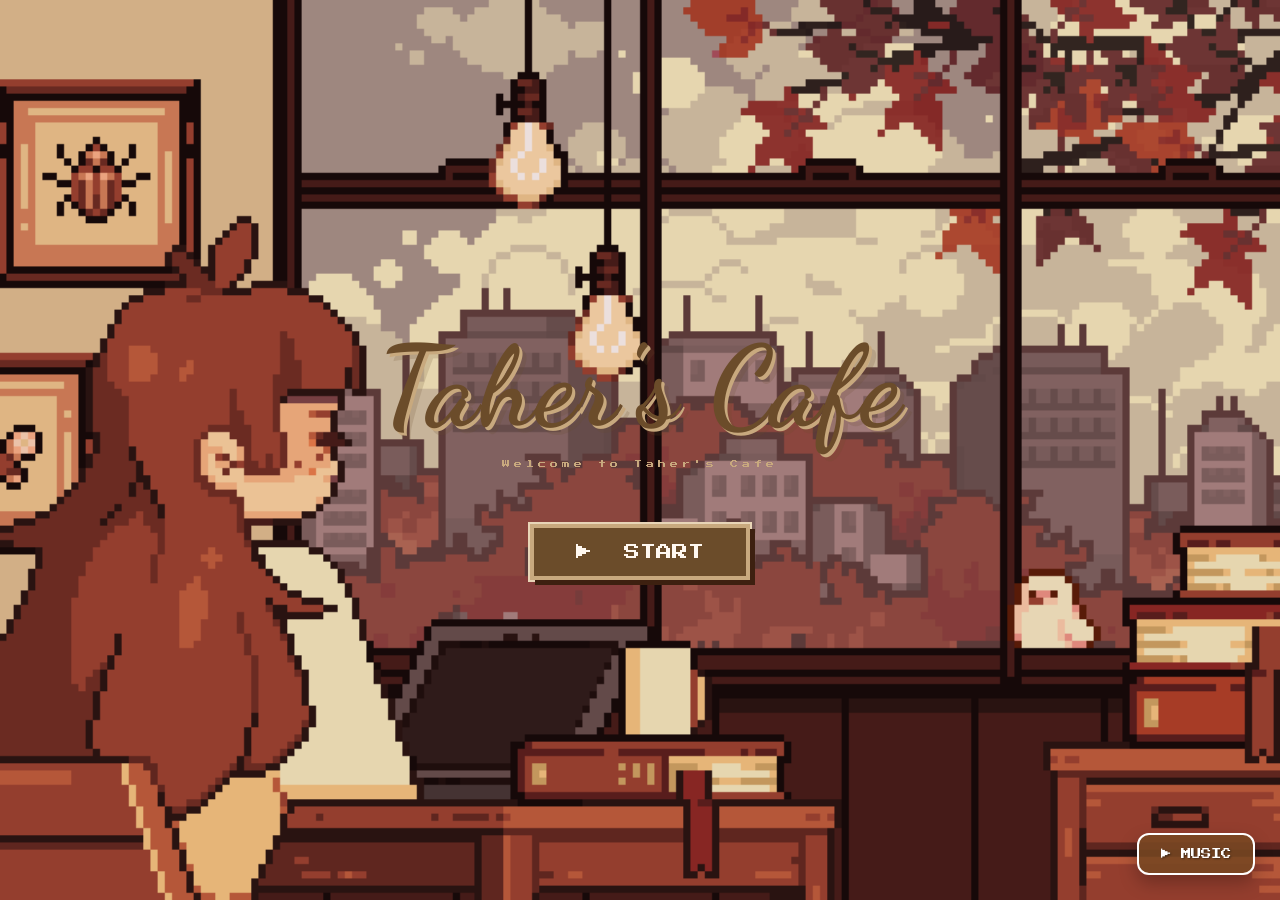
<file: index.html>
<!DOCTYPE html>
<html lang="en">
<head>
  <meta charset="UTF-8">
  <meta name="viewport" content="width=device-width, initial-scale=1.0">
  <title>Taher's Cafe</title>
  <link rel="icon" type="image/gif" href="sleep.gif">
  <link rel="preconnect" href="https://fonts.googleapis.com">
  <link rel="preconnect" href="https://fonts.gstatic.com" crossorigin>
  <link href="https://fonts.googleapis.com/css2?family=Press+Start+2P&family=Dancing+Script:wght@700&display=swap" rel="stylesheet">
  <link rel="stylesheet" href="style.css">

  <style>
    #music-btn {
      position: fixed;
      bottom: 25px;
      right: 25px;
      z-index: 9999;
      padding: 14px 22px;
      font-family: 'Press Start 2P', cursive;
      font-size: 0.65rem;
      color: white;
      background-color: rgba(120, 72, 35, 0.9);
      border: 2px solid white;
      border-radius: 12px;
      cursor: pointer;
      animation: musicFlash 1.2s infinite ease-in-out;
      box-shadow: 0 8px 18px rgba(0, 0, 0, 0.25);
      text-shadow: 1px 1px 2px rgba(0, 0, 0, 0.45);
      transition: transform 0.25s ease, background-color 0.25s ease, box-shadow 0.25s ease;
    }

    #music-btn:hover {
      transform: scale(1.08);
      background-color: rgba(150, 90, 45, 0.95);
      box-shadow: 0 12px 25px rgba(0, 0, 0, 0.35);
    }

    #music-btn:active {
      transform: scale(0.95);
    }

    @keyframes musicFlash {
      0%, 100% {
        opacity: 1;
      }

      50% {
        opacity: 0.75;
      }
    }

    #music-player {
      position: fixed;
      width: 1px;
      height: 1px;
      overflow: hidden;
      opacity: 0;
      pointer-events: none;
      left: -9999px;
      top: -9999px;
    }

    #music-player iframe {
      width: 1px;
      height: 1px;
      border: 0;
    }
  </style>
</head>

<body>

<button id="music-btn" onclick="toggleMusic()">▶ MUSIC</button>

<div id="music-player">
  <iframe
    id="youtube-music"
    src="https://www.youtube.com/embed/53gNFOqDFcE?enablejsapi=1&loop=1&playlist=53gNFOqDFcE"
    title="Background Music"
    allow="autoplay"
  ></iframe>
</div>

<!-- Start screen -->
<div id="start-screen" class="dot-bg" style="background-image: url('start screen.gif'); background-size: cover; background-position: center; background-repeat: no-repeat;">
  <h1 class="start-title">Taher's Cafe</h1>
  <p class="start-tagline">Welcome to Taher's Cafe</p>
  <button id="start-btn" onclick="startPortfolio()">▶ &nbsp;START</button>
</div>

<div id="portfolio" class="dot-bg" style="display:none">

  <nav>
    <span class="nav-title">
      <img src="sleep.gif" alt="mascot" class="nav-mascot"> Taher's Cafe
    </span>

    <div class="nav-links">
      <a href="#menu">[ Menu ]</a>
    </div>
  </nav>

  <main>
    <div class="cafe-scene">
      <img src="tokumei%20%F0%9F%95%8A%EF%B8%8F%20crane%20artist.gif" alt="Teas Cafe pixel art scene">
    </div>

    <div class="welcome-card">
      <h2 class="welcome-title">Welcome to Taher's Cafe</h2>
    </div>

    <section id="menu">
      <h2 class="section-title">Menu</h2>

      <div class="menu-grid">

        <a href="nto1.html" class="menu-item-link">
          <div class="menu-item">
            <img src="%20.gif" alt="NTO 1 - Data">
            <span class="menu-item-name">☕ NTO 1 - Data</span>
            <span class="menu-item-price"></span>
          </div>
        </a>

        <a href="nto2.html" class="menu-item-link">
          <div class="menu-item">
            <img src="piece%20of%20chocolate%20cake%20in%20pixel%20art%20style.jpg" alt="NTO 2 - Cyber Security">
            <span class="menu-item-name">🍫 NTO 2 - Cyber Security</span>
            <span class="menu-item-price"></span>
          </div>
        </a>

        <a href="nto3.html" class="menu-item-link">
          <div class="menu-item">
            <img src="%D0%9C%D0%BE%D1%80%D0%BE%D0%B6%D0%B5%D0%BD%D0%BE%D0%B5%20%D0%BF%D0%B8%D0%BA%D1%81%D0%B5%D0%BB%D1%8C%20%D0%B0%D1%80%D1%82.jpg" alt="NTO 3 - Coding">
            <span class="menu-item-name">🍦 NTO 3 - Coding</span>
            <span class="menu-item-price"></span>
          </div>
        </a>

        <a href="unit4.html" class="menu-item-link">
          <div class="menu-item">
            <img src="%20-4.gif" alt="Unit 4 - Networking">
            <span class="menu-item-name">🍰 Unit 4 - Networking</span>
            <span class="menu-item-price"></span>
          </div>
        </a>

        <a href="unit5.html" class="menu-item-link">
          <div class="menu-item">
            <img src="once%20a%20wildcat%20always%20a%20wildcat%20%E2%9D%A4%20liked%20on%20Polyvore.jpg" alt="Unit 5 - Hardware">
            <span class="menu-item-name">🍨 Unit 5 - Hardware</span>
            <span class="menu-item-price"></span>
          </div>
        </a>

        <a href="unit6.html" class="menu-item-link">
          <div class="menu-item">
            <img src="%20-6.jpg" alt="Unit 6 - Problem Solving">
            <span class="menu-item-name">🥤 Unit 6 - Problem Solving</span>
            <span class="menu-item-price"></span>
          </div>
        </a>

        <a href="unit7.html" class="menu-item-link">
          <div class="menu-item">
            <img src="%20-5.gif" alt="Unit 7 - Digital Employability">
            <span class="menu-item-name">🥞 Unit 7 - Digital Employability</span>
            <span class="menu-item-price"></span>
          </div>
        </a>

        <a href="aboutme.html" class="menu-item-link">
          <div class="menu-item">
            <img src="Cookie.gif" alt="About Me">
            <span class="menu-item-name">BEST ITEM -  About Me</span>
            <span class="menu-item-price"></span>
          </div>
        </a>

      </div>
    </section>

    <section id="about" class="about-section">
      <div class="about-inner">
        <img src="sleep.gif" alt="mascot" class="about-mascot">

        <div class="about-text">
          <h2 class="section-title">About</h2>
          <p>
            I decided to make a Lo-Fi styled cafe website to showcase my work. I used HTML, JavaScript and CSS to make this. This took me a long time to make so I hope you enjoy it.
          </p>
        </div>
      </div>
    </section>

  </main>

  <footer>Taher's Cafe &copy; 2026</footer>
</div>

<script src="script.js"></script>

<script>
  let player;
  let musicPlaying = false;

  const tag = document.createElement("script");
  tag.src = "https://www.youtube.com/iframe_api";
  document.body.appendChild(tag);

  function onYouTubeIframeAPIReady() {
    player = new YT.Player("youtube-music");
  }

  function toggleMusic() {
    const button = document.getElementById("music-btn");

    if (!player) {
      return;
    }

    if (musicPlaying === false) {
      player.playVideo();
      musicPlaying = true;
      button.textContent = "⏸ MUSIC";
    } else {
      player.pauseVideo();
      musicPlaying = false;
      button.textContent = "▶ MUSIC";
    }
  }
</script>

</body>
</html>
</file>
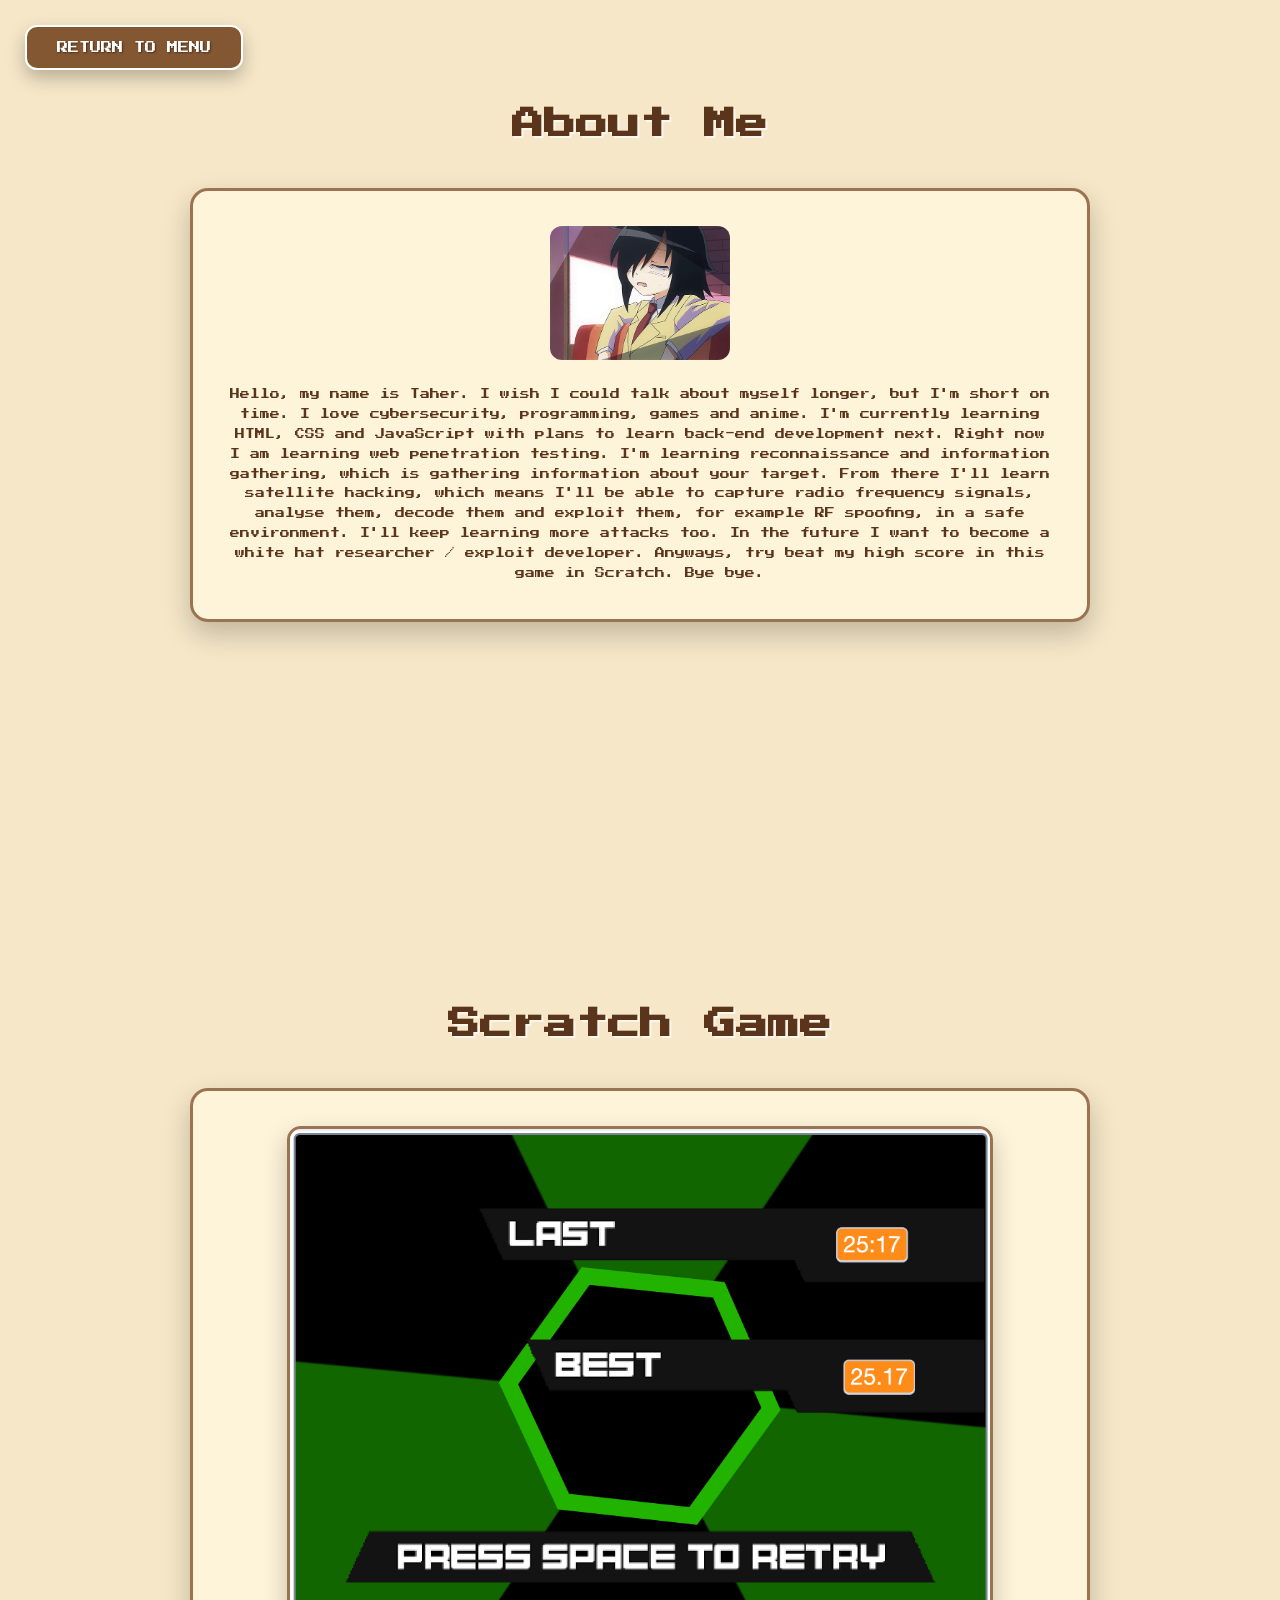
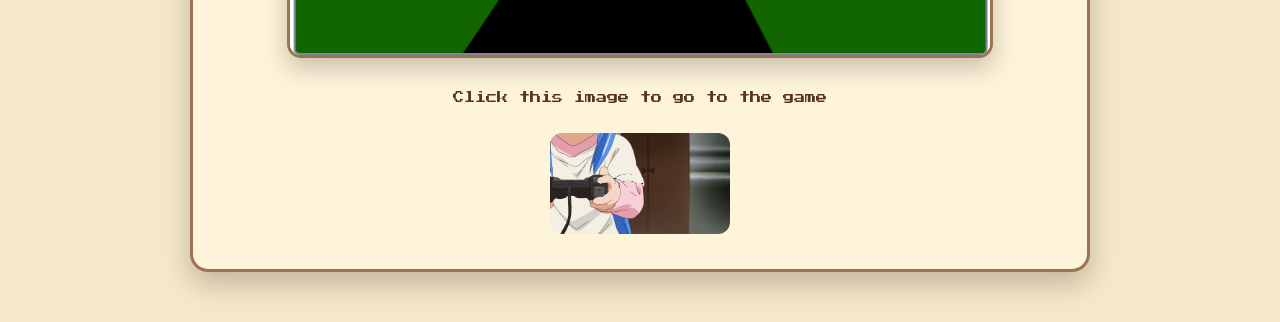
<file: aboutme.html>
<!DOCTYPE html>
<html lang="en">
<head>
  <meta charset="UTF-8">
  <meta name="viewport" content="width=device-width, initial-scale=1.0">
  <title>About Me</title>
  <link rel="icon" type="image/gif" href="sleep.gif">
  <link rel="preconnect" href="https://fonts.googleapis.com">
  <link rel="preconnect" href="https://fonts.gstatic.com" crossorigin>
  <link href="https://fonts.googleapis.com/css2?family=Press+Start+2P&family=Dancing+Script:wght@700&display=swap" rel="stylesheet">

  <style>
    html {
      scroll-behavior: smooth;
    }

    html,
    body {
      margin: 0;
      padding: 0;
      min-height: 100%;
      overflow-x: hidden;
      background-color: #f6e7c8;
      font-family: 'Press Start 2P', cursive;
    }

    .about-page,
    .game-page {
      min-height: 100vh;
      background-color: #f6e7c8;
      display: flex;
      flex-direction: column;
      align-items: center;
      padding: 80px 35px 50px;
      box-sizing: border-box;
      position: relative;
    }

    .return-button {
      position: absolute;
      top: 25px;
      left: 25px;
      padding: 15px 30px;
      font-family: 'Press Start 2P', cursive;
      font-size: 0.7rem;
      color: white;
      background-color: rgba(120, 72, 35, 0.9);
      border: 2px solid white;
      border-radius: 12px;
      text-decoration: none;
      text-shadow: 1px 1px 2px rgba(0, 0, 0, 0.45);
      box-shadow: 0 8px 18px rgba(0, 0, 0, 0.25);
      animation: brownFlash 1s infinite ease-in-out;
      transition: transform 0.25s ease, box-shadow 0.25s ease, background-color 0.25s ease;
    }

    .return-button:hover {
      transform: scale(1.08);
      background-color: rgba(150, 90, 45, 0.95);
      box-shadow: 0 12px 25px rgba(0, 0, 0, 0.35);
    }

    .return-button:active {
      transform: scale(0.95);
    }

    @keyframes brownFlash {
      0%, 100% {
        opacity: 1;
      }

      50% {
        opacity: 0.7;
      }
    }

    .about-title,
    .game-title {
      font-family: 'Press Start 2P', cursive;
      font-size: 2rem;
      color: #5b351b;
      text-align: center;
      margin: 20px 0 40px;
      text-shadow: 2px 2px 0 rgba(255, 255, 255, 0.7);
      line-height: 1.5;
    }

    .about-card,
    .game-card {
      max-width: 900px;
      background-color: rgba(255, 245, 220, 0.9);
      border: 3px solid rgba(120, 72, 35, 0.75);
      border-radius: 18px;
      padding: 35px;
      box-sizing: border-box;
      box-shadow: 0 12px 28px rgba(0, 0, 0, 0.22);
      text-align: center;
      transition: transform 0.35s ease, box-shadow 0.35s ease;
    }

    .about-card:hover,
    .game-card:hover {
      transform: translateY(-6px);
      box-shadow: 0 16px 34px rgba(0, 0, 0, 0.28);
    }

    .about-img {
      max-width: 180px;
      height: auto;
      display: block;
      margin: 0 auto 25px;
      border-radius: 12px;
      transition: transform 0.35s ease, filter 0.35s ease;
    }

    .about-img:hover {
      transform: scale(1.08) translateY(-4px);
      filter: brightness(1.08);
    }

    .about-text {
      font-size: 0.62rem;
      line-height: 2;
      color: #5b351b;
      text-align: center;
      margin: 0;
    }

    .game-image {
      max-width: 85%;
      height: auto;
      display: block;
      margin: 0 auto 30px;
      border-radius: 14px;
      border: 3px solid rgba(120, 72, 35, 0.75);
      box-shadow: 0 10px 24px rgba(0, 0, 0, 0.22);
      transition: transform 0.35s ease, filter 0.35s ease, box-shadow 0.35s ease;
    }

    .game-image:hover {
      transform: scale(1.03);
      filter: brightness(1.08);
      box-shadow: 0 14px 30px rgba(0, 0, 0, 0.3);
    }

    .game-text {
      font-size: 0.7rem;
      line-height: 1.8;
      color: #5b351b;
      text-align: center;
      margin: 0 0 25px;
    }

    .game-link {
      display: inline-block;
      text-decoration: none;
      transition: transform 0.35s ease, filter 0.35s ease;
    }

    .game-link:hover {
      transform: scale(1.08) translateY(-4px);
      filter: brightness(1.1);
    }

    .game-redirect-img {
      max-width: 180px;
      height: auto;
      display: block;
      margin: 0 auto;
      border-radius: 12px;
    }

    @media (max-width: 900px) {
      .about-page,
      .game-page {
        padding: 90px 22px 40px;
      }

      .return-button {
        top: 15px;
        left: 15px;
        font-size: 0.55rem;
        padding: 12px 18px;
      }

      .about-title,
      .game-title {
        font-size: 1.3rem;
      }

      .about-card,
      .game-card {
        padding: 25px;
      }

      .about-text {
        font-size: 0.5rem;
      }

      .game-text {
        font-size: 0.55rem;
      }

      .about-img {
        max-width: 130px;
      }

      .game-image {
        max-width: 95%;
      }

      .game-redirect-img {
        max-width: 130px;
      }
    }
  </style>
</head>

<body>

  <main class="about-page">
    <a href="index.html" class="return-button">RETURN TO MENU</a>

    <h1 class="about-title">About Me</h1>

    <div class="about-card">
      <img src="tired.gif" alt="Tired GIF" class="about-img">

      <p class="about-text">
        Hello, my name is Taher. I wish I could talk about myself longer, but I'm short on time. I love cybersecurity, programming, games and anime. I'm currently learning HTML, CSS and JavaScript with plans to learn back-end development next. Right now I am learning web penetration testing. I'm learning reconnaissance and information gathering, which is gathering information about your target. From there I'll learn satellite hacking, which means I'll be able to capture radio frequency signals, analyse them, decode them and exploit them, for example RF spoofing, in a safe environment. I'll keep learning more attacks too. In the future I want to become a white hat researcher / exploit developer. Anyways, try beat my high score in this game in Scratch. Bye bye.
      </p>
    </div>
  </main>

  <section class="game-page">
    <h1 class="game-title">Scratch Game</h1>

    <div class="game-card">
      <img src="Game.png" alt="Scratch Game Preview" class="game-image">

      <p class="game-text">
        Click this image to go to the game
      </p>

      <a 
        href="https://scratch.mit.edu/projects/354714720/fullscreen/" 
        target="_blank" 
        class="game-link"
      >
        <img src="game redirect.gif" alt="Go to Scratch Game" class="game-redirect-img">
      </a>
    </div>
  </section>

</body>
</html>
</file>
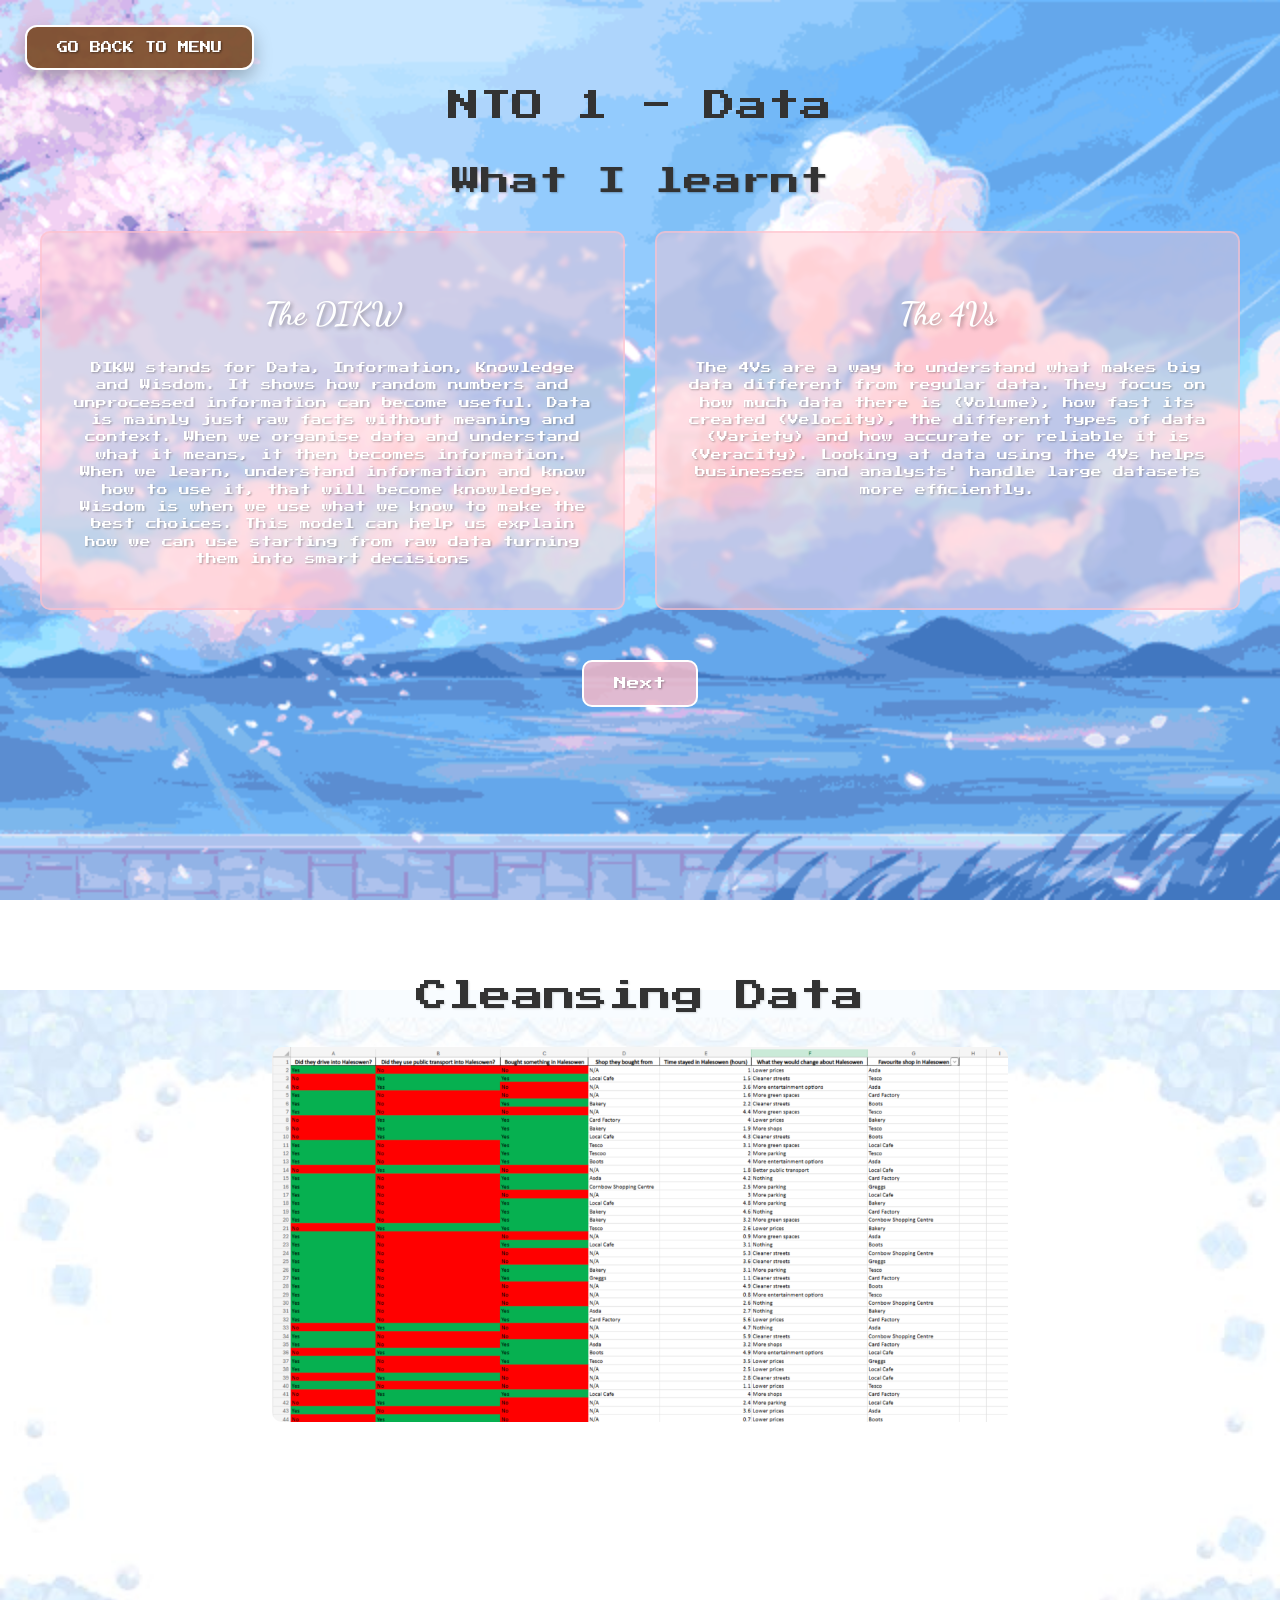
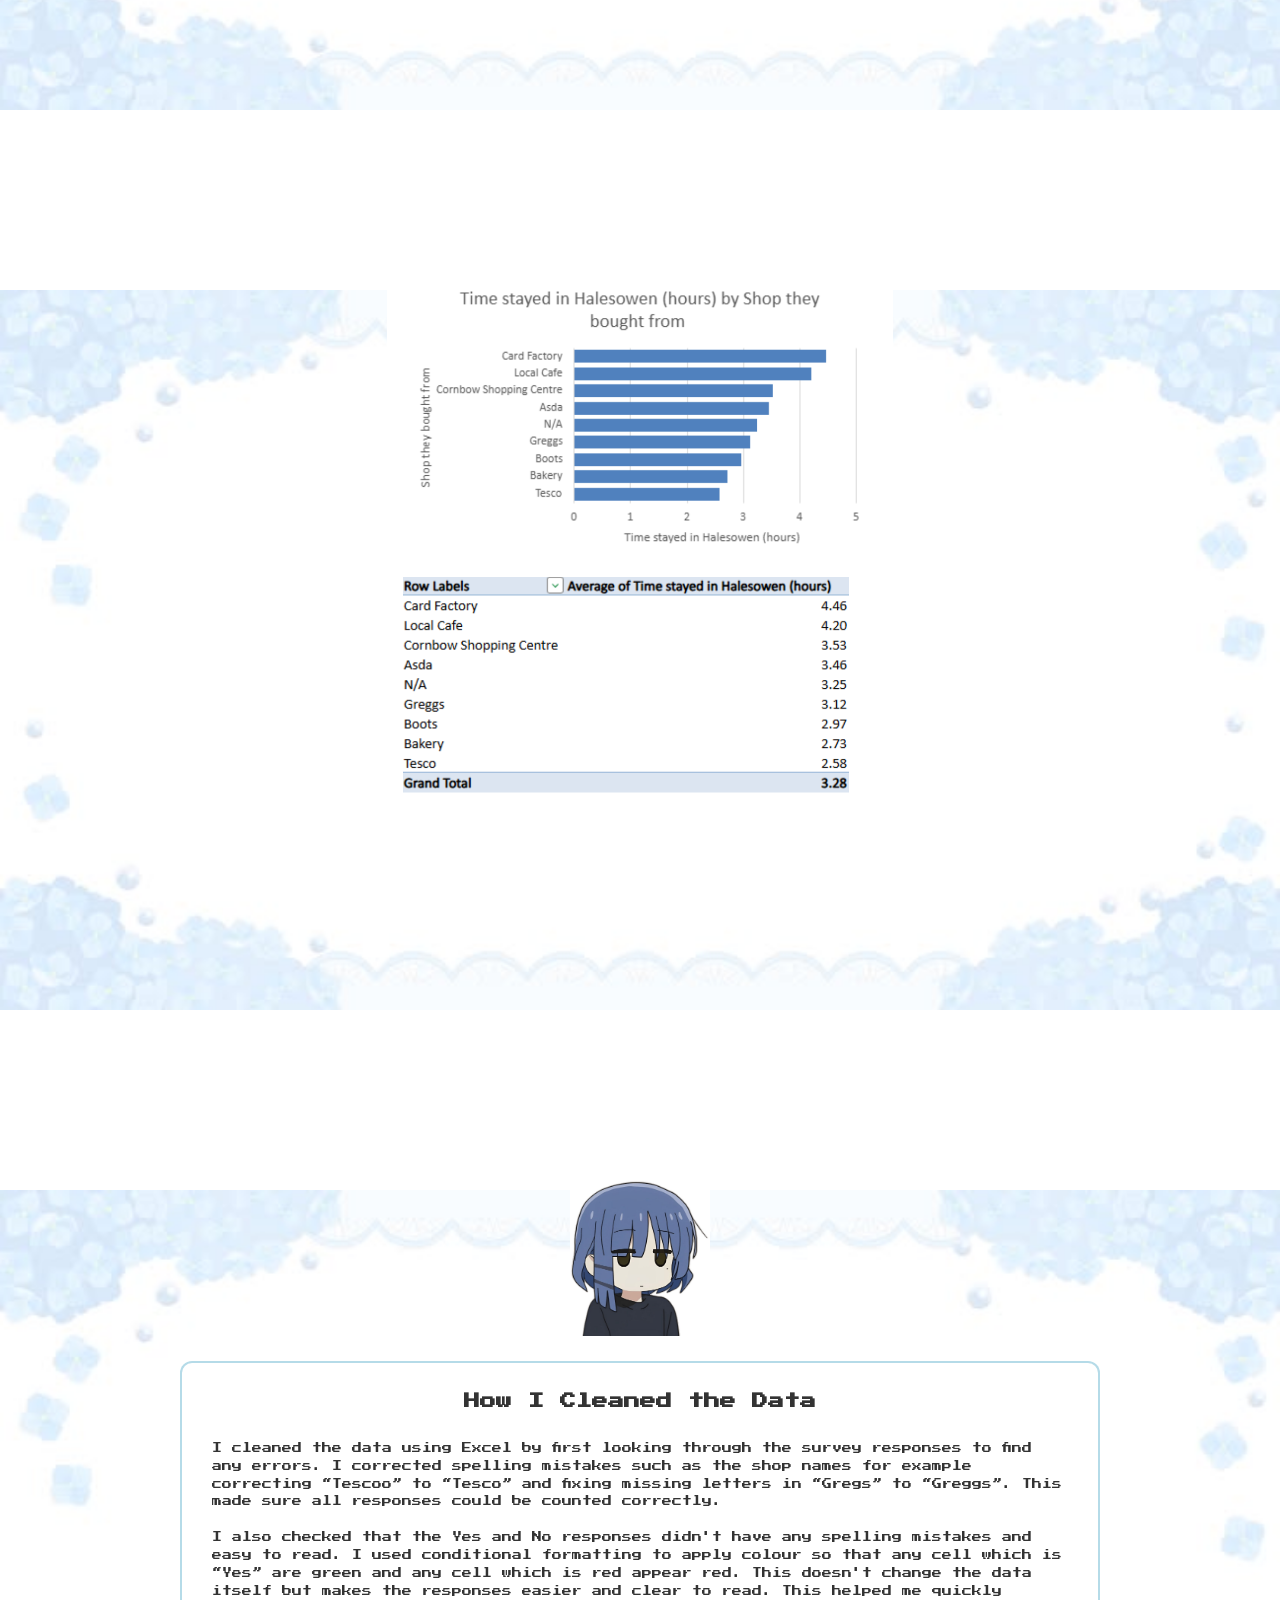
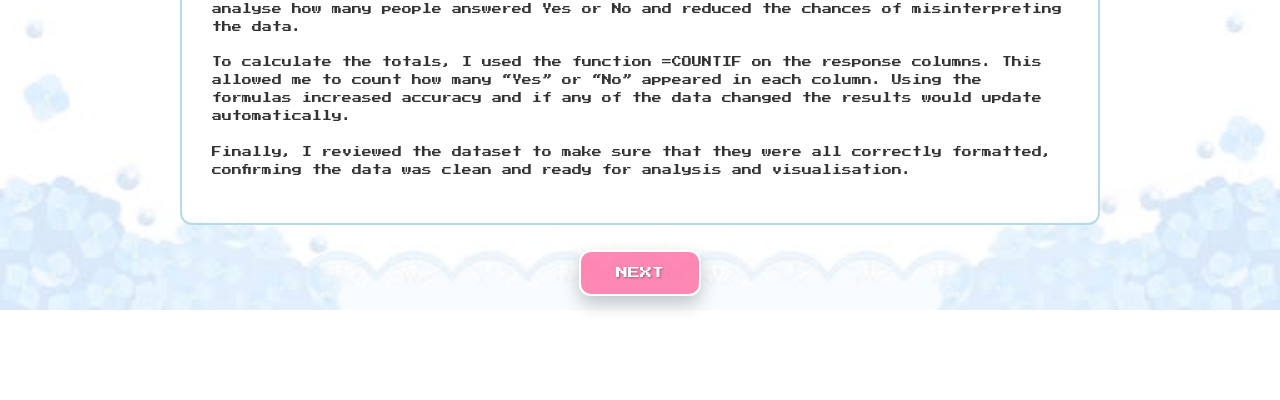
<file: nto1.html>
<!DOCTYPE html>
<html lang="en">
<head>
  <meta charset="UTF-8">
  <meta name="viewport" content="width=device-width, initial-scale=1.0">
  <title>NTO 1 - Data</title>
  <link rel="icon" type="image/jpeg" href="%20.jpg">
  <link rel="preconnect" href="https://fonts.googleapis.com">
  <link rel="preconnect" href="https://fonts.gstatic.com" crossorigin>
  <link href="https://fonts.googleapis.com/css2?family=Press+Start+2P&family=Dancing+Script:wght@700&display=swap" rel="stylesheet">

  <style>
    html {
      scroll-behavior: smooth;
    }

    html,
    body {
      margin: 0;
      padding: 0;
      overflow-x: hidden;
      overflow-y: auto;
      height: auto;
      background: white;
    }

    .page1-container {
      min-height: 100vh;
      background-image: url('%20-6.gif');
      background-size: cover;
      background-position: center;
      background-repeat: no-repeat;
      position: relative;
    }

    .top-left-menu-button {
      position: absolute;
      top: 25px;
      left: 25px;
      z-index: 10;
    }

    .page-content {
      min-height: 100vh;
      display: flex;
      flex-direction: column;
      justify-content: flex-start;
      padding-top: 90px;
      box-sizing: border-box;
      position: relative;
    }

    .page1-title {
      font-family: 'Press Start 2P', cursive;
      margin: 0;
      text-align: center;
      font-weight: normal;
      color: #333;
    }

    .learn-heading {
      font-family: 'Press Start 2P', cursive;
      font-size: 1.8rem;
      color: #333;
      font-weight: normal;
      text-shadow: 1px 1px 2px rgba(0, 0, 0, 0.25);
      margin: 45px 0 25px 0;
      text-align: center;
    }

    .boxes-container {
      display: grid;
      grid-template-columns: 1fr 1fr;
      gap: 30px;
      padding: 0 40px;
      margin-top: 10px;
    }

    .content-box {
      background-color: rgba(255, 192, 203, 0.4);
      backdrop-filter: blur(2px);
      border-radius: 10px;
      padding: 30px;
      min-height: 300px;
      display: flex;
      flex-direction: column;
      border: 2px solid rgba(255, 192, 203, 0.6);
      transition: transform 0.35s ease, box-shadow 0.35s ease, background-color 0.35s ease;
    }

    .content-box:hover {
      transform: translateY(-7px);
      box-shadow: 0 14px 28px rgba(0, 0, 0, 0.25);
      background-color: rgba(255, 192, 203, 0.5);
    }

    .box-title {
      font-family: 'Dancing Script', cursive;
      font-size: 2rem;
      color: white;
      margin-bottom: 15px;
      text-shadow: 2px 2px 4px rgba(0, 0, 0, 0.3);
      transition: opacity 0.8s ease-in-out, transform 0.8s ease-in-out;
      text-align: center;
    }

    .box-text {
      font-family: 'Press Start 2P', cursive;
      font-size: 0.68rem;
      color: white;
      line-height: 1.6;
      text-shadow: 1px 1px 2px rgba(0, 0, 0, 0.3);
      transition: opacity 0.8s ease-in-out, transform 0.8s ease-in-out;
      text-align: center;
    }

    .fade-out {
      opacity: 0;
      transform: translateY(10px);
    }

    .next-button {
      margin-top: 30px;
      padding: 15px 30px;
      font-family: 'Press Start 2P', cursive;
      font-size: 0.8rem;
      background-color: rgba(255, 192, 203, 0.8);
      color: white;
      border: 2px solid white;
      border-radius: 10px;
      cursor: pointer;
      text-shadow: 1px 1px 2px rgba(0, 0, 0, 0.3);
      animation: flash 0.8s infinite;
      transition: transform 0.25s ease, box-shadow 0.25s ease, background-color 0.25s ease;
    }

    @keyframes flash {
      0%, 100% {
        opacity: 1;
      }

      50% {
        opacity: 0.65;
      }
    }

    .next-button:hover {
      transform: scale(1.08);
      box-shadow: 0 8px 18px rgba(0, 0, 0, 0.25);
      background-color: rgba(255, 170, 195, 0.9);
    }

    .next-button:active {
      transform: scale(0.95);
    }

    .button-container {
      display: flex;
      justify-content: center;
      padding: 0 40px;
      margin-top: 20px;
    }

    .page2,
    .page3,
    .page4 {
      min-height: 100vh;
      background-color: white;
      background-image: url("background.jpg");
      background-size: contain;
      background-position: center;
      background-repeat: no-repeat;
      position: relative;
      display: flex;
      flex-direction: column;
      justify-content: flex-start;
      align-items: center;
      padding: 60px 40px 40px;
      box-sizing: border-box;
    }

    .page2-content,
    .page3-content,
    .page4-content {
      text-align: center;
      max-width: 1000px;
      width: 100%;
      padding: 20px 40px;
      position: relative;
      z-index: 2;
      box-sizing: border-box;
    }

    .page2-title {
      font-family: 'Press Start 2P', cursive;
      font-size: 2rem;
      color: #333;
      font-weight: normal;
      text-align: center;
      margin: 0 0 35px 0;
      text-shadow: 1px 1px 2px rgba(0, 0, 0, 0.15);
    }

    .cleansing-image {
      max-width: 80%;
      height: auto;
      display: block;
      margin: 0 auto;
      border-radius: 10px;
      transition: transform 0.4s ease, filter 0.4s ease, box-shadow 0.4s ease;
    }

    .page3-image {
      max-width: 55%;
      height: auto;
      display: block;
      margin: 0 auto;
      border-radius: 10px;
      transition: transform 0.4s ease, filter 0.4s ease, box-shadow 0.4s ease;
    }

    .cleansing-image:hover,
    .page3-image:hover,
    .page4-image:hover {
      transform: scale(1.03);
      filter: brightness(1.08);
      box-shadow: 0 12px 28px rgba(0, 0, 0, 0.22);
    }

    .page4-text-box {
      margin: 0 auto 25px;
      max-width: 950px;
      background-color: rgba(255, 255, 255, 0.78);
      border: 2px solid rgba(173, 216, 230, 0.9);
      border-radius: 12px;
      padding: 25px 30px;
      box-sizing: border-box;
      transition: transform 0.35s ease, box-shadow 0.35s ease, background-color 0.35s ease;
    }

    .page4-text-box:hover {
      transform: translateY(-7px);
      box-shadow: 0 14px 28px rgba(0, 0, 0, 0.25);
      background-color: rgba(255, 255, 255, 0.86);
    }

    .page4-text-title {
      font-family: 'Press Start 2P', cursive;
      font-size: 1rem;
      color: #333;
      text-align: center;
      margin: 0 0 25px 0;
      line-height: 1.7;
    }

    .page4-text {
      font-family: 'Press Start 2P', cursive;
      font-size: 0.62rem;
      color: #333;
      line-height: 1.8;
      text-align: left;
      margin: 0 0 18px 0;
    }

    .page4-image {
      max-width: 140px;
      height: auto;
      display: block;
      margin: 0 auto 25px;
      transition: transform 0.4s ease, filter 0.4s ease, box-shadow 0.4s ease;
    }

    .button-row {
      display: flex;
      justify-content: center;
      align-items: center;
      gap: 18px;
      flex-wrap: wrap;
      margin-top: 15px;
    }

    .topic-next-button {
      display: inline-block;
      padding: 15px 35px;
      font-family: 'Press Start 2P', cursive;
      font-size: 0.75rem;
      color: white;
      background-color: rgba(255, 120, 170, 0.88);
      border: 2px solid white;
      border-radius: 12px;
      text-decoration: none;
      text-shadow: 1px 1px 2px rgba(0, 0, 0, 0.35);
      box-shadow: 0 8px 18px rgba(0, 0, 0, 0.22);
      transition: transform 0.25s ease, box-shadow 0.25s ease, background-color 0.25s ease;
      animation: nextPulse 1.3s infinite ease-in-out;
    }

    .topic-next-button:hover {
      transform: scale(1.08);
      background-color: rgba(255, 90, 150, 0.95);
      box-shadow: 0 12px 25px rgba(0, 0, 0, 0.3);
    }

    .menu-back-button {
      display: inline-block;
      padding: 15px 30px;
      font-family: 'Press Start 2P', cursive;
      font-size: 0.7rem;
      color: white;
      background-color: rgba(120, 72, 35, 0.9);
      border: 2px solid white;
      border-radius: 12px;
      text-decoration: none;
      text-shadow: 1px 1px 2px rgba(0, 0, 0, 0.45);
      box-shadow: 0 8px 18px rgba(0, 0, 0, 0.25);
      animation: brownFlash 1s infinite ease-in-out;
      transition: transform 0.25s ease, box-shadow 0.25s ease, background-color 0.25s ease;
    }

    .menu-back-button:hover {
      transform: scale(1.08);
      background-color: rgba(150, 90, 45, 0.95);
      box-shadow: 0 12px 25px rgba(0, 0, 0, 0.35);
    }

    .menu-back-button:active,
    .topic-next-button:active {
      transform: scale(0.95);
    }

    @keyframes brownFlash {
      0%, 100% {
        opacity: 1;
      }

      50% {
        opacity: 0.7;
      }
    }

    @keyframes nextPulse {
      0%, 100% {
        opacity: 1;
      }

      50% {
        opacity: 0.75;
      }
    }

    .scroll-reveal {
      opacity: 0;
      transform: translateY(45px);
      transition: opacity 0.8s ease, transform 0.8s ease;
    }

    .scroll-reveal.show {
      opacity: 1;
      transform: translateY(0);
    }

    @media (max-width: 900px) {
      .top-left-menu-button {
        top: 15px;
        left: 15px;
      }

      .boxes-container {
        grid-template-columns: 1fr;
      }

      .page-content {
        padding-top: 50px;
      }

      .page2,
      .page3,
      .page4 {
        background-size: contain;
        padding-top: 40px;
      }

      .cleansing-image,
      .page3-image {
        max-width: 95%;
      }

      .page4-text {
        font-size: 0.55rem;
      }

      .page4-image {
        max-width: 110px;
      }

      .topic-next-button,
      .menu-back-button {
        font-size: 0.58rem;
        padding: 13px 20px;
      }
    }
  </style>
</head>

<body>

  <div class="page1-container scroll-reveal">
    <a href="index.html" class="menu-back-button top-left-menu-button">GO BACK TO MENU</a>

    <div class="page-content">
      <h1 class="page1-title">NTO 1 - Data</h1>
      <h2 class="learn-heading">What I learnt</h2>

      <div class="boxes-container">
        <div class="content-box">
          <h3 class="box-title" id="title1">The DIKW</h3>
          <p class="box-text" id="text1">DIKW stands for Data, Information, Knowledge and Wisdom. It shows how random numbers and unprocessed information can become useful. Data is mainly just raw facts without meaning and context. When we organise data and understand what it means, it then becomes information. When we learn, understand information and know how to use it, that will become knowledge. Wisdom is when we use what we know to make the best choices. This model can help us explain how we can use starting from raw data turning them into smart decisions</p>
        </div>

        <div class="content-box">
          <h3 class="box-title" id="title2">The 4Vs</h3>
          <p class="box-text" id="text2">The 4Vs are a way to understand what makes big data different from regular data. They focus on how much data there is (Volume), how fast its created (Velocity), the different types of data (Variety) and how accurate or reliable it is (Veracity). Looking at data using the 4Vs helps businesses and analysts' handle large datasets more efficiently.</p>
        </div>
      </div>

      <div class="button-container">
        <button class="next-button" onclick="transitionContent()">Next</button>
      </div>
    </div>
  </div>

  <div class="page2 scroll-reveal">
    <div class="page2-content">
      <h1 class="page2-title">Cleansing Data</h1>

      <img 
        src="Screenshot 2026-05-20 at 14.38.47.png" 
        alt="Cleansing Data Screenshot" 
        class="cleansing-image"
      >
    </div>
  </div>

  <div class="page3 scroll-reveal">
    <div class="page3-content">
      <img 
        src="Data.png" 
        alt="Cleaned Data Screenshot" 
        class="page3-image"
      >
    </div>
  </div>

  <div class="page4 scroll-reveal">
    <div class="page4-content">
      <img 
        src="𝐘𝐚𝐦𝐚𝐝𝐚 𝐑𝐲𝐨𝐮.png" 
        alt="Yamada Ryou" 
        class="page4-image"
      >

      <div class="page4-text-box">
        <h2 class="page4-text-title">How I Cleaned the Data</h2>

        <p class="page4-text">
          I cleaned the data using Excel by first looking through the survey responses to find any errors. I corrected spelling mistakes such as the shop names for example correcting “Tescoo” to “Tesco” and fixing missing letters in “Gregs” to “Greggs”. This made sure all responses could be counted correctly.
        </p>

        <p class="page4-text">
          I also checked that the Yes and No responses didn't have any spelling mistakes and easy to read. I used conditional formatting to apply colour so that any cell which is “Yes” are green and any cell which is red appear red. This doesn't change the data itself but makes the responses easier and clear to read. This helped me quickly analyse how many people answered Yes or No and reduced the chances of misinterpreting the data.
        </p>

        <p class="page4-text">
          To calculate the totals, I used the function =COUNTIF on the response columns. This allowed me to count how many “Yes” or “No” appeared in each column. Using the formulas increased accuracy and if any of the data changed the results would update automatically.
        </p>

        <p class="page4-text">
          Finally, I reviewed the dataset to make sure that they were all correctly formatted, confirming the data was clean and ready for analysis and visualisation.
        </p>
      </div>

      <div class="button-row">
        <a href="nto2.html" class="topic-next-button">NEXT</a>
      </div>
    </div>
  </div>

  <script>
    let currentPage = 0;

    const content = {
      0: {
        title1: "The DIKW",
        text1: "DIKW stands for Data, Information, Knowledge and Wisdom. It shows how random numbers and unprocessed information can become useful. Data is mainly just raw facts without meaning and context. When we organise data and understand what it means, it then becomes information. When we learn, understand information and know how to use it, that will become knowledge. Wisdom is when we use what we know to make the best choices. This model can help us explain how we can use starting from raw data turning them into smart decisions",
        title2: "The 4Vs",
        text2: "The 4Vs are a way to understand what makes big data different from regular data. They focus on how much data there is (Volume), how fast its created (Velocity), the different types of data (Variety) and how accurate or reliable it is (Veracity). Looking at data using the 4Vs helps businesses and analysts' handle large datasets more efficiently."
      },

      1: {
        title1: "Data Classification",
        text1: "Data classification is the process of organising data into categories or groups, so it becomes easier to manage and use. Examples of data classifications are structured, unstructured, qualitative and quantitative, which are different types of ways of displaying data.",
        title2: "Primary and Secondary Data",
        text2: "Primary data is information collected directly by a researcher for a specific purpose. It is original and has not been gathered or analysed before. This type of data is created to answer questions and solve problems, making the information very relevant and Secondary data is information that has already been collected and processed. Instead of gathering the data first, researchers use what is already available through sources like reports and publications."
      },

      2: {
        title1: "What is Data?",
        text1: "In the DIKW model, data is raw, unprocessed data that is not organised with lack of context or any meaning on their own. It serves as a starting point of the pyramid, representing symbols and signals. Data by itself doesn't provide clarity until it is collected then organised and then interpreted to form the information. Data can come in many different forms and from different sources, but without proper context or analysis, it remains meaningless simply nothing.",
        title2: "What is Information?",
        text2: "Information is created when raw data is processed then organised, and given context, making the unorganised data something important that can help people easily understand what is happening or what has happened. This process involves categorising, and interpreting data to answer questions like who, what, where, and when, providing more clarity to understand the data."
      },

      3: {
        title1: "What is Knowledge?",
        text1: "Knowledge is the understanding gained from processing and interpreting information, often through experience, learning, or reflection. It involves recognising patterns and making decisions to solve problems. In the DIKW hierarchy, knowledge serves as a 'middleman' between information and wisdom, turning the organised information into important information that we can use in our day-to-day lives.",
        title2: "What is Wisdom?",
        text2: "Wisdom is the pinnacle of the DIKW hierarchy, representing the ability to apply knowledge accurately to make the best decisions that consider long-term goals. It involves not just knowing what to do but understanding why and how we do it. It is not about possessing information or knowledge but about making good judgments in applying that knowledge to achieve outcomes while reducing harm and risk."
      },

      4: {
        title1: "What is Volume?",
        text1: "Volume is the huge amount of data that organisations need to collect every day from sources like websites, apps, social media and smart devices. In big data, it can be so much to the point it can reach up to terabytes or even petabytes, this makes storing and managing the data a big challenge.",
        title2: "What is Velocity?",
        text2: "Velocity is the speed at which data is created, collected and processed. Today, data comes in constantly from places like social media, financial transactions, sensors and smart devices. Handling this fast flow of information well is important, especially companies that need to make quick decisions."
      },

      5: {
        title1: "What is Variety?",
        text1: "Variety is about the different types of data that organisations use. This includes structured data like databases, semi-structured data like emails or XML files, and unstructured data like social media posts, videos, etc. In big data, variety is important because useful information can come from many sources and formats.",
        title2: "What is Veracity?",
        text2: "Veracity means how accurate, reliable and trustworthy the data is. Not all data is perfect as some can be wrong, outdated or missing information. In big data, where information comes from many places, it's important to keep data accurate so decisions are based on the right information."
      }
    };

    function transitionContent() {
      const title1 = document.getElementById('title1');
      const text1 = document.getElementById('text1');
      const title2 = document.getElementById('title2');
      const text2 = document.getElementById('text2');

      title1.classList.add('fade-out');
      text1.classList.add('fade-out');
      title2.classList.add('fade-out');
      text2.classList.add('fade-out');

      setTimeout(() => {
        currentPage++;

        if (currentPage > 5) {
          currentPage = 0;
        }

        title1.textContent = content[currentPage].title1;
        text1.textContent = content[currentPage].text1;
        title2.textContent = content[currentPage].title2;
        text2.textContent = content[currentPage].text2;

        title1.classList.remove('fade-out');
        text1.classList.remove('fade-out');
        title2.classList.remove('fade-out');
        text2.classList.remove('fade-out');
      }, 800);
    }

    const revealElements = document.querySelectorAll('.scroll-reveal');

    function revealOnScroll() {
      revealElements.forEach((element) => {
        const elementTop = element.getBoundingClientRect().top;
        const windowHeight = window.innerHeight;

        if (elementTop < windowHeight - 100) {
          element.classList.add('show');
        }
      });
    }

    window.addEventListener('scroll', revealOnScroll);
    window.addEventListener('load', revealOnScroll);
  </script>

</body>
</html>
</file>
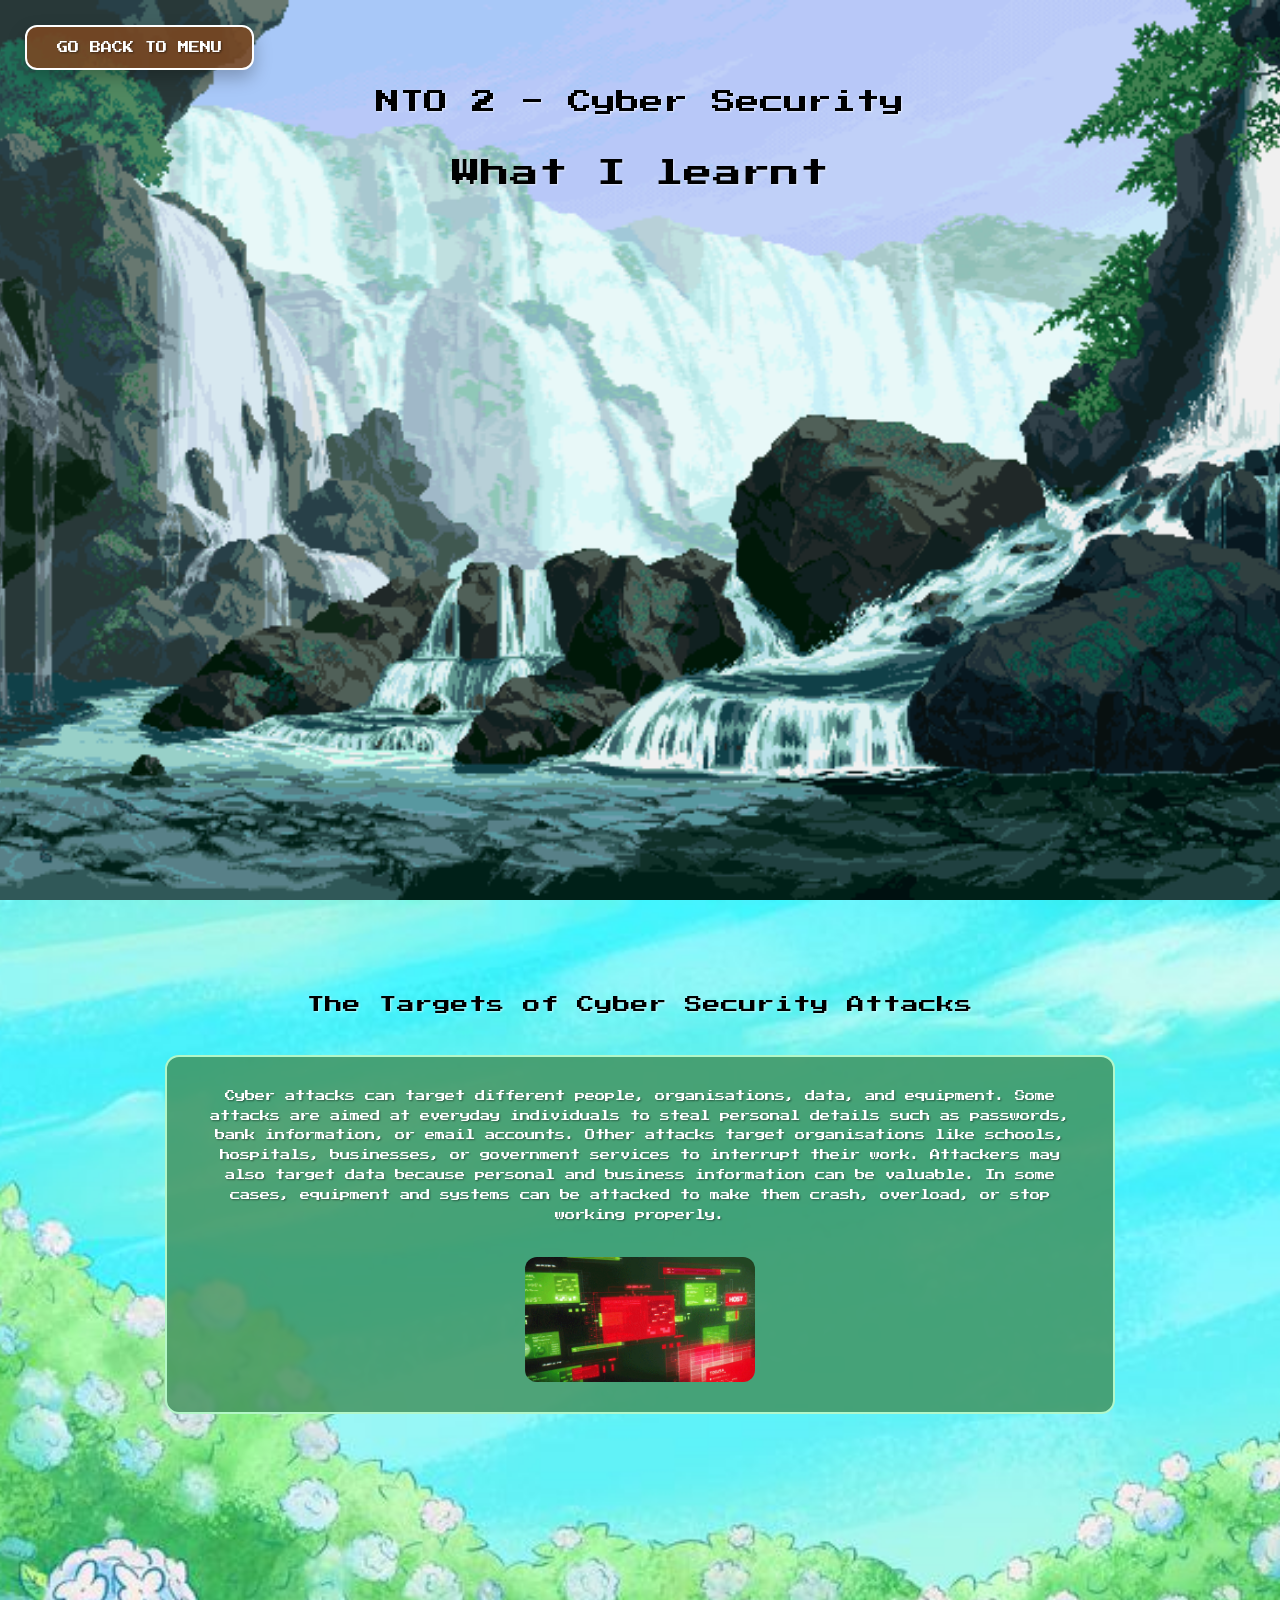
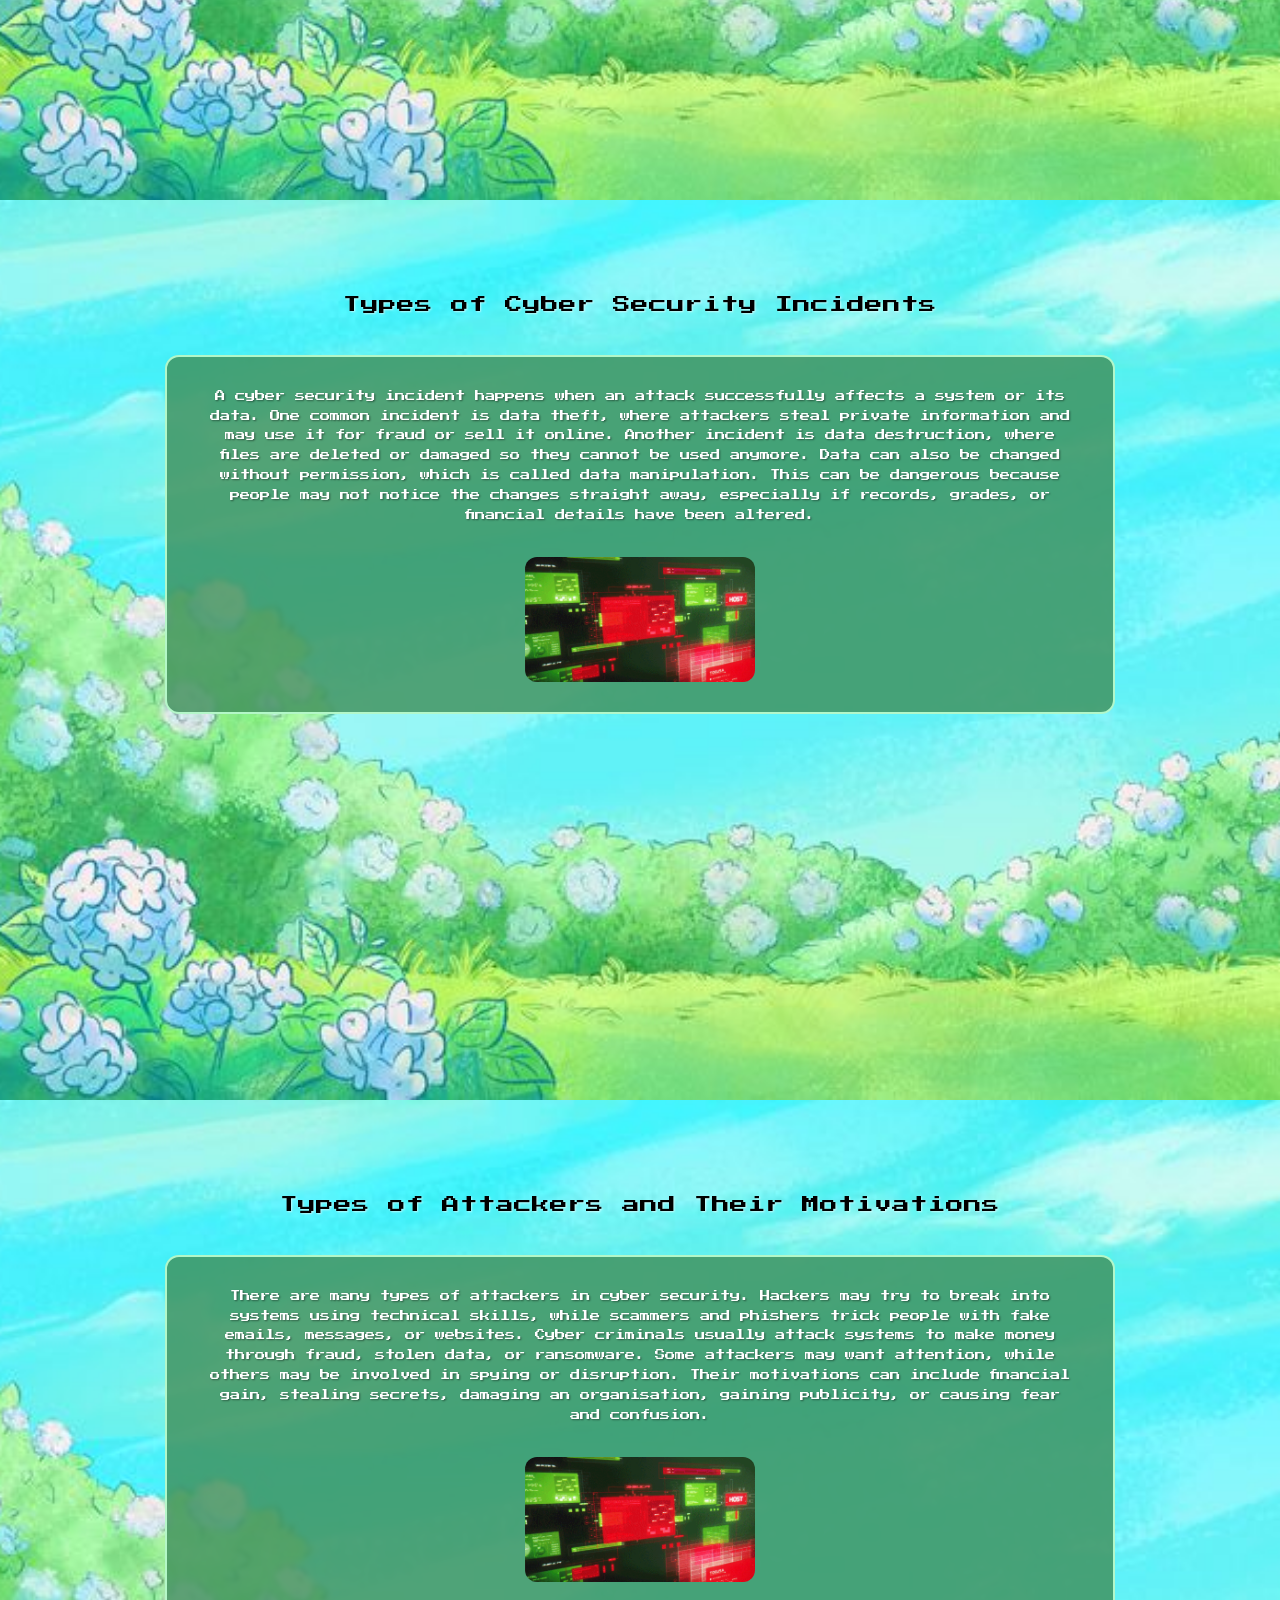
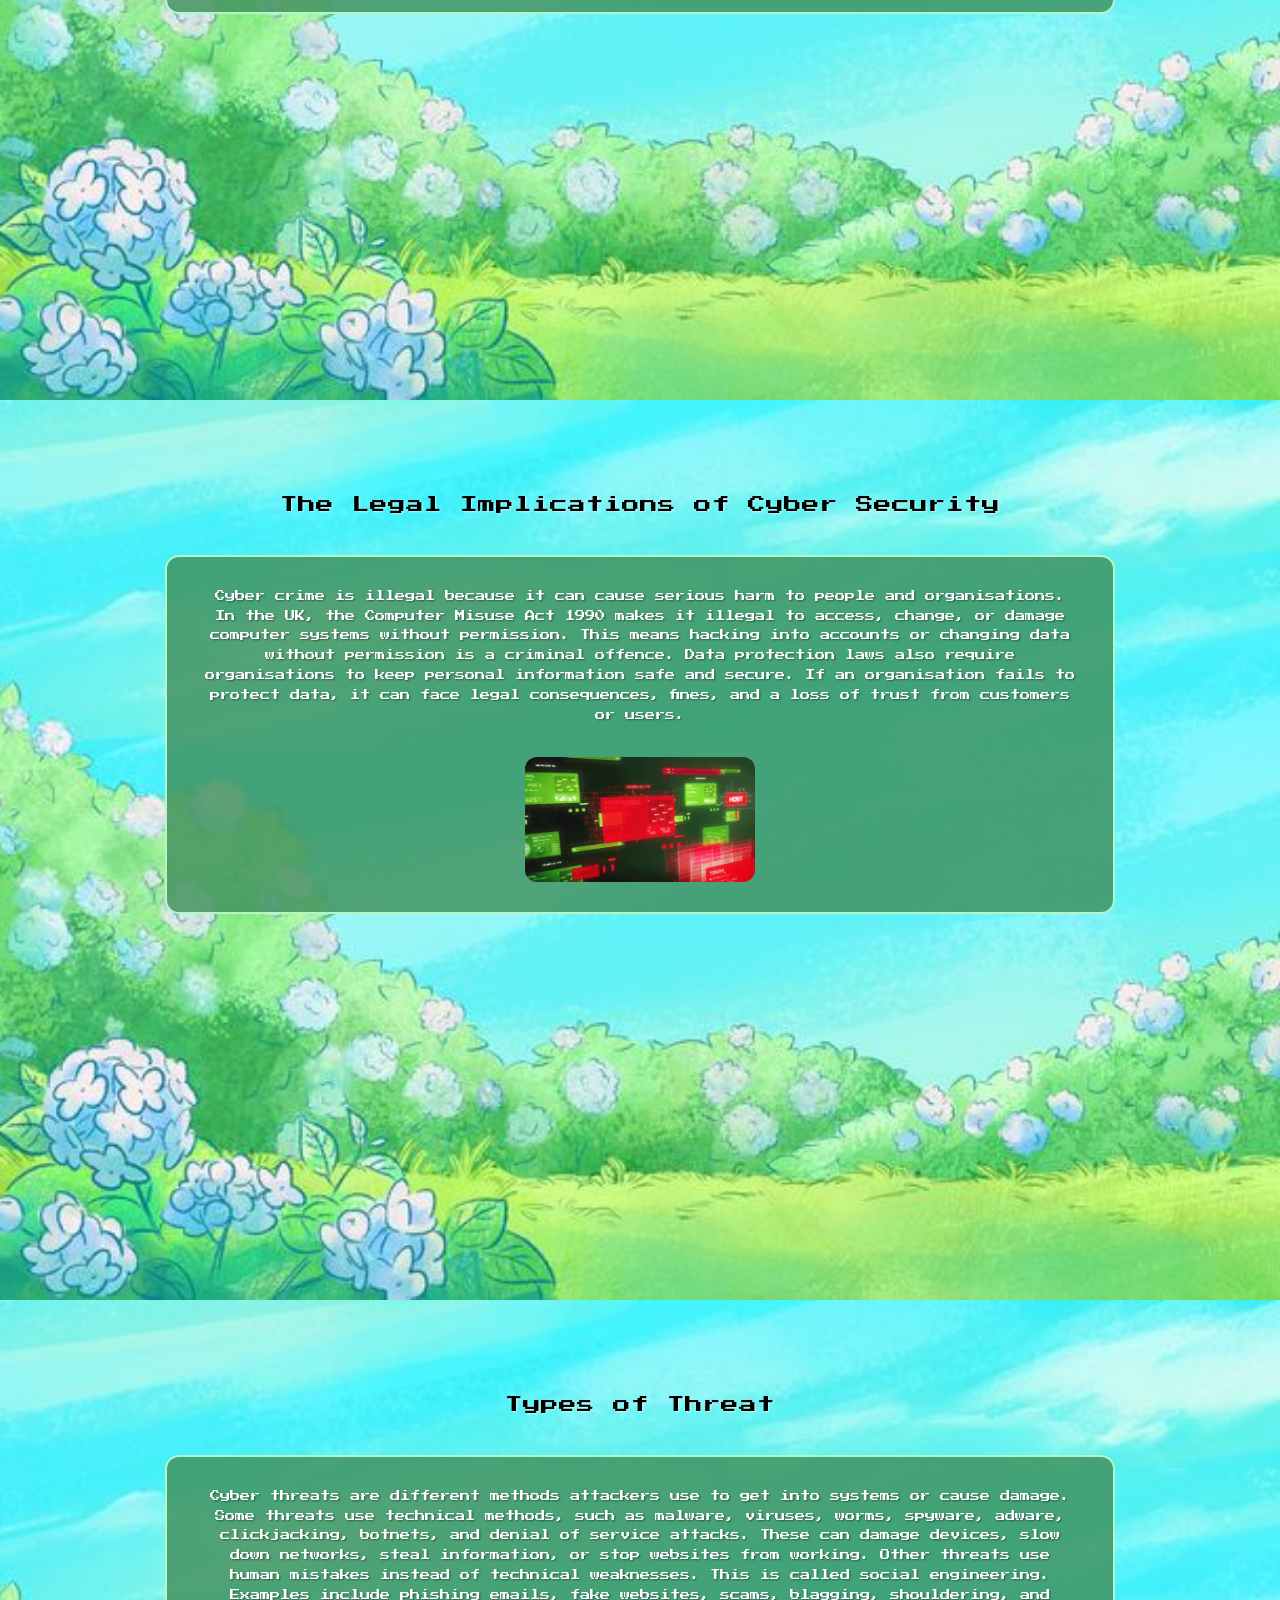
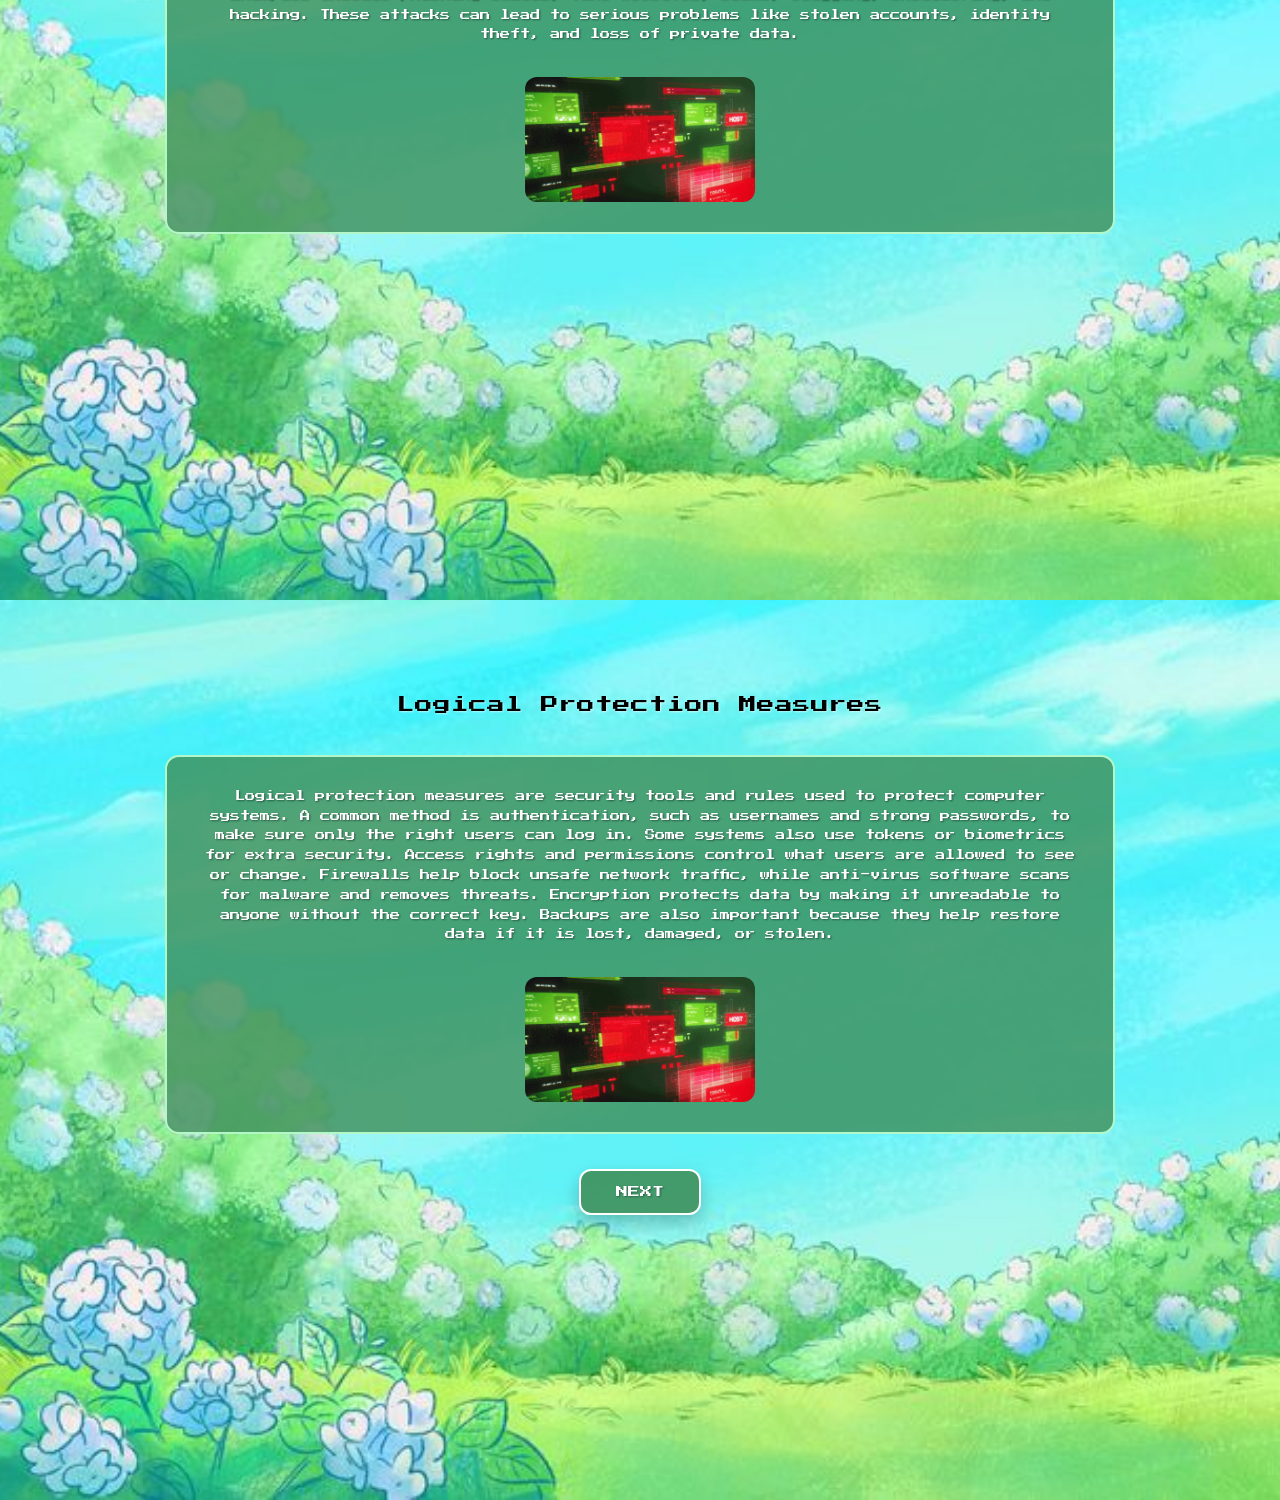
<file: nto2.html>
<!DOCTYPE html>
<html lang="en">
<head>
  <meta charset="UTF-8">
  <meta name="viewport" content="width=device-width, initial-scale=1.0">
  <title>NTO 2 - Cyber Security</title>
  <link rel="icon" type="image/jpeg" href="%20.jpg">
  <link rel="preconnect" href="https://fonts.googleapis.com">
  <link rel="preconnect" href="https://fonts.gstatic.com" crossorigin>
  <link href="https://fonts.googleapis.com/css2?family=Press+Start+2P&family=Dancing+Script:wght@700&display=swap" rel="stylesheet">

  <style>
    html {
      scroll-behavior: smooth;
    }

    html,
    body {
      margin: 0;
      padding: 0;
      overflow-x: hidden;
      overflow-y: auto;
      height: auto;
      background: white;
    }

    .page1 {
      min-height: 100vh;
      background-image: url("Waterfall.gif");
      background-size: cover;
      background-position: center;
      background-repeat: no-repeat;

      display: flex;
      flex-direction: column;
      justify-content: flex-start;
      align-items: center;

      padding: 90px 40px 40px;
      box-sizing: border-box;
      position: relative;
    }

    .top-left-menu-button {
      position: absolute;
      top: 25px;
      left: 25px;
      z-index: 10;
    }

    .info-page {
      min-height: 100vh;
      background-image: url("grass.jpg");
      background-size: cover;
      background-position: center;
      background-repeat: no-repeat;
      background-attachment: fixed;

      display: flex;
      flex-direction: column;
      justify-content: flex-start;
      align-items: center;

      padding: 90px 40px 40px;
      box-sizing: border-box;
    }

    .main-title {
      font-family: 'Press Start 2P', cursive;
      margin: 0;
      text-align: center;
      font-weight: normal;
      color: black;
      text-shadow: 1px 1px 2px rgba(255, 255, 255, 0.6);
    }

    .learn-heading {
      font-family: 'Press Start 2P', cursive;
      font-size: 1.8rem;
      color: black;
      font-weight: normal;
      text-align: center;
      margin: 45px 0 25px 0;
      text-shadow: 1px 1px 2px rgba(255, 255, 255, 0.6);
    }

    .page-title {
      font-family: 'Press Start 2P', cursive;
      font-size: 1.1rem;
      color: black;
      font-weight: normal;
      text-align: center;
      line-height: 1.7;
      margin: 0 0 35px 0;
      max-width: 1000px;
      text-shadow: 1px 1px 2px rgba(255, 255, 255, 0.6);
    }

    .green-box {
      max-width: 950px;
      background-color: rgba(64, 145, 92, 0.82);
      border: 2px solid rgba(190, 255, 210, 0.9);
      border-radius: 14px;
      padding: 30px 35px;
      box-sizing: border-box;
      backdrop-filter: blur(2px);
      transition: transform 0.4s ease, box-shadow 0.4s ease, background-color 0.4s ease;
    }

    .green-box:hover {
      transform: translateY(-6px);
      box-shadow: 0 12px 28px rgba(0, 0, 0, 0.28);
      background-color: rgba(64, 145, 92, 0.9);
    }

    .box-text {
      font-family: 'Press Start 2P', cursive;
      font-size: 0.65rem;
      color: white;
      line-height: 1.9;
      text-align: center;
      margin: 0;
      text-shadow: 1px 1px 2px rgba(0, 0, 0, 0.45);
    }

    .topic-icon {
      display: block;
      max-width: 230px;
      height: auto;
      margin: 32px auto 0;
      border-radius: 12px;
      transition: transform 0.35s ease, filter 0.35s ease;
    }

    .topic-icon:hover {
      transform: scale(1.08) translateY(-4px);
      filter: brightness(1.1);
    }

    .button-row {
      display: flex;
      justify-content: center;
      align-items: center;
      gap: 18px;
      flex-wrap: wrap;
      margin-top: 35px;
    }

    .topic-next-button {
      display: inline-block;
      padding: 15px 35px;
      font-family: 'Press Start 2P', cursive;
      font-size: 0.75rem;
      color: white;
      background-color: rgba(64, 145, 92, 0.9);
      border: 2px solid white;
      border-radius: 12px;
      text-decoration: none;
      text-shadow: 1px 1px 2px rgba(0, 0, 0, 0.35);
      box-shadow: 0 8px 18px rgba(0, 0, 0, 0.22);
      transition: transform 0.25s ease, box-shadow 0.25s ease, background-color 0.25s ease;
      animation: nextPulse 1.3s infinite ease-in-out;
    }

    .topic-next-button:hover {
      transform: scale(1.08);
      background-color: rgba(40, 125, 70, 0.95);
      box-shadow: 0 12px 25px rgba(0, 0, 0, 0.3);
    }

    .menu-back-button {
      display: inline-block;
      padding: 15px 30px;
      font-family: 'Press Start 2P', cursive;
      font-size: 0.7rem;
      color: white;
      background-color: rgba(120, 72, 35, 0.9);
      border: 2px solid white;
      border-radius: 12px;
      text-decoration: none;
      text-shadow: 1px 1px 2px rgba(0, 0, 0, 0.45);
      box-shadow: 0 8px 18px rgba(0, 0, 0, 0.25);
      animation: brownFlash 1s infinite ease-in-out;
      transition: transform 0.25s ease, box-shadow 0.25s ease, background-color 0.25s ease;
    }

    .menu-back-button:hover {
      transform: scale(1.08);
      background-color: rgba(150, 90, 45, 0.95);
      box-shadow: 0 12px 25px rgba(0, 0, 0, 0.35);
    }

    .menu-back-button:active,
    .topic-next-button:active {
      transform: scale(0.95);
    }

    @keyframes brownFlash {
      0%, 100% {
        opacity: 1;
      }

      50% {
        opacity: 0.7;
      }
    }

    @keyframes nextPulse {
      0%, 100% {
        opacity: 1;
      }

      50% {
        opacity: 0.75;
      }
    }

    .scroll-reveal {
      opacity: 0;
      transform: translateY(45px);
      transition: opacity 0.8s ease, transform 0.8s ease;
    }

    .scroll-reveal.show {
      opacity: 1;
      transform: translateY(0);
    }

    @media (max-width: 900px) {
      .top-left-menu-button {
        top: 15px;
        left: 15px;
      }

      .page1,
      .info-page {
        padding: 55px 24px 35px;
      }

      .info-page {
        background-attachment: scroll;
      }

      .learn-heading {
        font-size: 1.3rem;
      }

      .page-title {
        font-size: 0.85rem;
      }

      .box-text {
        font-size: 0.55rem;
      }

      .green-box {
        padding: 24px;
      }

      .topic-icon {
        max-width: 170px;
      }

      .topic-next-button,
      .menu-back-button {
        font-size: 0.58rem;
        padding: 13px 20px;
      }
    }
  </style>
</head>

<body>

  <section class="page1 scroll-reveal">
    <a href="index.html" class="menu-back-button top-left-menu-button">GO BACK TO MENU</a>

    <h1 class="main-title">NTO 2 - Cyber Security</h1>
    <h2 class="learn-heading">What I learnt</h2>
  </section>

  <section class="info-page scroll-reveal">
    <h3 class="page-title">The Targets of Cyber Security Attacks</h3>

    <div class="green-box">
      <p class="box-text">
        Cyber attacks can target different people, organisations, data, and equipment. Some attacks are aimed at everyday individuals to steal personal details such as passwords, bank information, or email accounts. Other attacks target organisations like schools, hospitals, businesses, or government services to interrupt their work. Attackers may also target data because personal and business information can be valuable. In some cases, equipment and systems can be attacked to make them crash, overload, or stop working properly.
      </p>

      <img 
        src="Icon for cybersecurity.gif" 
        alt="Cybersecurity Icon" 
        class="topic-icon"
      >
    </div>
  </section>

  <section class="info-page scroll-reveal">
    <h3 class="page-title">Types of Cyber Security Incidents</h3>

    <div class="green-box">
      <p class="box-text">
        A cyber security incident happens when an attack successfully affects a system or its data. One common incident is data theft, where attackers steal private information and may use it for fraud or sell it online. Another incident is data destruction, where files are deleted or damaged so they cannot be used anymore. Data can also be changed without permission, which is called data manipulation. This can be dangerous because people may not notice the changes straight away, especially if records, grades, or financial details have been altered.
      </p>

      <img 
        src="Icon for cybersecurity.gif" 
        alt="Cybersecurity Icon" 
        class="topic-icon"
      >
    </div>
  </section>

  <section class="info-page scroll-reveal">
    <h3 class="page-title">Types of Attackers and Their Motivations</h3>

    <div class="green-box">
      <p class="box-text">
        There are many types of attackers in cyber security. Hackers may try to break into systems using technical skills, while scammers and phishers trick people with fake emails, messages, or websites. Cyber criminals usually attack systems to make money through fraud, stolen data, or ransomware. Some attackers may want attention, while others may be involved in spying or disruption. Their motivations can include financial gain, stealing secrets, damaging an organisation, gaining publicity, or causing fear and confusion.
      </p>

      <img 
        src="Icon for cybersecurity.gif" 
        alt="Cybersecurity Icon" 
        class="topic-icon"
      >
    </div>
  </section>

  <section class="info-page scroll-reveal">
    <h3 class="page-title">The Legal Implications of Cyber Security</h3>

    <div class="green-box">
      <p class="box-text">
        Cyber crime is illegal because it can cause serious harm to people and organisations. In the UK, the Computer Misuse Act 1990 makes it illegal to access, change, or damage computer systems without permission. This means hacking into accounts or changing data without permission is a criminal offence. Data protection laws also require organisations to keep personal information safe and secure. If an organisation fails to protect data, it can face legal consequences, fines, and a loss of trust from customers or users.
      </p>

      <img 
        src="Icon for cybersecurity.gif" 
        alt="Cybersecurity Icon" 
        class="topic-icon"
      >
    </div>
  </section>

  <section class="info-page scroll-reveal">
    <h3 class="page-title">Types of Threat</h3>

    <div class="green-box">
      <p class="box-text">
        Cyber threats are different methods attackers use to get into systems or cause damage. Some threats use technical methods, such as malware, viruses, worms, spyware, adware, clickjacking, botnets, and denial of service attacks. These can damage devices, slow down networks, steal information, or stop websites from working. Other threats use human mistakes instead of technical weaknesses. This is called social engineering. Examples include phishing emails, fake websites, scams, blagging, shouldering, and hacking. These attacks can lead to serious problems like stolen accounts, identity theft, and loss of private data.
      </p>

      <img 
        src="Icon for cybersecurity.gif" 
        alt="Cybersecurity Icon" 
        class="topic-icon"
      >
    </div>
  </section>

  <section class="info-page scroll-reveal">
    <h3 class="page-title">Logical Protection Measures</h3>

    <div class="green-box">
      <p class="box-text">
        Logical protection measures are security tools and rules used to protect computer systems. A common method is authentication, such as usernames and strong passwords, to make sure only the right users can log in. Some systems also use tokens or biometrics for extra security. Access rights and permissions control what users are allowed to see or change. Firewalls help block unsafe network traffic, while anti-virus software scans for malware and removes threats. Encryption protects data by making it unreadable to anyone without the correct key. Backups are also important because they help restore data if it is lost, damaged, or stolen.
      </p>

      <img 
        src="Icon for cybersecurity.gif" 
        alt="Cybersecurity Icon" 
        class="topic-icon"
      >
    </div>

    <div class="button-row">
      <a href="nto3.html" class="topic-next-button">NEXT</a>
    </div>
  </section>

  <script>
    const revealElements = document.querySelectorAll('.scroll-reveal');

    function revealOnScroll() {
      revealElements.forEach((element) => {
        const elementTop = element.getBoundingClientRect().top;
        const windowHeight = window.innerHeight;

        if (elementTop < windowHeight - 100) {
          element.classList.add('show');
        }
      });
    }

    window.addEventListener('scroll', revealOnScroll);
    window.addEventListener('load', revealOnScroll);
  </script>

</body>
</html>
</file>
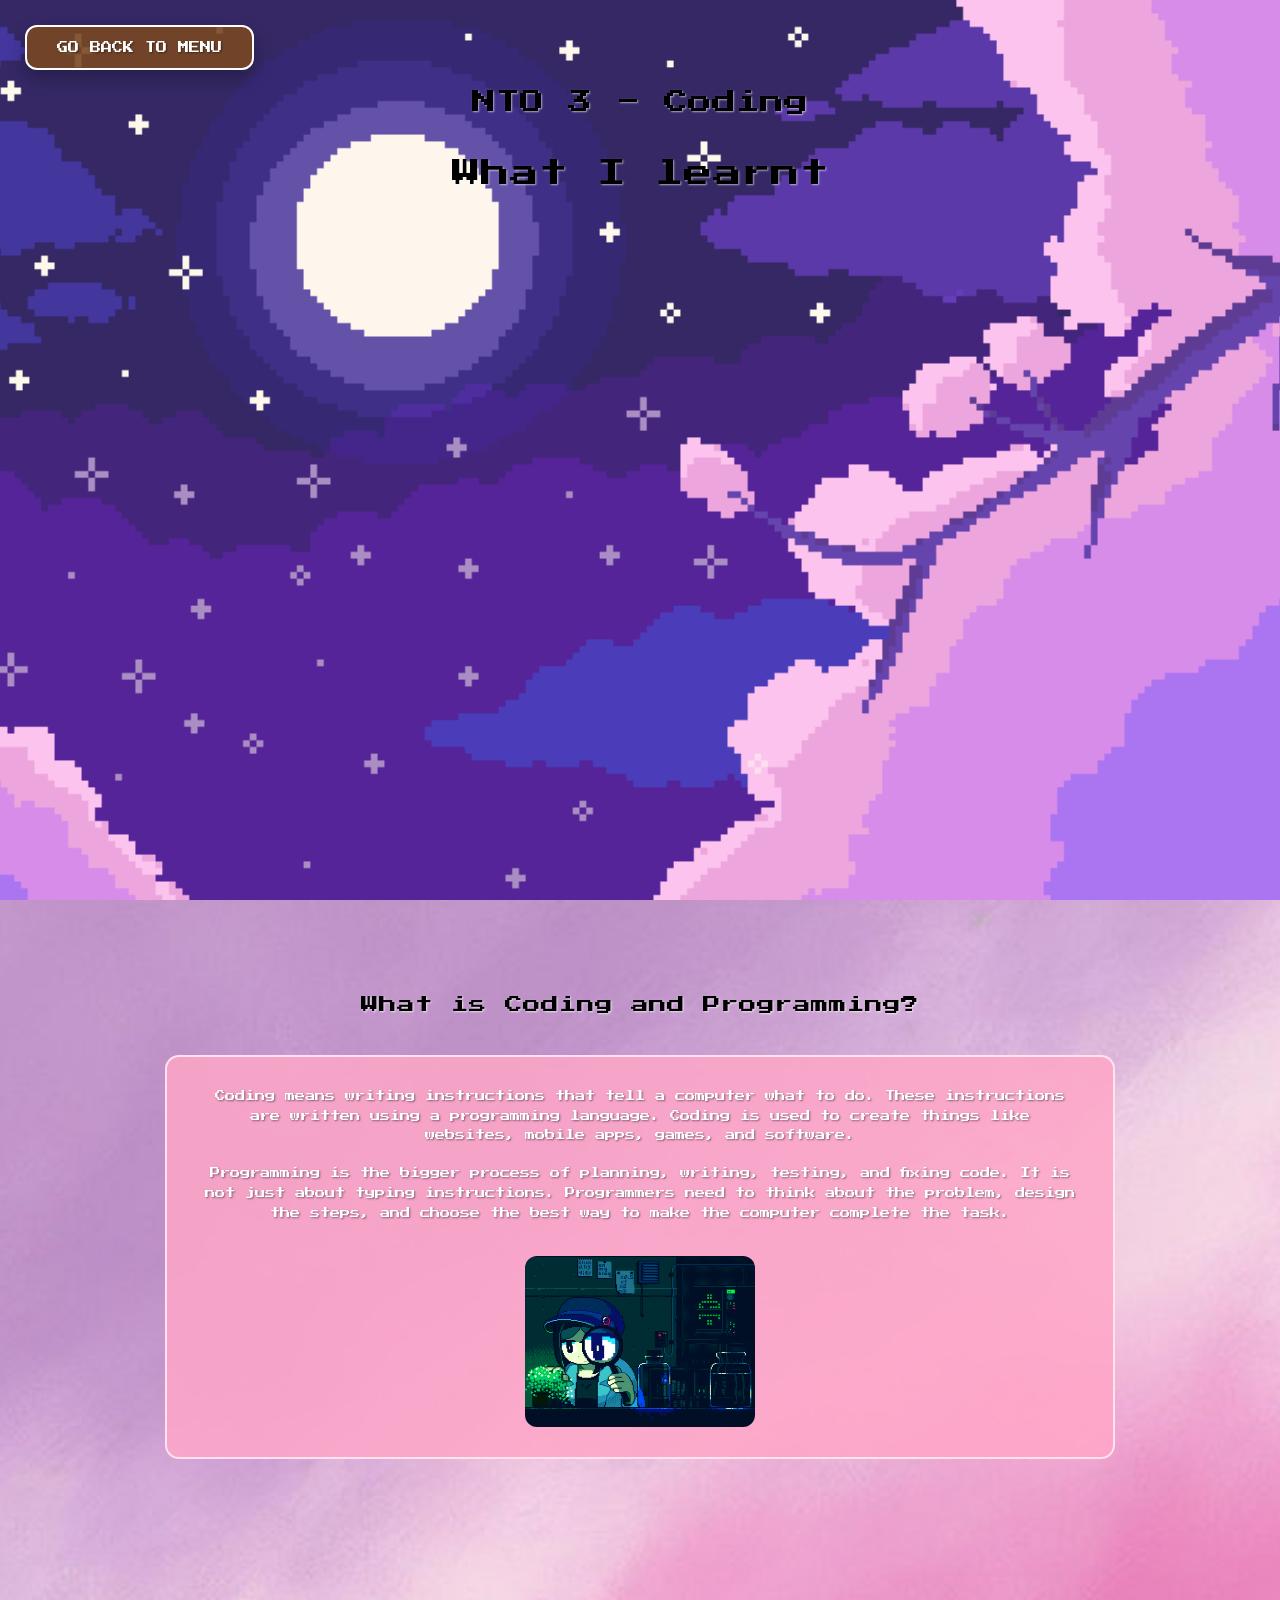
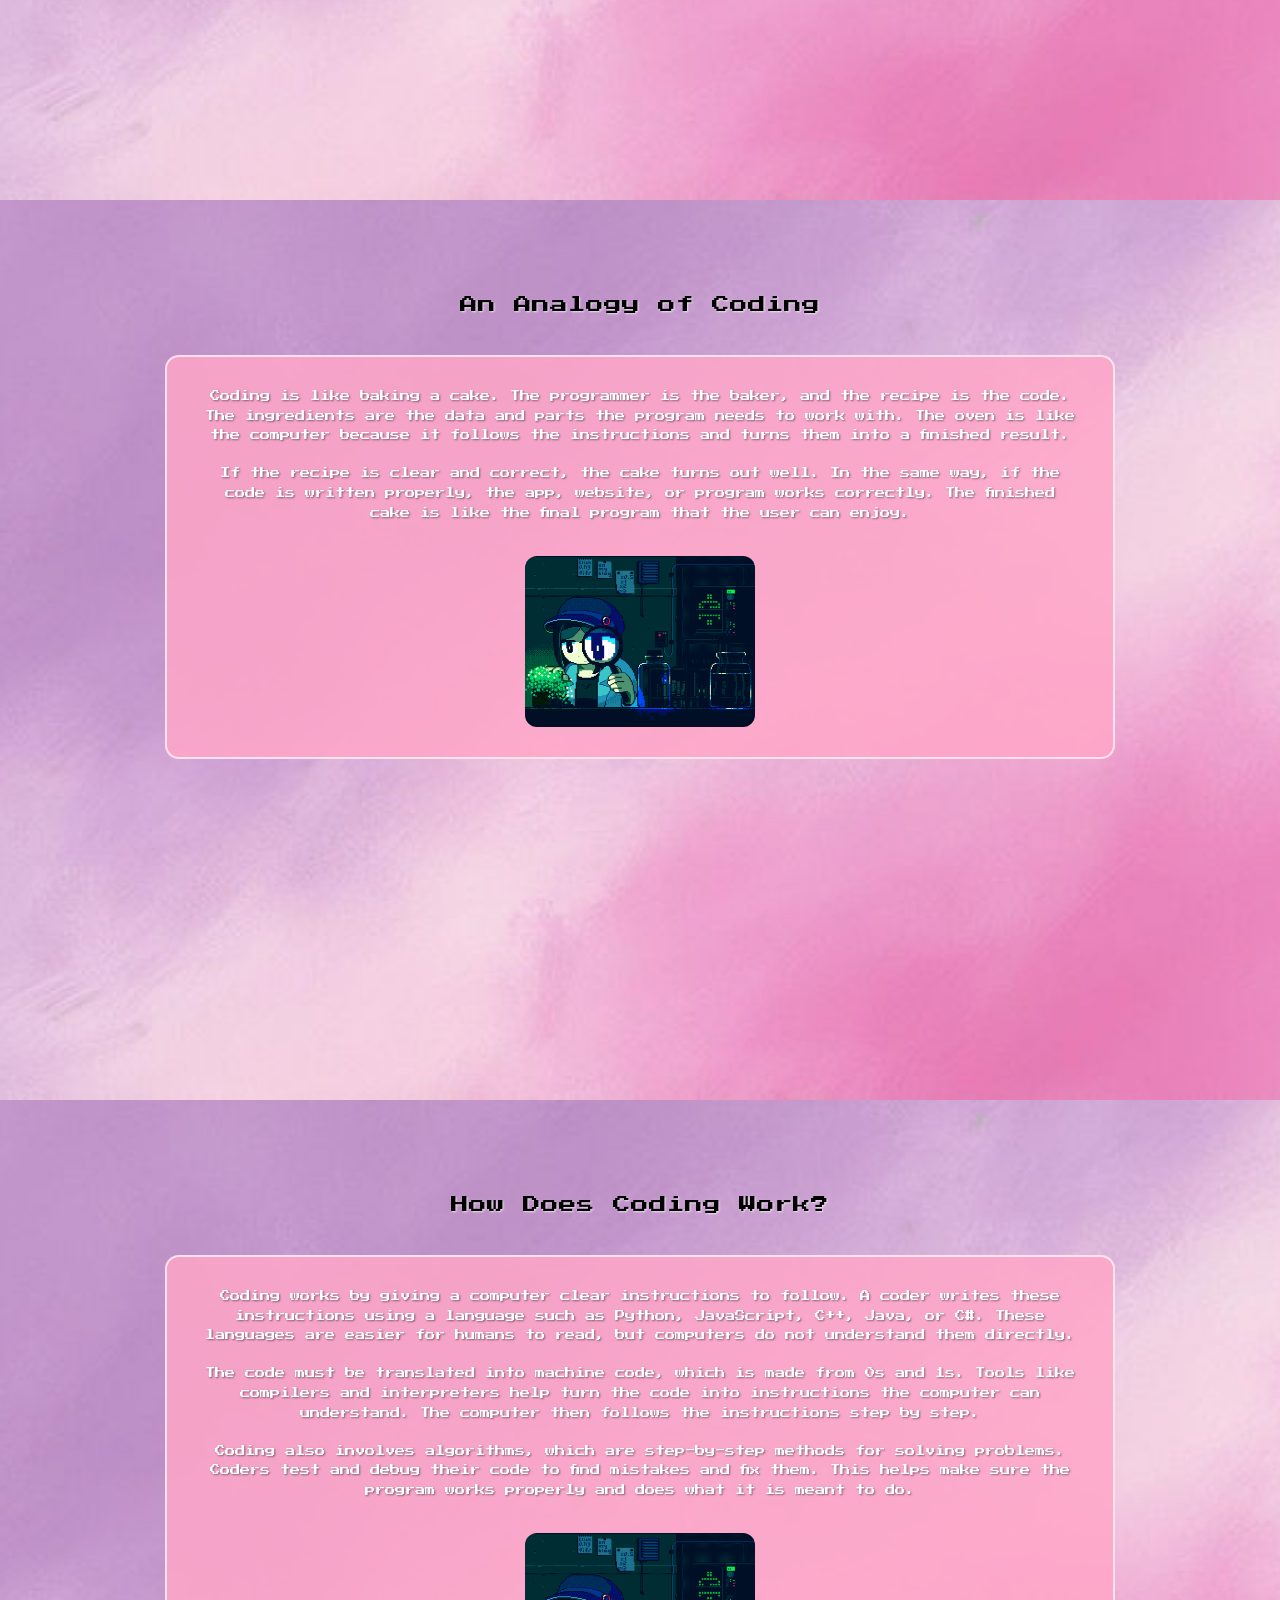
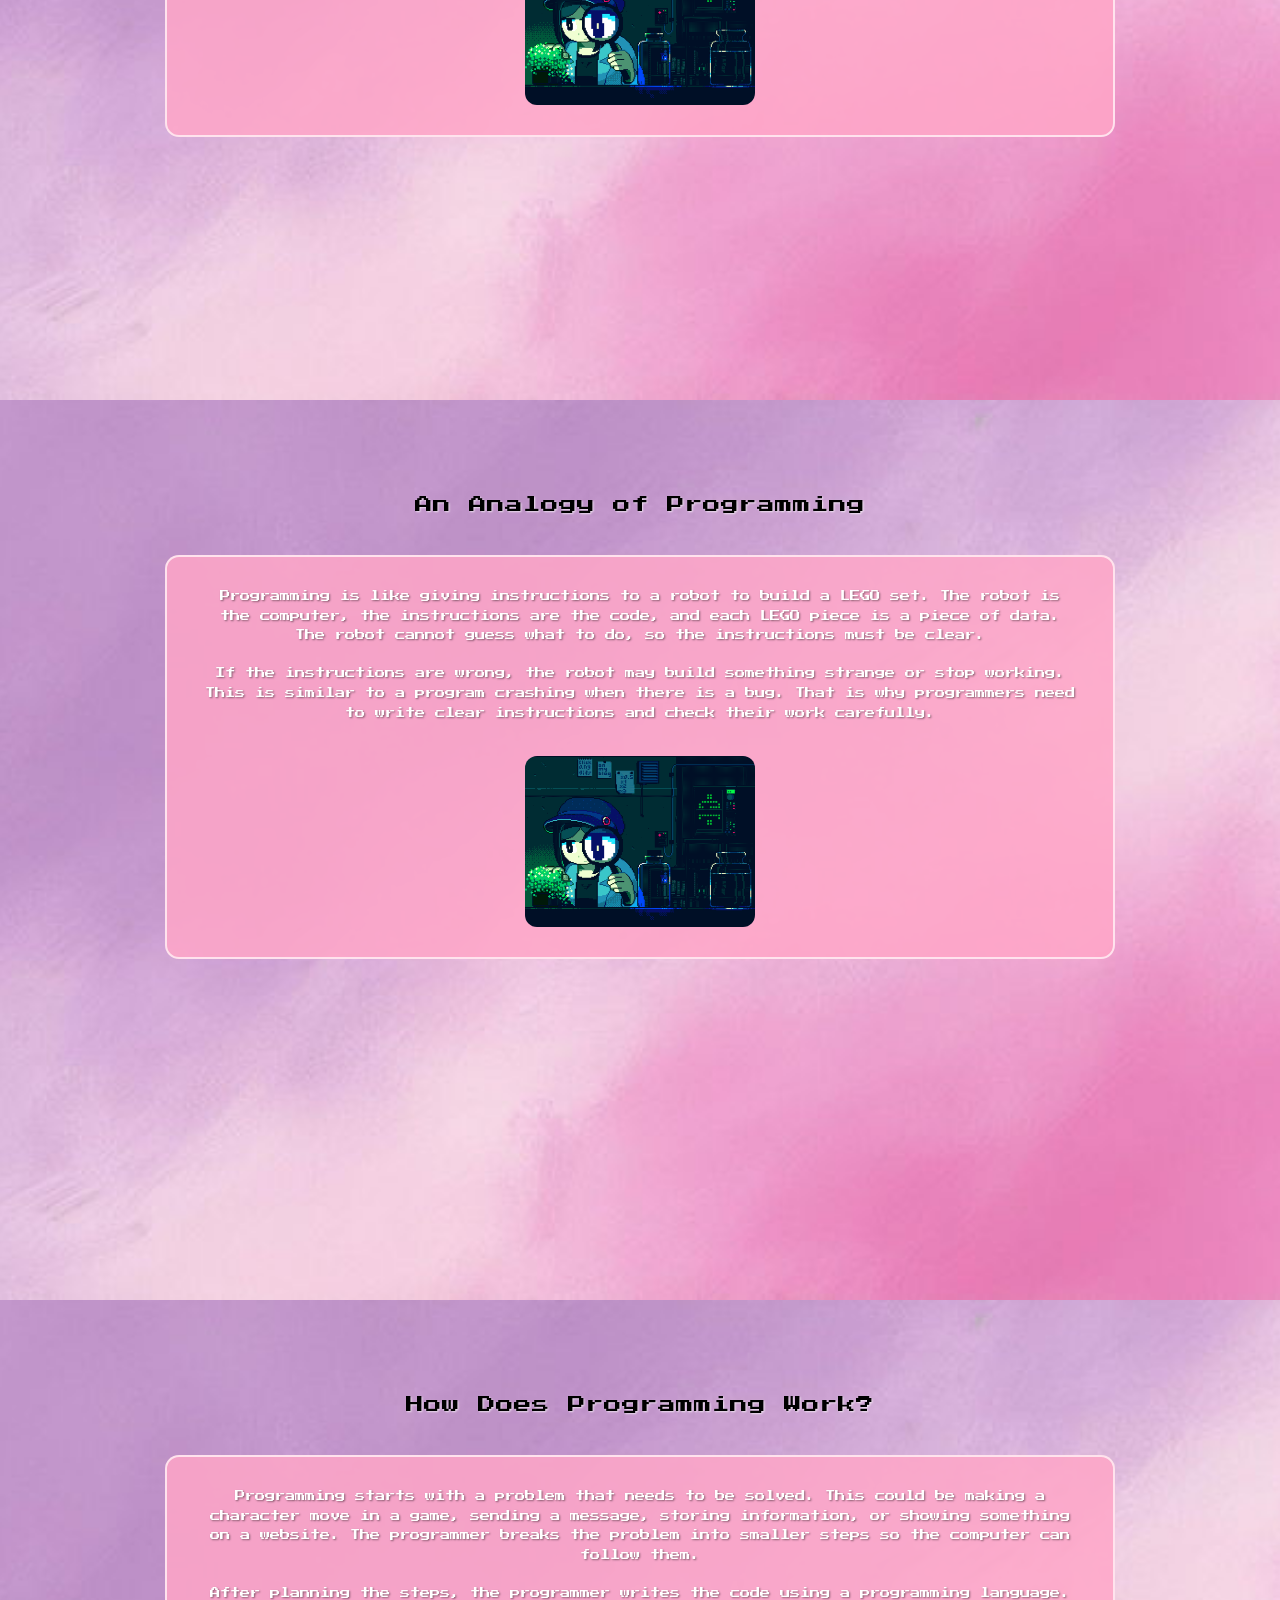
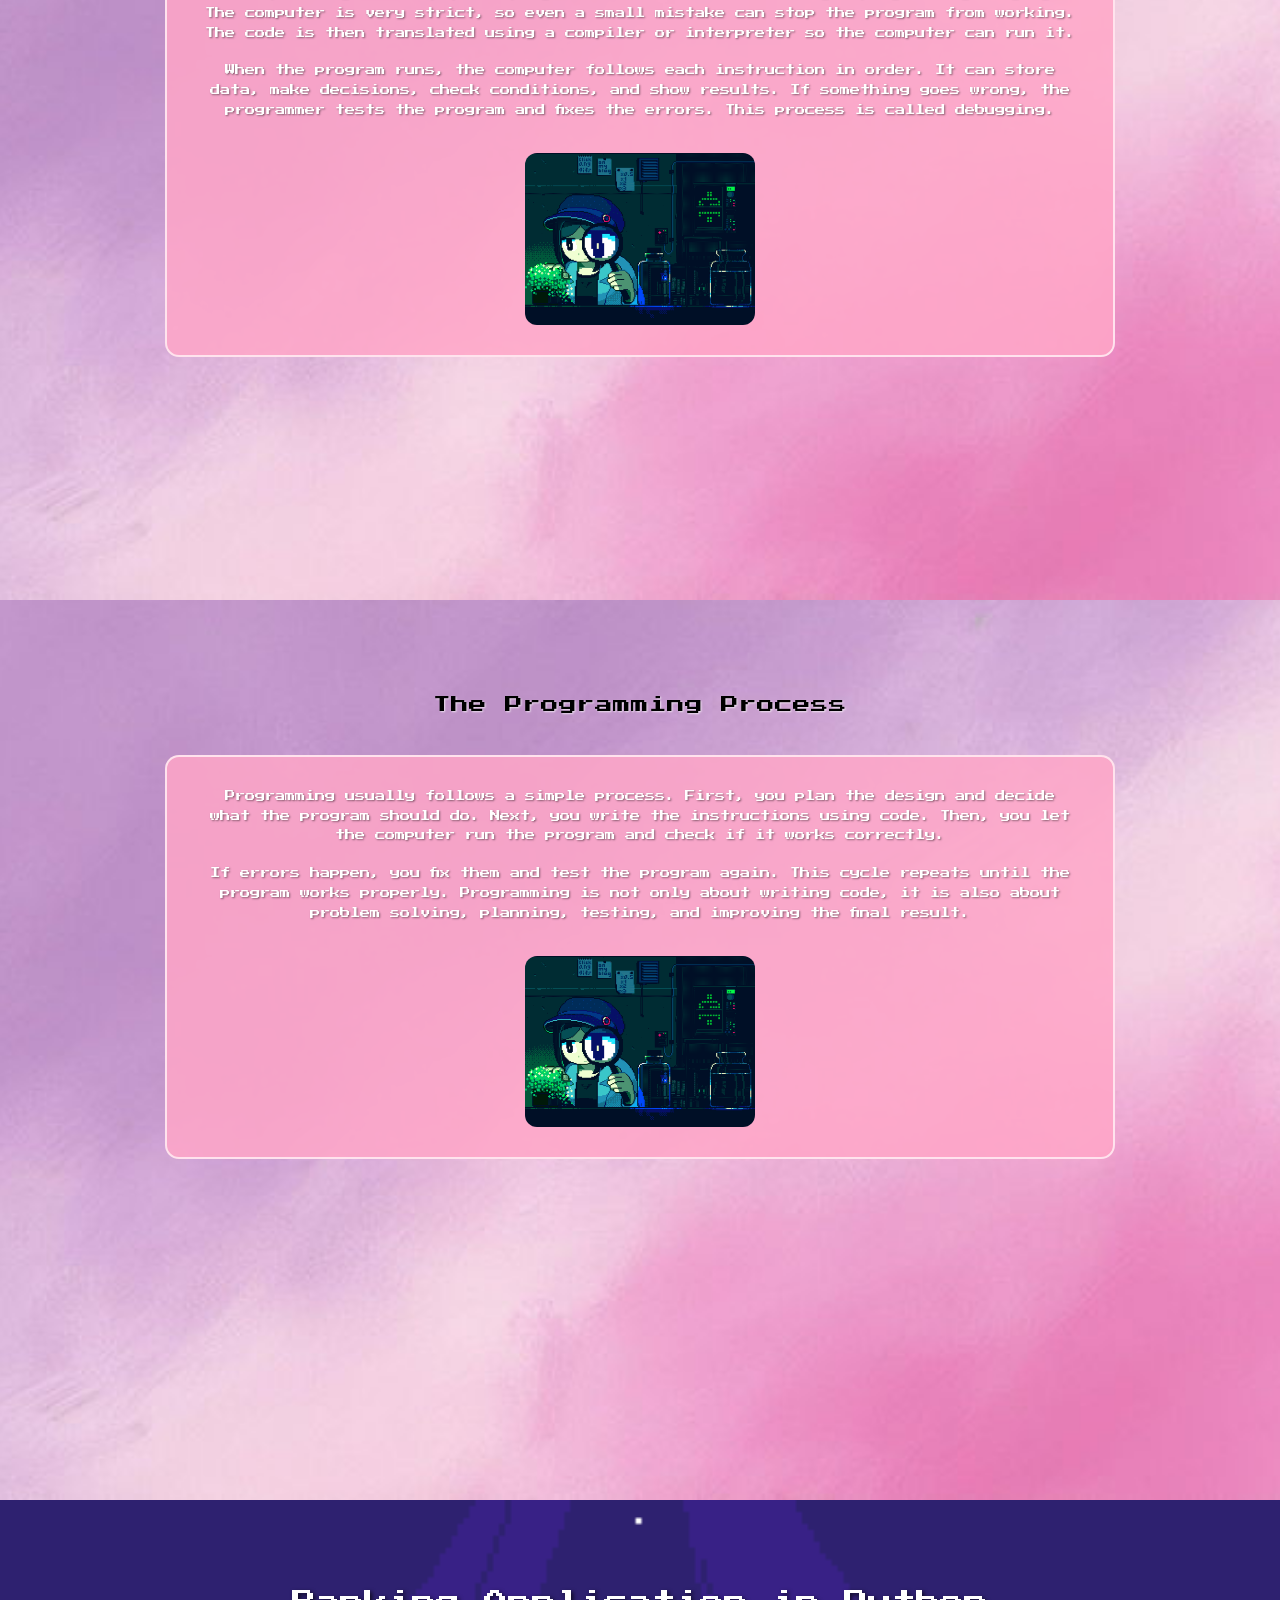
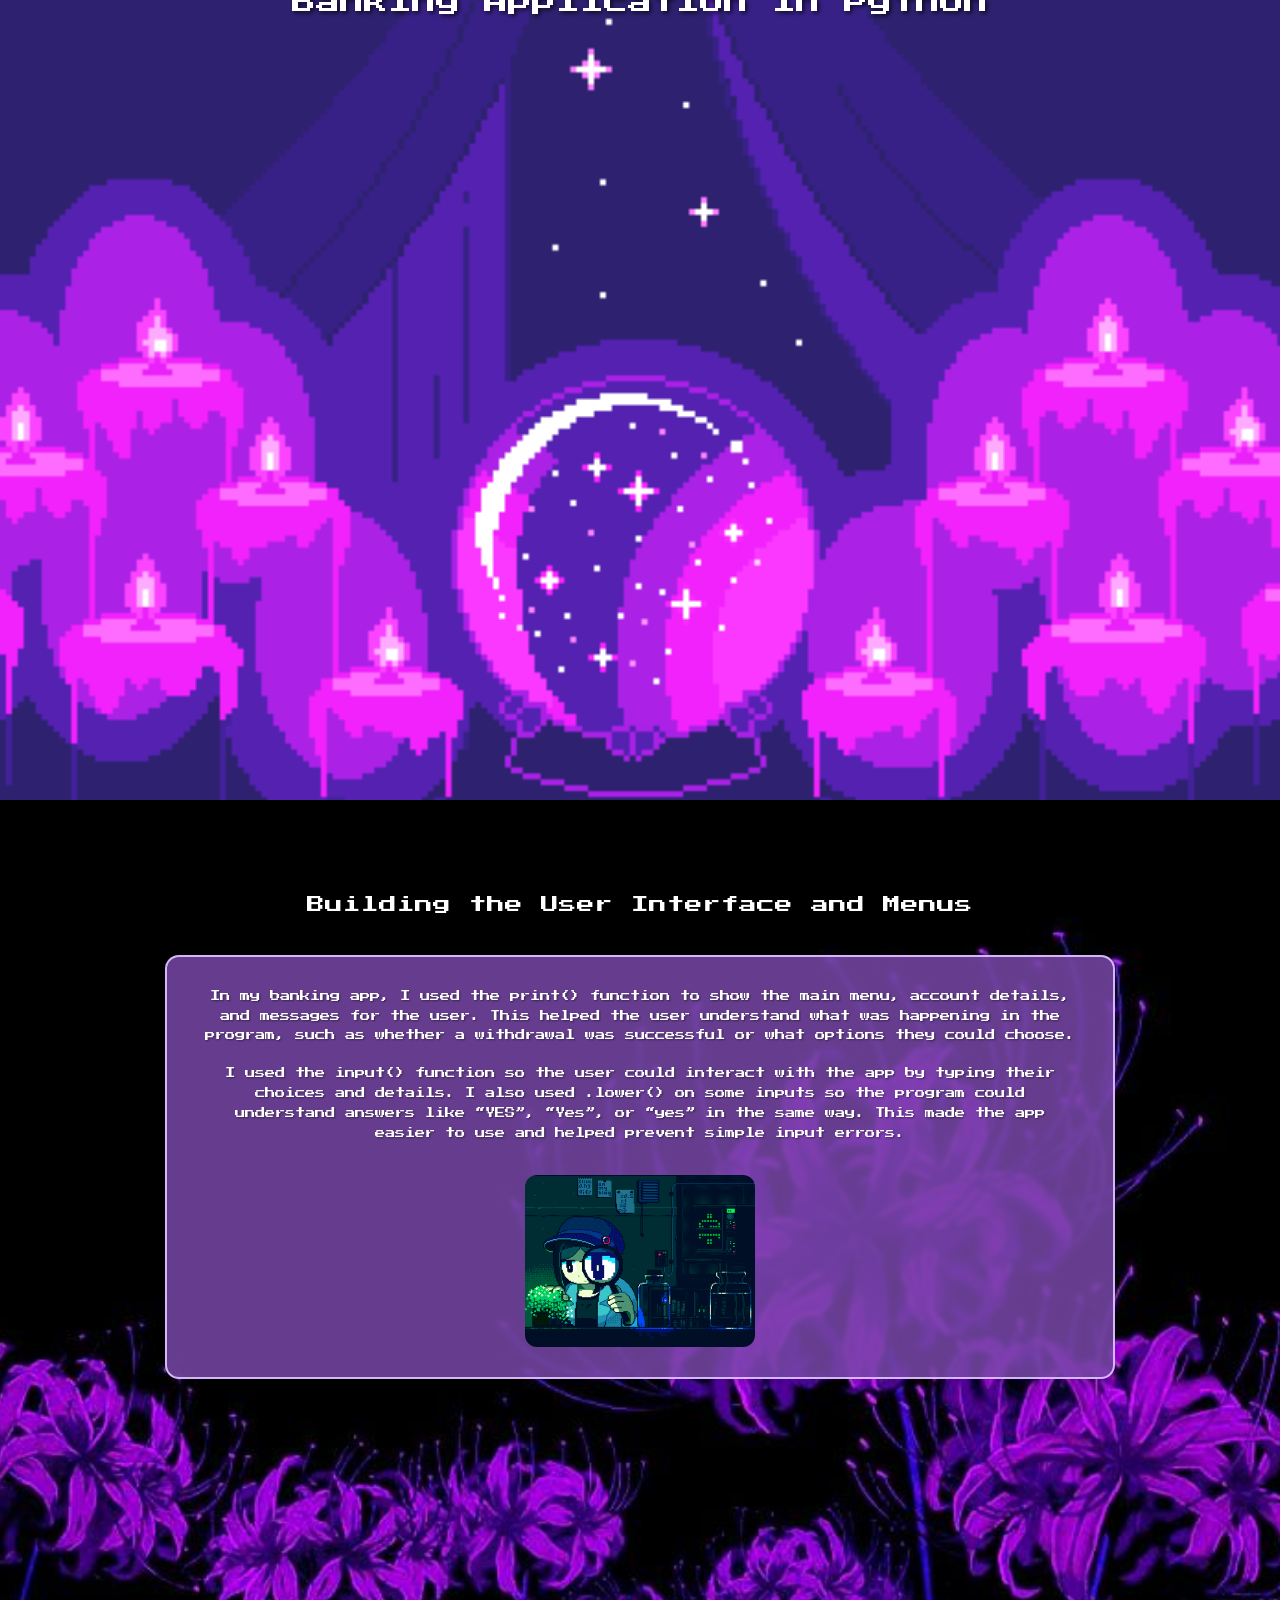
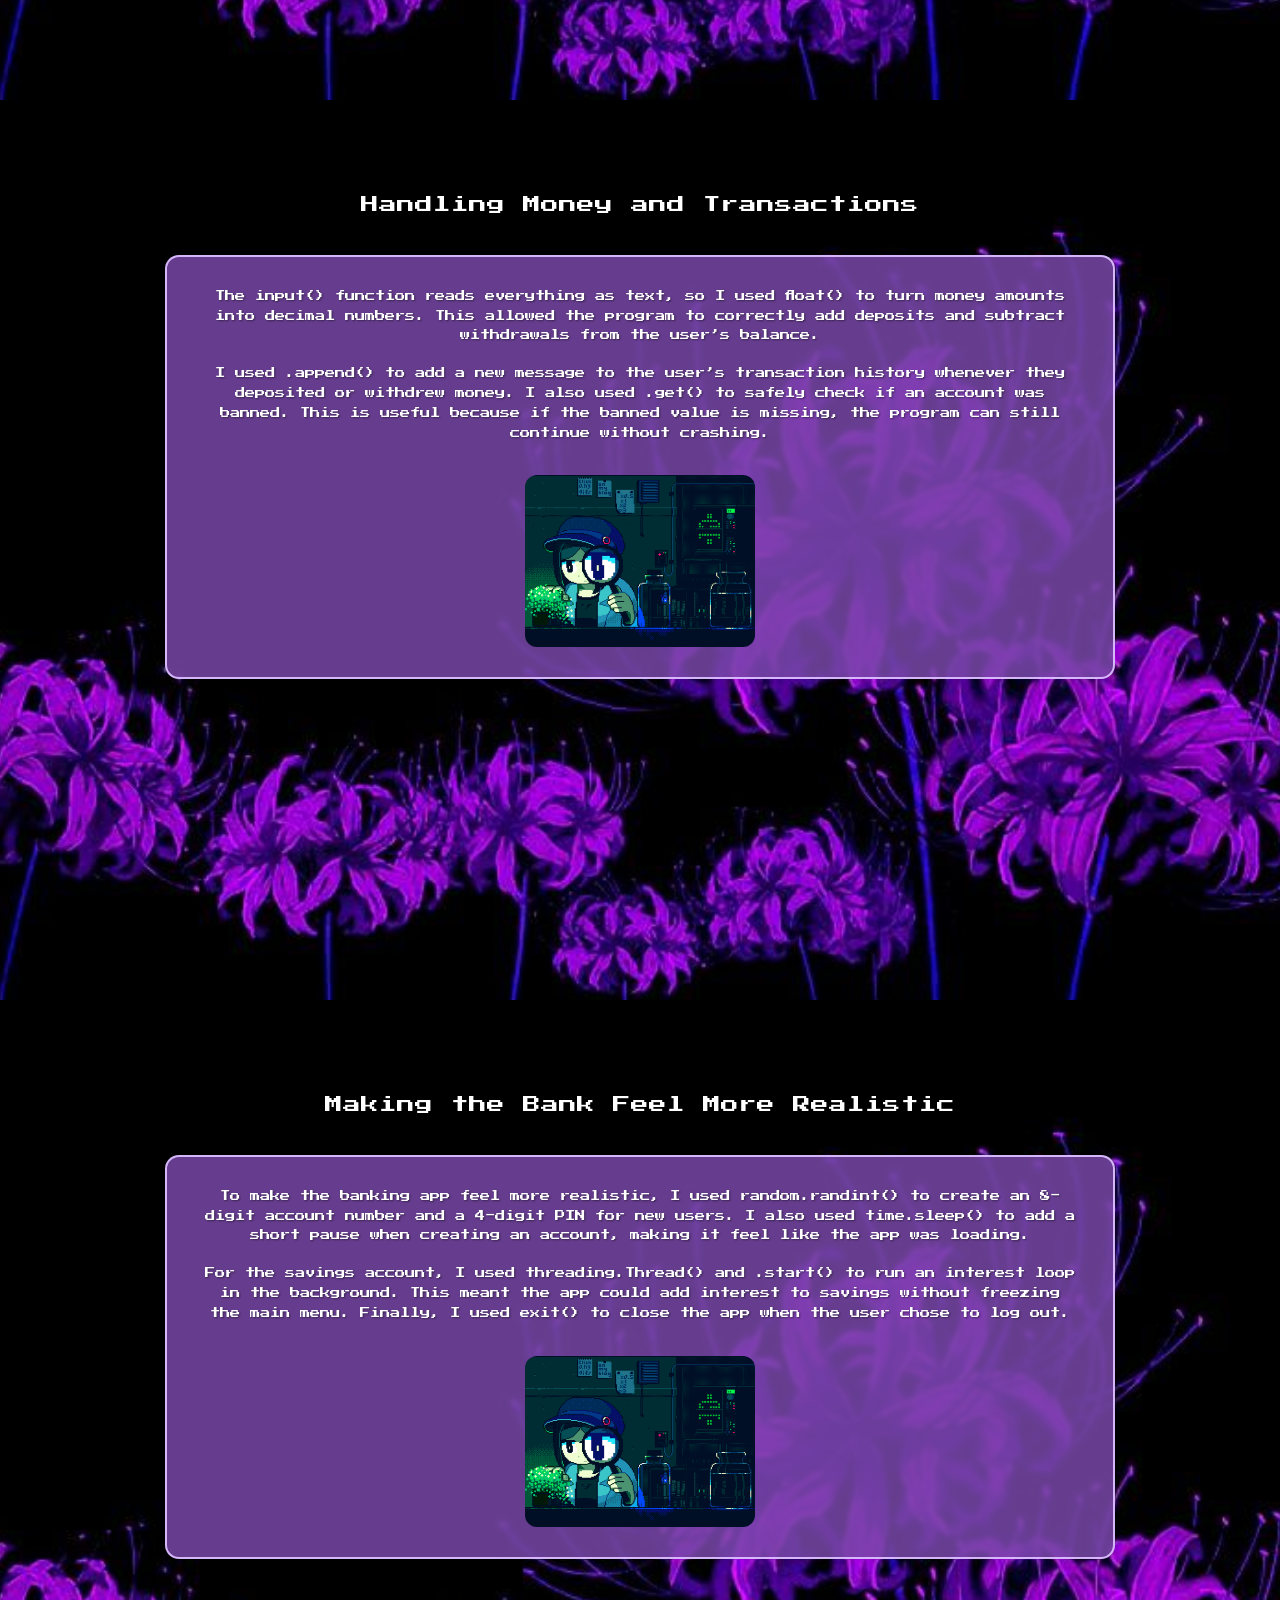
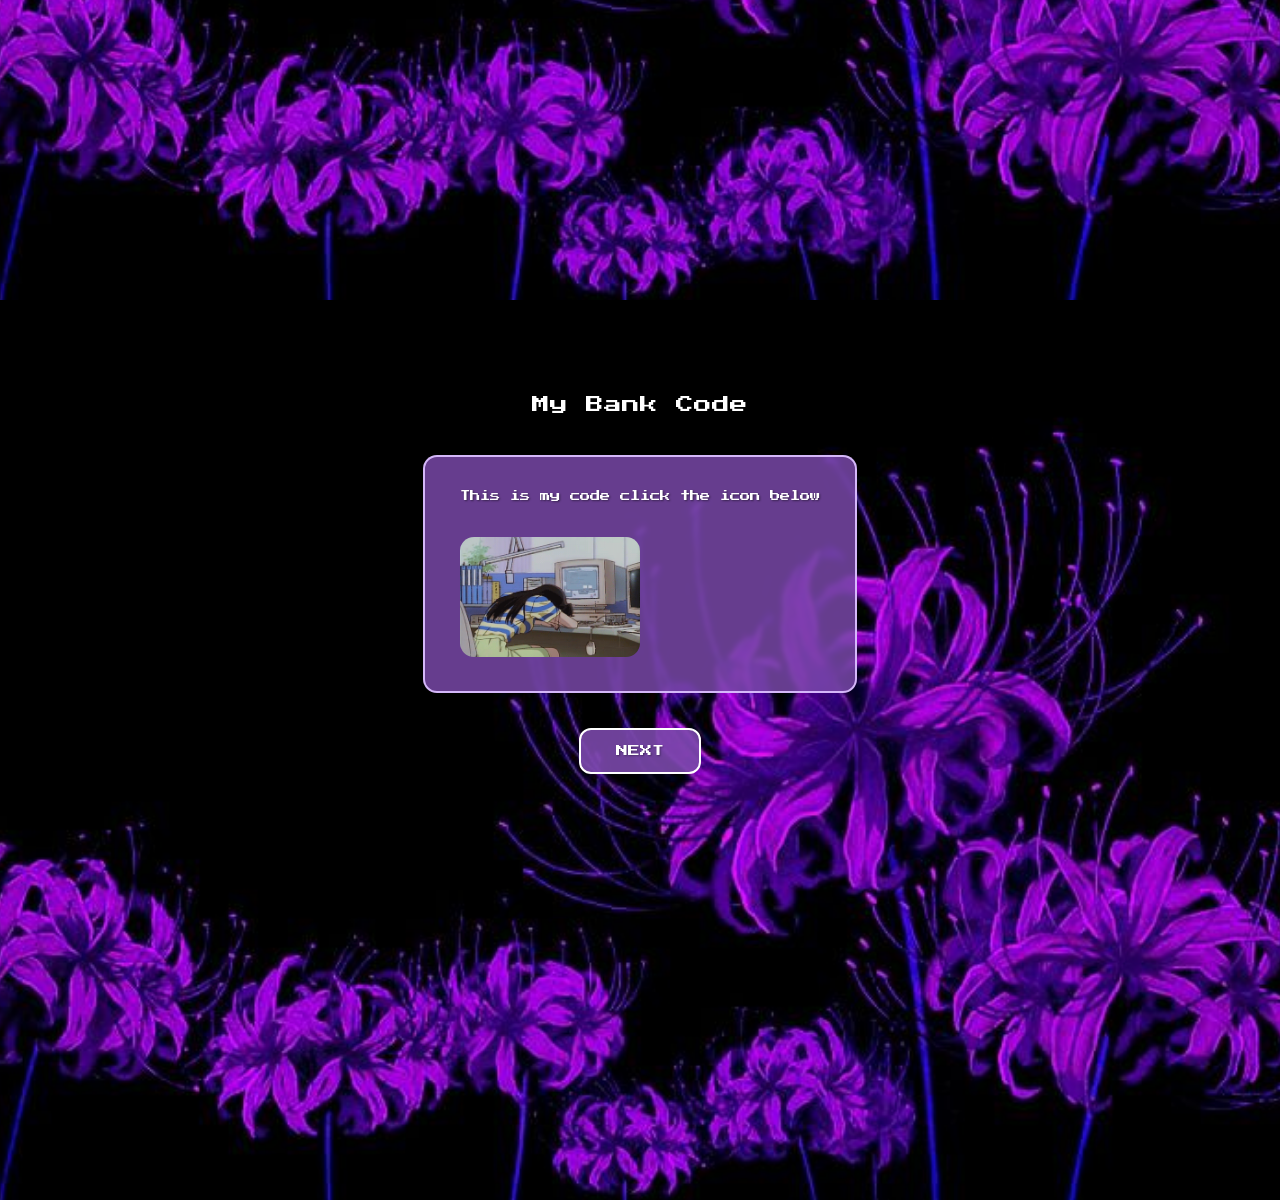
<file: nto3.html>
<!DOCTYPE html>
<html lang="en">
<head>
  <meta charset="UTF-8">
  <meta name="viewport" content="width=device-width, initial-scale=1.0">
  <title>NTO 3 - Coding</title>
  <link rel="icon" type="image/jpeg" href="%20.jpg">
  <link rel="preconnect" href="https://fonts.googleapis.com">
  <link rel="preconnect" href="https://fonts.gstatic.com" crossorigin>
  <link href="https://fonts.googleapis.com/css2?family=Press+Start+2P&family=Dancing+Script:wght@700&display=swap" rel="stylesheet">

  <style>
    html {
      scroll-behavior: smooth;
    }

    html,
    body {
      margin: 0;
      padding: 0;
      overflow-x: hidden;
      overflow-y: auto;
      height: auto;
      background: white;
    }

    .page1 {
      min-height: 100vh;
      background-image: url("Pixel art.gif");
      background-size: cover;
      background-position: center;
      background-repeat: no-repeat;

      display: flex;
      flex-direction: column;
      justify-content: flex-start;
      align-items: center;

      padding: 90px 40px 40px;
      box-sizing: border-box;
      position: relative;
    }

    .top-left-menu-button {
      position: absolute;
      top: 25px;
      left: 25px;
      z-index: 10;
    }

    .info-page {
      min-height: 100vh;
      background-image: url("Purple.jpg");
      background-size: cover;
      background-position: center;
      background-repeat: no-repeat;
      background-attachment: fixed;

      display: flex;
      flex-direction: column;
      justify-content: flex-start;
      align-items: center;

      padding: 90px 40px 40px;
      box-sizing: border-box;
    }

    .banking-title-page {
      min-height: 100vh;
      background-image: url("candle.gif");
      background-size: cover;
      background-position: center;
      background-repeat: no-repeat;

      display: flex;
      flex-direction: column;
      justify-content: flex-start;
      align-items: center;

      padding: 90px 40px 40px;
      box-sizing: border-box;
    }

    .banking-info-page {
      min-height: 100vh;
      background-image: url("Lily Spider.jpg");
      background-size: cover;
      background-position: center;
      background-repeat: no-repeat;
      background-attachment: fixed;

      display: flex;
      flex-direction: column;
      justify-content: flex-start;
      align-items: center;

      padding: 90px 40px 40px;
      box-sizing: border-box;
    }

    .main-title {
      font-family: 'Press Start 2P', cursive;
      margin: 0;
      text-align: center;
      font-weight: normal;
      color: black;
      text-shadow: 1px 1px 2px rgba(255, 255, 255, 0.6);
    }

    .banking-main-title {
      font-family: 'Press Start 2P', cursive;
      margin: 0;
      text-align: center;
      font-weight: normal;
      color: white;
      text-shadow: 2px 2px 4px rgba(0, 0, 0, 0.7);
    }

    .learn-heading {
      font-family: 'Press Start 2P', cursive;
      font-size: 1.8rem;
      color: black;
      font-weight: normal;
      text-align: center;
      margin: 45px 0 25px 0;
      text-shadow: 1px 1px 2px rgba(255, 255, 255, 0.6);
    }

    .page-title {
      font-family: 'Press Start 2P', cursive;
      font-size: 1.1rem;
      color: black;
      font-weight: normal;
      text-align: center;
      line-height: 1.7;
      margin: 0 0 35px 0;
      max-width: 1000px;
      text-shadow: 1px 1px 2px rgba(255, 255, 255, 0.7);
    }

    .banking-page-title {
      font-family: 'Press Start 2P', cursive;
      font-size: 1.1rem;
      color: white;
      font-weight: normal;
      text-align: center;
      line-height: 1.7;
      margin: 0 0 35px 0;
      max-width: 1000px;
      text-shadow: 2px 2px 4px rgba(0, 0, 0, 0.7);
    }

    .pink-box {
      max-width: 950px;
      background-color: rgba(255, 166, 200, 0.84);
      border: 2px solid rgba(255, 230, 240, 0.95);
      border-radius: 14px;
      padding: 30px 35px;
      box-sizing: border-box;
      backdrop-filter: blur(2px);
      transition: transform 0.4s ease, box-shadow 0.4s ease, background-color 0.4s ease;
    }

    .purple-box {
      max-width: 950px;
      background-color: rgba(122, 73, 170, 0.84);
      border: 2px solid rgba(220, 190, 255, 0.95);
      border-radius: 14px;
      padding: 30px 35px;
      box-sizing: border-box;
      backdrop-filter: blur(2px);
      transition: transform 0.4s ease, box-shadow 0.4s ease, background-color 0.4s ease;
    }

    .pink-box:hover,
    .purple-box:hover {
      transform: translateY(-6px);
      box-shadow: 0 12px 28px rgba(0, 0, 0, 0.28);
    }

    .pink-box:hover {
      background-color: rgba(255, 166, 200, 0.92);
    }

    .purple-box:hover {
      background-color: rgba(122, 73, 170, 0.92);
    }

    .box-text {
      font-family: 'Press Start 2P', cursive;
      font-size: 0.65rem;
      color: white;
      line-height: 1.9;
      text-align: center;
      margin: 0;
      text-shadow: 1px 1px 2px rgba(0, 0, 0, 0.45);
    }

    .box-text + .box-text {
      margin-top: 18px;
    }

    .topic-icon {
      display: block;
      max-width: 230px;
      height: auto;
      margin: 32px auto 0;
      border-radius: 12px;
      transition: transform 0.35s ease, filter 0.35s ease;
    }

    .topic-icon:hover {
      transform: scale(1.08) translateY(-4px);
      filter: brightness(1.1);
    }

    .code-icon-link {
      display: inline-block;
      margin-top: 30px;
      transition: transform 0.35s ease, filter 0.35s ease;
    }

    .code-icon-link:hover {
      transform: scale(1.12) translateY(-5px);
      filter: brightness(1.12);
    }

    .code-icon {
      max-width: 180px;
      height: auto;
      display: block;
      border-radius: 14px;
    }

    .button-row {
      display: flex;
      justify-content: center;
      align-items: center;
      gap: 18px;
      flex-wrap: wrap;
      margin-top: 35px;
    }

    .topic-next-button {
      display: inline-block;
      padding: 15px 35px;
      font-family: 'Press Start 2P', cursive;
      font-size: 0.75rem;
      color: white;
      background-color: rgba(122, 73, 170, 0.9);
      border: 2px solid white;
      border-radius: 12px;
      text-decoration: none;
      text-shadow: 1px 1px 2px rgba(0, 0, 0, 0.35);
      box-shadow: 0 8px 18px rgba(0, 0, 0, 0.22);
      transition: transform 0.25s ease, box-shadow 0.25s ease, background-color 0.25s ease;
      animation: nextPulse 1.3s infinite ease-in-out;
    }

    .topic-next-button:hover {
      transform: scale(1.08);
      background-color: rgba(100, 50, 155, 0.95);
      box-shadow: 0 12px 25px rgba(0, 0, 0, 0.3);
    }

    .menu-back-button {
      display: inline-block;
      padding: 15px 30px;
      font-family: 'Press Start 2P', cursive;
      font-size: 0.7rem;
      color: white;
      background-color: rgba(120, 72, 35, 0.9);
      border: 2px solid white;
      border-radius: 12px;
      text-decoration: none;
      text-shadow: 1px 1px 2px rgba(0, 0, 0, 0.45);
      box-shadow: 0 8px 18px rgba(0, 0, 0, 0.25);
      animation: brownFlash 1s infinite ease-in-out;
      transition: transform 0.25s ease, box-shadow 0.25s ease, background-color 0.25s ease;
    }

    .menu-back-button:hover {
      transform: scale(1.08);
      background-color: rgba(150, 90, 45, 0.95);
      box-shadow: 0 12px 25px rgba(0, 0, 0, 0.35);
    }

    .menu-back-button:active,
    .topic-next-button:active {
      transform: scale(0.95);
    }

    @keyframes brownFlash {
      0%, 100% {
        opacity: 1;
      }

      50% {
        opacity: 0.7;
      }
    }

    @keyframes nextPulse {
      0%, 100% {
        opacity: 1;
      }

      50% {
        opacity: 0.75;
      }
    }

    .scroll-reveal {
      opacity: 0;
      transform: translateY(45px);
      transition: opacity 0.8s ease, transform 0.8s ease;
    }

    .scroll-reveal.show {
      opacity: 1;
      transform: translateY(0);
    }

    @media (max-width: 900px) {
      .top-left-menu-button {
        top: 15px;
        left: 15px;
      }

      .page1,
      .info-page,
      .banking-title-page,
      .banking-info-page {
        padding: 55px 24px 35px;
      }

      .info-page,
      .banking-info-page {
        background-attachment: scroll;
      }

      .learn-heading {
        font-size: 1.3rem;
      }

      .page-title,
      .banking-page-title {
        font-size: 0.85rem;
      }

      .box-text {
        font-size: 0.55rem;
      }

      .pink-box,
      .purple-box {
        padding: 24px;
      }

      .topic-icon {
        max-width: 170px;
      }

      .code-icon {
        max-width: 140px;
      }

      .topic-next-button,
      .menu-back-button {
        font-size: 0.58rem;
        padding: 13px 20px;
      }
    }
  </style>
</head>

<body>

  <section class="page1 scroll-reveal">
    <a href="index.html" class="menu-back-button top-left-menu-button">GO BACK TO MENU</a>

    <h1 class="main-title">NTO 3 - Coding</h1>
    <h2 class="learn-heading">What I learnt</h2>
  </section>

  <section class="info-page scroll-reveal">
    <h3 class="page-title">What is Coding and Programming?</h3>

    <div class="pink-box">
      <p class="box-text">
        Coding means writing instructions that tell a computer what to do. These instructions are written using a programming language. Coding is used to create things like websites, mobile apps, games, and software.
      </p>

      <p class="box-text">
        Programming is the bigger process of planning, writing, testing, and fixing code. It is not just about typing instructions. Programmers need to think about the problem, design the steps, and choose the best way to make the computer complete the task.
      </p>

      <img src="NTO 3 Coding.gif" alt="NTO 3 Coding Icon" class="topic-icon">
    </div>
  </section>

  <section class="info-page scroll-reveal">
    <h3 class="page-title">An Analogy of Coding</h3>

    <div class="pink-box">
      <p class="box-text">
        Coding is like baking a cake. The programmer is the baker, and the recipe is the code. The ingredients are the data and parts the program needs to work with. The oven is like the computer because it follows the instructions and turns them into a finished result.
      </p>

      <p class="box-text">
        If the recipe is clear and correct, the cake turns out well. In the same way, if the code is written properly, the app, website, or program works correctly. The finished cake is like the final program that the user can enjoy.
      </p>

      <img src="NTO 3 Coding.gif" alt="NTO 3 Coding Icon" class="topic-icon">
    </div>
  </section>

  <section class="info-page scroll-reveal">
    <h3 class="page-title">How Does Coding Work?</h3>

    <div class="pink-box">
      <p class="box-text">
        Coding works by giving a computer clear instructions to follow. A coder writes these instructions using a language such as Python, JavaScript, C++, Java, or C#. These languages are easier for humans to read, but computers do not understand them directly.
      </p>

      <p class="box-text">
        The code must be translated into machine code, which is made from 0s and 1s. Tools like compilers and interpreters help turn the code into instructions the computer can understand. The computer then follows the instructions step by step.
      </p>

      <p class="box-text">
        Coding also involves algorithms, which are step-by-step methods for solving problems. Coders test and debug their code to find mistakes and fix them. This helps make sure the program works properly and does what it is meant to do.
      </p>

      <img src="NTO 3 Coding.gif" alt="NTO 3 Coding Icon" class="topic-icon">
    </div>
  </section>

  <section class="info-page scroll-reveal">
    <h3 class="page-title">An Analogy of Programming</h3>

    <div class="pink-box">
      <p class="box-text">
        Programming is like giving instructions to a robot to build a LEGO set. The robot is the computer, the instructions are the code, and each LEGO piece is a piece of data. The robot cannot guess what to do, so the instructions must be clear.
      </p>

      <p class="box-text">
        If the instructions are wrong, the robot may build something strange or stop working. This is similar to a program crashing when there is a bug. That is why programmers need to write clear instructions and check their work carefully.
      </p>

      <img src="NTO 3 Coding.gif" alt="NTO 3 Coding Icon" class="topic-icon">
    </div>
  </section>

  <section class="info-page scroll-reveal">
    <h3 class="page-title">How Does Programming Work?</h3>

    <div class="pink-box">
      <p class="box-text">
        Programming starts with a problem that needs to be solved. This could be making a character move in a game, sending a message, storing information, or showing something on a website. The programmer breaks the problem into smaller steps so the computer can follow them.
      </p>

      <p class="box-text">
        After planning the steps, the programmer writes the code using a programming language. The computer is very strict, so even a small mistake can stop the program from working. The code is then translated using a compiler or interpreter so the computer can run it.
      </p>

      <p class="box-text">
        When the program runs, the computer follows each instruction in order. It can store data, make decisions, check conditions, and show results. If something goes wrong, the programmer tests the program and fixes the errors. This process is called debugging.
      </p>

      <img src="NTO 3 Coding.gif" alt="NTO 3 Coding Icon" class="topic-icon">
    </div>
  </section>

  <section class="info-page scroll-reveal">
    <h3 class="page-title">The Programming Process</h3>

    <div class="pink-box">
      <p class="box-text">
        Programming usually follows a simple process. First, you plan the design and decide what the program should do. Next, you write the instructions using code. Then, you let the computer run the program and check if it works correctly.
      </p>

      <p class="box-text">
        If errors happen, you fix them and test the program again. This cycle repeats until the program works properly. Programming is not only about writing code, it is also about problem solving, planning, testing, and improving the final result.
      </p>

      <img src="NTO 3 Coding.gif" alt="NTO 3 Coding Icon" class="topic-icon">
    </div>
  </section>

  <section class="banking-title-page scroll-reveal">
    <h1 class="banking-main-title">Banking Application in Python</h1>
  </section>

  <section class="banking-info-page scroll-reveal">
    <h3 class="banking-page-title">Building the User Interface and Menus</h3>

    <div class="purple-box">
      <p class="box-text">
        In my banking app, I used the print() function to show the main menu, account details, and messages for the user. This helped the user understand what was happening in the program, such as whether a withdrawal was successful or what options they could choose.
      </p>

      <p class="box-text">
        I used the input() function so the user could interact with the app by typing their choices and details. I also used .lower() on some inputs so the program could understand answers like “YES”, “Yes”, or “yes” in the same way. This made the app easier to use and helped prevent simple input errors.
      </p>

      <img src="NTO 3 Coding.gif" alt="NTO 3 Coding Icon" class="topic-icon">
    </div>
  </section>

  <section class="banking-info-page scroll-reveal">
    <h3 class="banking-page-title">Handling Money and Transactions</h3>

    <div class="purple-box">
      <p class="box-text">
        The input() function reads everything as text, so I used float() to turn money amounts into decimal numbers. This allowed the program to correctly add deposits and subtract withdrawals from the user’s balance.
      </p>

      <p class="box-text">
        I used .append() to add a new message to the user’s transaction history whenever they deposited or withdrew money. I also used .get() to safely check if an account was banned. This is useful because if the banned value is missing, the program can still continue without crashing.
      </p>

      <img src="NTO 3 Coding.gif" alt="NTO 3 Coding Icon" class="topic-icon">
    </div>
  </section>

  <section class="banking-info-page scroll-reveal">
    <h3 class="banking-page-title">Making the Bank Feel More Realistic</h3>

    <div class="purple-box">
      <p class="box-text">
        To make the banking app feel more realistic, I used random.randint() to create an 8-digit account number and a 4-digit PIN for new users. I also used time.sleep() to add a short pause when creating an account, making it feel like the app was loading.
      </p>

      <p class="box-text">
        For the savings account, I used threading.Thread() and .start() to run an interest loop in the background. This meant the app could add interest to savings without freezing the main menu. Finally, I used exit() to close the app when the user chose to log out.
      </p>

      <img src="NTO 3 Coding.gif" alt="NTO 3 Coding Icon" class="topic-icon">
    </div>
  </section>

  <section class="banking-info-page scroll-reveal">
    <h3 class="banking-page-title">My Bank Code</h3>

    <div class="purple-box">
      <p class="box-text">
        This is my code click the icon below
      </p>

      <a 
        href="https://www.programiz.com/online-compiler/2Iiz8Wo56blIj" 
        target="_blank" 
        class="code-icon-link"
      >
        <img 
          src="Icon for NTO 3.gif" 
          alt="Open My Bank Code" 
          class="code-icon"
        >
      </a>
    </div>

    <div class="button-row">
      <a href="unit4.html" class="topic-next-button">NEXT</a>
    </div>
  </section>

  <script>
    const revealElements = document.querySelectorAll('.scroll-reveal');

    function revealOnScroll() {
      revealElements.forEach((element) => {
        const elementTop = element.getBoundingClientRect().top;
        const windowHeight = window.innerHeight;

        if (elementTop < windowHeight - 100) {
          element.classList.add('show');
        }
      });
    }

    window.addEventListener('scroll', revealOnScroll);
    window.addEventListener('load', revealOnScroll);
  </script>

</body>
</html>
</file>
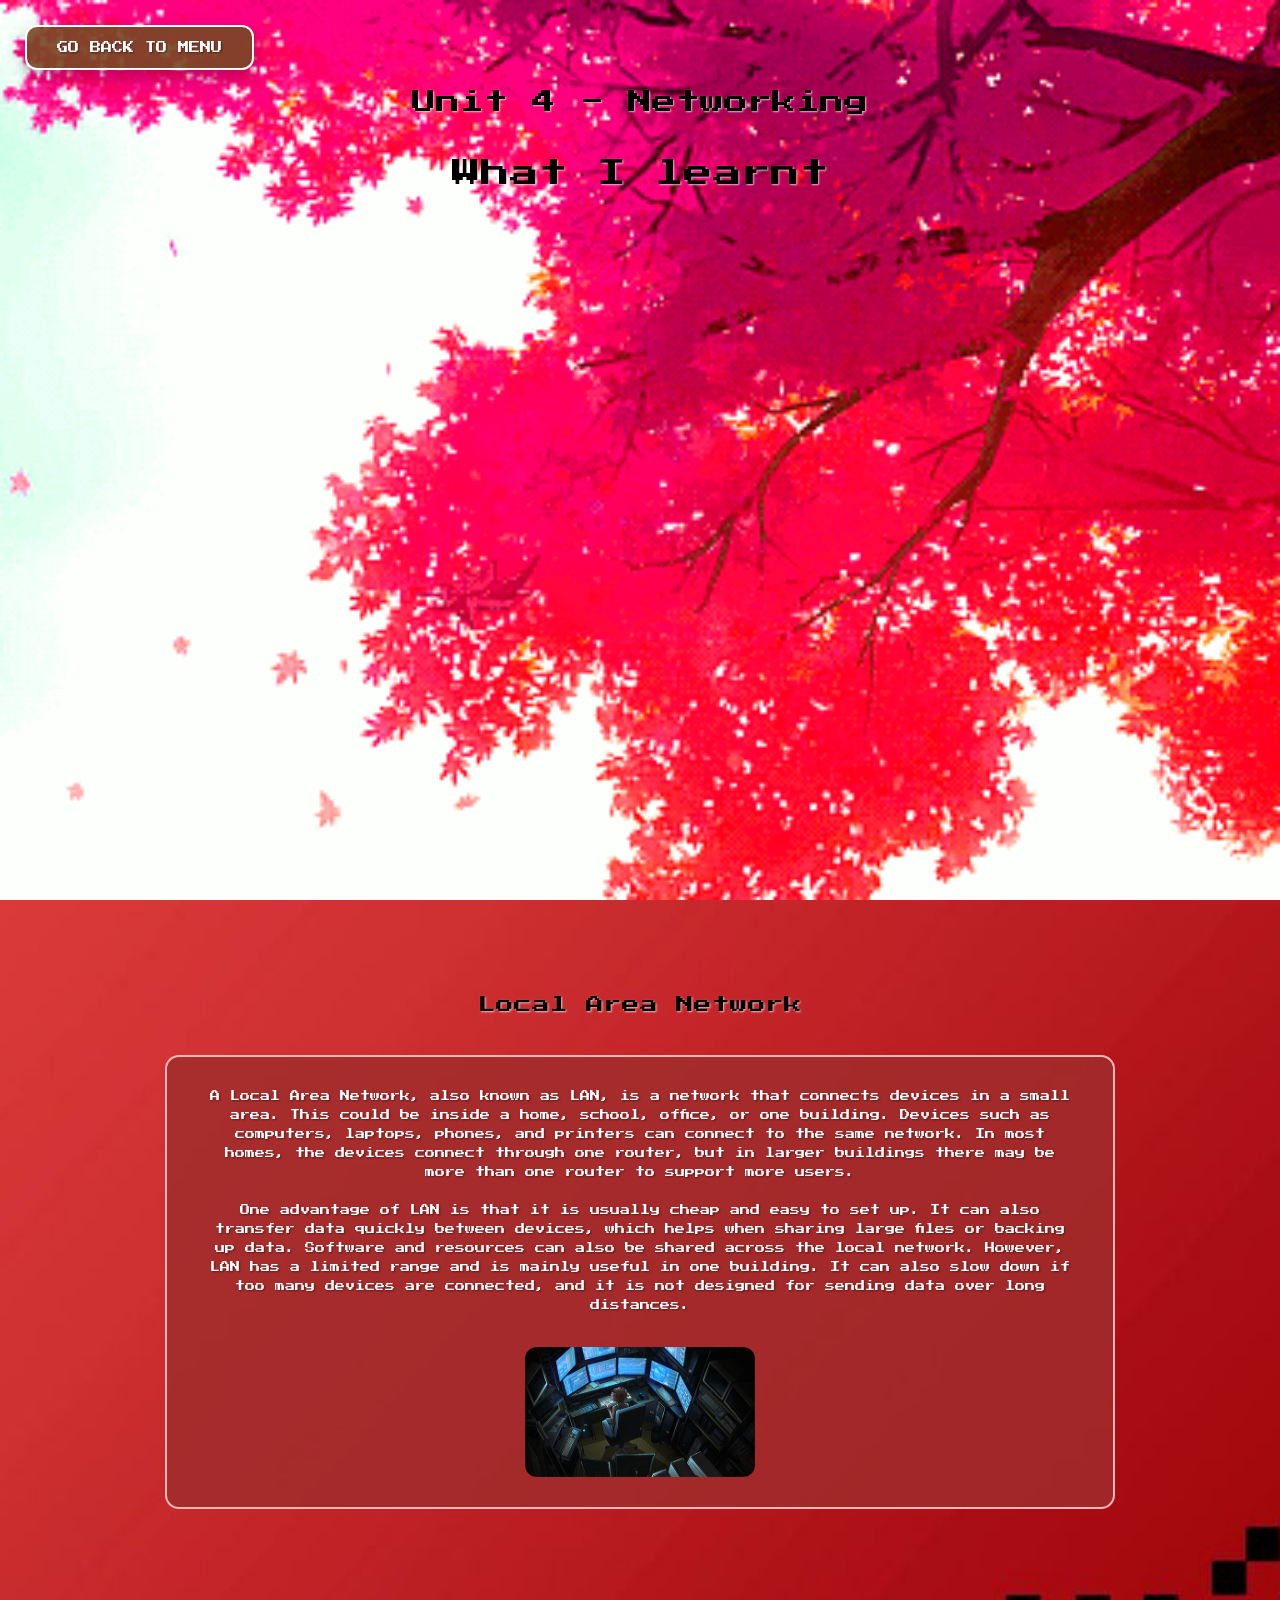
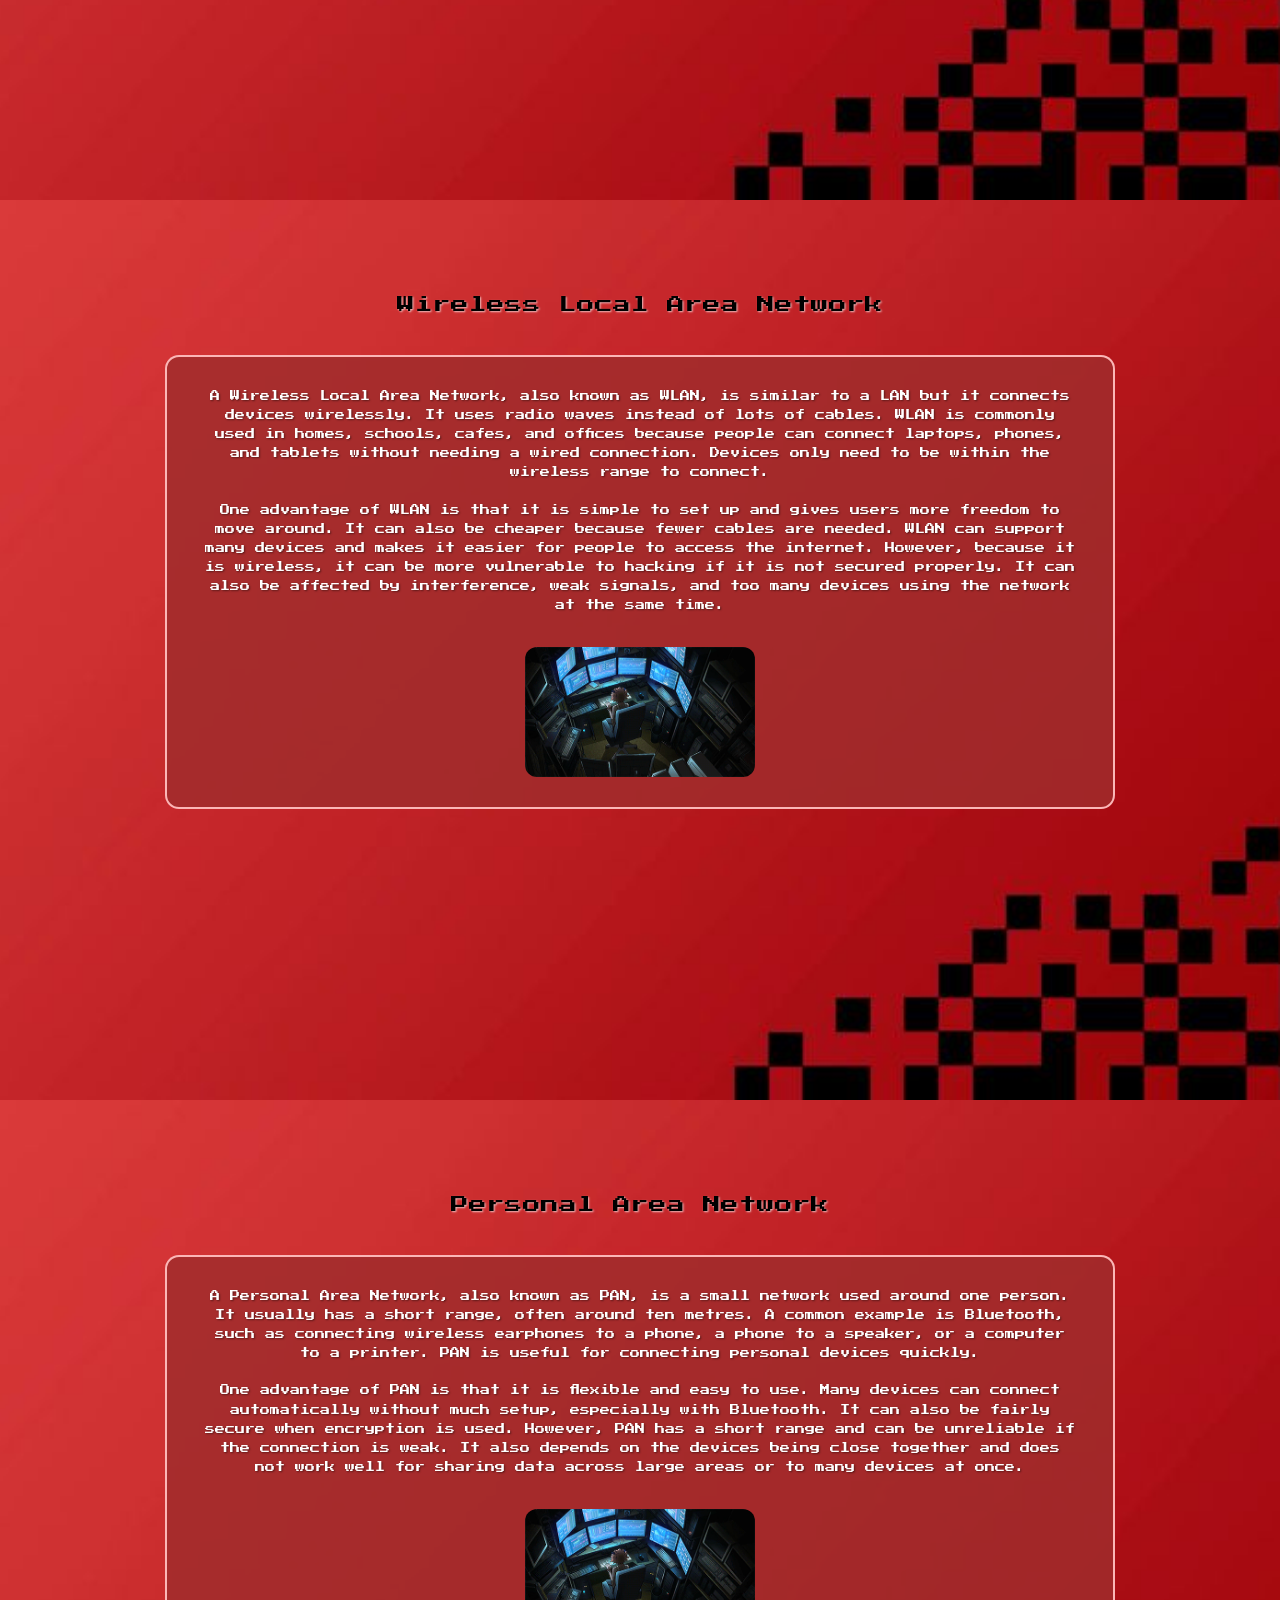
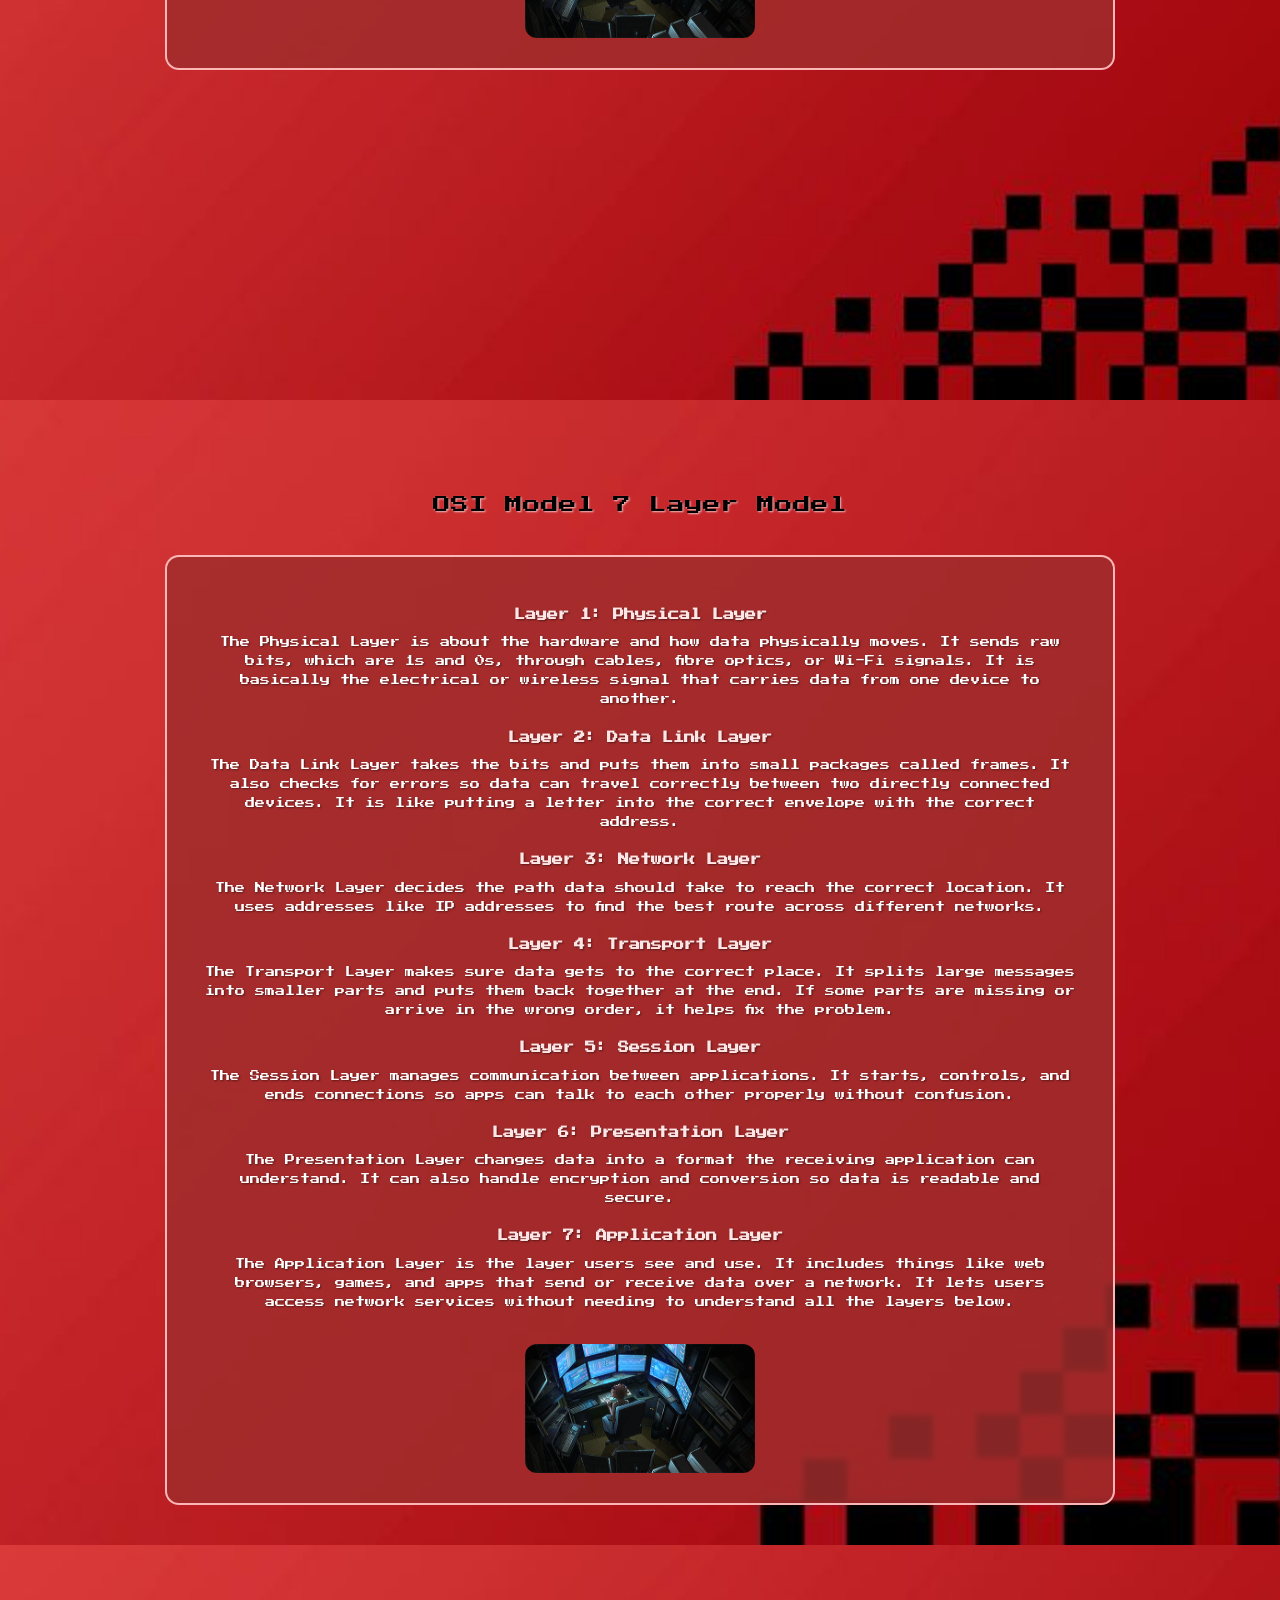
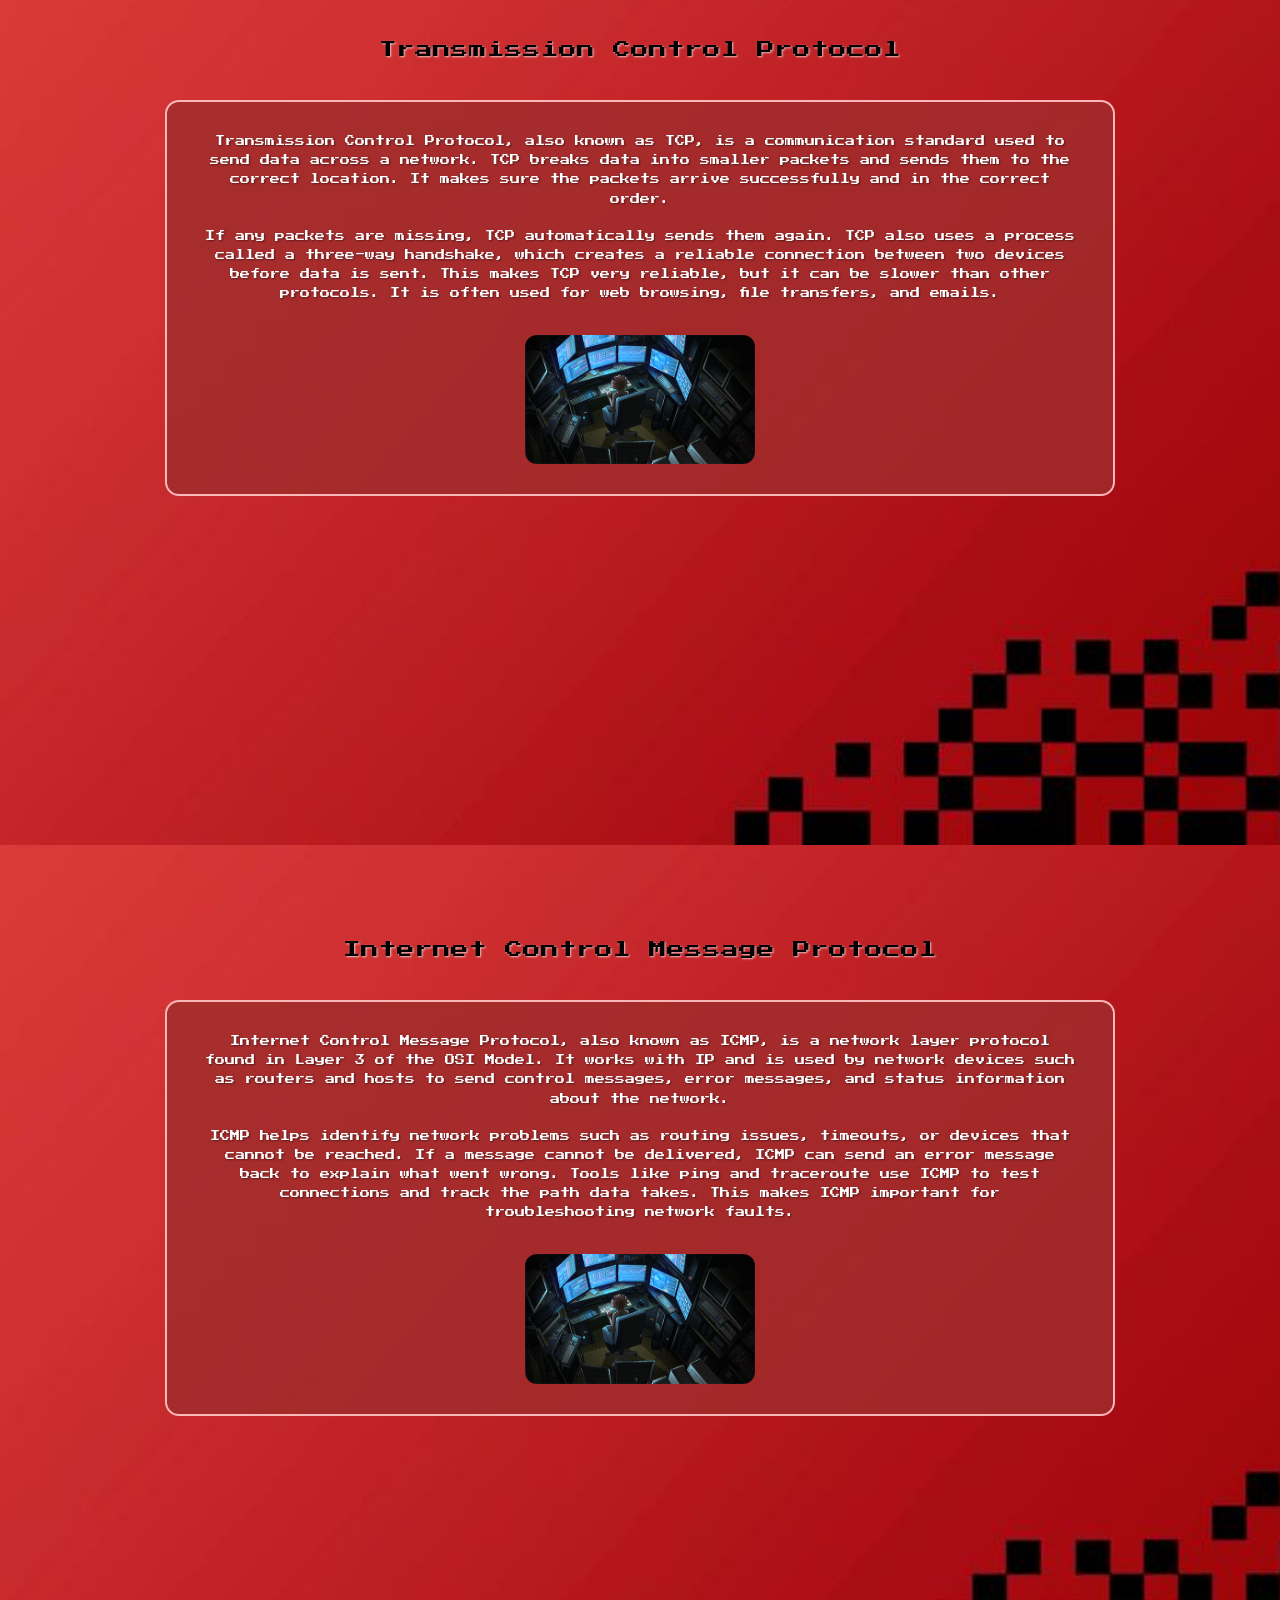
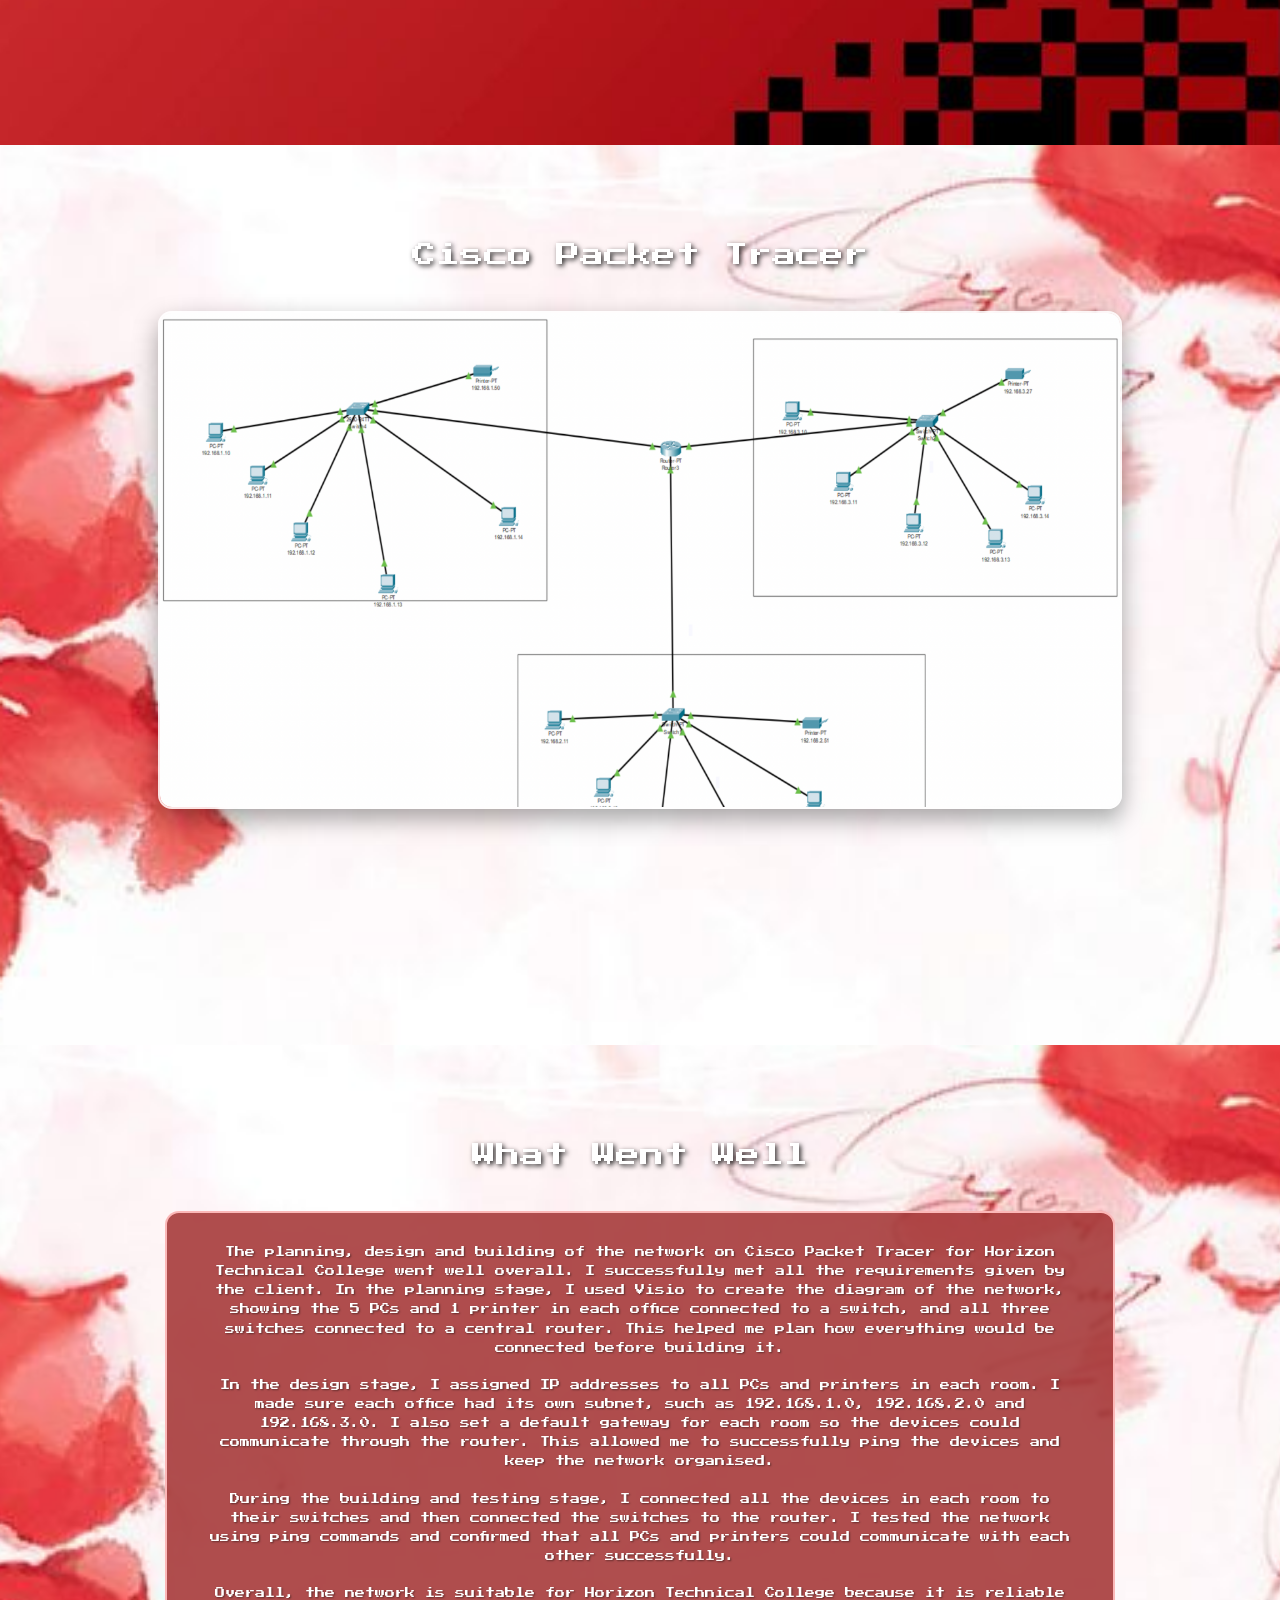
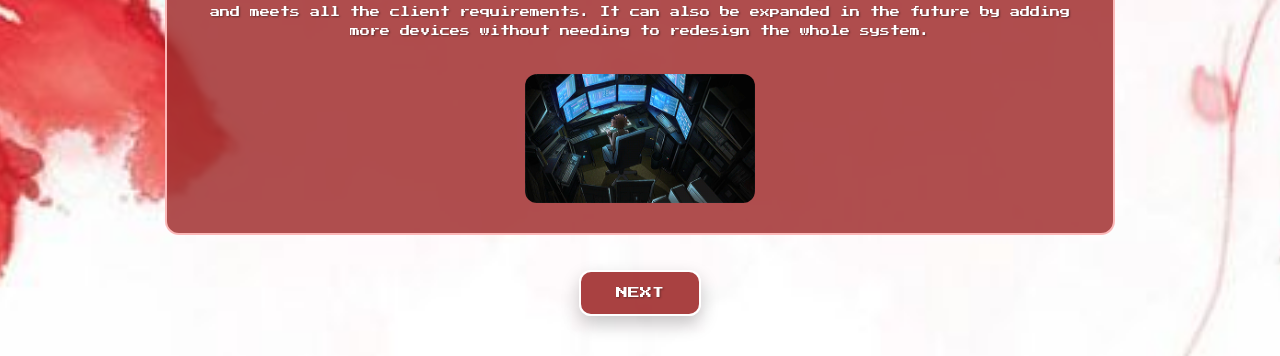
<file: unit4.html>
<!DOCTYPE html>
<html lang="en">
<head>
  <meta charset="UTF-8">
  <meta name="viewport" content="width=device-width, initial-scale=1.0">
  <title>Unit 4 - Networking</title>
  <link rel="icon" type="image/jpeg" href="%20.jpg">
  <link rel="preconnect" href="https://fonts.googleapis.com">
  <link rel="preconnect" href="https://fonts.gstatic.com" crossorigin>
  <link href="https://fonts.googleapis.com/css2?family=Press+Start+2P&family=Dancing+Script:wght@700&display=swap" rel="stylesheet">

  <style>
    html {
      scroll-behavior: smooth;
    }

    html,
    body {
      margin: 0;
      padding: 0;
      overflow-x: hidden;
      overflow-y: auto;
      height: auto;
      background: white;
    }

    .page1 {
      min-height: 100vh;
      background-image: url("autumn.gif");
      background-size: cover;
      background-position: center;
      background-repeat: no-repeat;

      display: flex;
      flex-direction: column;
      justify-content: flex-start;
      align-items: center;

      padding: 90px 40px 40px;
      box-sizing: border-box;
      position: relative;
    }

    .top-left-menu-button {
      position: absolute;
      top: 25px;
      left: 25px;
      z-index: 10;
    }

    .info-page {
      min-height: 100vh;
      background-image: url("Red.jpg");
      background-size: cover;
      background-position: center;
      background-repeat: no-repeat;
      background-attachment: fixed;

      display: flex;
      flex-direction: column;
      justify-content: flex-start;
      align-items: center;

      padding: 90px 40px 40px;
      box-sizing: border-box;
    }

    .cisco-page {
      min-height: 100vh;
      background-image: url("Flare.jpg");
      background-size: cover;
      background-position: center;
      background-repeat: no-repeat;
      background-attachment: fixed;

      display: flex;
      flex-direction: column;
      justify-content: flex-start;
      align-items: center;

      padding: 90px 40px 40px;
      box-sizing: border-box;
    }

    .main-title {
      font-family: 'Press Start 2P', cursive;
      margin: 0;
      text-align: center;
      font-weight: normal;
      color: black;
      text-shadow: 1px 1px 2px rgba(255, 255, 255, 0.7);
    }

    .learn-heading {
      font-family: 'Press Start 2P', cursive;
      font-size: 1.8rem;
      color: black;
      font-weight: normal;
      text-align: center;
      margin: 45px 0 25px 0;
      text-shadow: 1px 1px 2px rgba(255, 255, 255, 0.7);
    }

    .page-title {
      font-family: 'Press Start 2P', cursive;
      font-size: 1.1rem;
      color: black;
      font-weight: normal;
      text-align: center;
      line-height: 1.7;
      margin: 0 0 35px 0;
      max-width: 1000px;
      text-shadow: 1px 1px 2px rgba(255, 255, 255, 0.7);
    }

    .cisco-title {
      font-family: 'Press Start 2P', cursive;
      font-size: 1.5rem;
      color: white;
      font-weight: normal;
      text-align: center;
      line-height: 1.7;
      margin: 0 0 35px 0;
      max-width: 1000px;
      text-shadow: 2px 2px 5px rgba(0, 0, 0, 0.8);
    }

    .red-box {
      max-width: 950px;
      background-color: rgba(160, 45, 45, 0.84);
      border: 2px solid rgba(255, 190, 190, 0.95);
      border-radius: 14px;
      padding: 30px 35px;
      box-sizing: border-box;
      backdrop-filter: blur(2px);
      transition: transform 0.4s ease, box-shadow 0.4s ease, background-color 0.4s ease;
    }

    .red-box:hover {
      transform: translateY(-6px);
      box-shadow: 0 12px 28px rgba(0, 0, 0, 0.28);
      background-color: rgba(160, 45, 45, 0.92);
    }

    .box-text {
      font-family: 'Press Start 2P', cursive;
      font-size: 0.63rem;
      color: white;
      line-height: 1.9;
      text-align: center;
      margin: 0;
      text-shadow: 1px 1px 2px rgba(0, 0, 0, 0.45);
    }

    .box-text + .box-text {
      margin-top: 18px;
    }

    .layer-title {
      font-family: 'Press Start 2P', cursive;
      font-size: 0.7rem;
      color: #ffe6e6;
      line-height: 1.8;
      text-align: center;
      margin: 18px 0 8px 0;
      text-shadow: 1px 1px 2px rgba(0, 0, 0, 0.45);
    }

    .topic-icon {
      display: block;
      max-width: 230px;
      height: auto;
      margin: 32px auto 0;
      border-radius: 12px;
      transition: transform 0.35s ease, filter 0.35s ease;
    }

    .topic-icon:hover {
      transform: scale(1.08) translateY(-4px);
      filter: brightness(1.1);
    }

    .cisco-image {
      max-width: 80%;
      max-height: 70vh;
      height: auto;
      display: block;
      margin: 0 auto;
      border-radius: 14px;
      border: 2px solid rgba(255, 255, 255, 0.85);
      box-shadow: 0 10px 25px rgba(0, 0, 0, 0.35);
      object-fit: contain;
      transition: transform 0.4s ease, filter 0.4s ease, box-shadow 0.4s ease;
    }

    .cisco-image:hover {
      transform: scale(1.03);
      filter: brightness(1.08);
      box-shadow: 0 14px 30px rgba(0, 0, 0, 0.4);
    }

    .button-row {
      display: flex;
      justify-content: center;
      align-items: center;
      gap: 18px;
      flex-wrap: wrap;
      margin-top: 35px;
    }

    .topic-next-button {
      display: inline-block;
      padding: 15px 35px;
      font-family: 'Press Start 2P', cursive;
      font-size: 0.75rem;
      color: white;
      background-color: rgba(160, 45, 45, 0.9);
      border: 2px solid white;
      border-radius: 12px;
      text-decoration: none;
      text-shadow: 1px 1px 2px rgba(0, 0, 0, 0.35);
      box-shadow: 0 8px 18px rgba(0, 0, 0, 0.22);
      transition: transform 0.25s ease, box-shadow 0.25s ease, background-color 0.25s ease;
      animation: nextPulse 1.3s infinite ease-in-out;
    }

    .topic-next-button:hover {
      transform: scale(1.08);
      background-color: rgba(190, 55, 55, 0.95);
      box-shadow: 0 12px 25px rgba(0, 0, 0, 0.3);
    }

    .menu-back-button {
      display: inline-block;
      padding: 15px 30px;
      font-family: 'Press Start 2P', cursive;
      font-size: 0.7rem;
      color: white;
      background-color: rgba(120, 72, 35, 0.9);
      border: 2px solid white;
      border-radius: 12px;
      text-decoration: none;
      text-shadow: 1px 1px 2px rgba(0, 0, 0, 0.45);
      box-shadow: 0 8px 18px rgba(0, 0, 0, 0.25);
      animation: brownFlash 1s infinite ease-in-out;
      transition: transform 0.25s ease, box-shadow 0.25s ease, background-color 0.25s ease;
    }

    .menu-back-button:hover {
      transform: scale(1.08);
      background-color: rgba(150, 90, 45, 0.95);
      box-shadow: 0 12px 25px rgba(0, 0, 0, 0.35);
    }

    .menu-back-button:active,
    .topic-next-button:active {
      transform: scale(0.95);
    }

    @keyframes brownFlash {
      0%, 100% {
        opacity: 1;
      }

      50% {
        opacity: 0.7;
      }
    }

    @keyframes nextPulse {
      0%, 100% {
        opacity: 1;
      }

      50% {
        opacity: 0.75;
      }
    }

    .scroll-reveal {
      opacity: 0;
      transform: translateY(45px);
      transition: opacity 0.8s ease, transform 0.8s ease;
    }

    .scroll-reveal.show {
      opacity: 1;
      transform: translateY(0);
    }

    @media (max-width: 900px) {
      .top-left-menu-button {
        top: 15px;
        left: 15px;
      }

      .page1,
      .info-page,
      .cisco-page {
        padding: 55px 24px 35px;
      }

      .info-page,
      .cisco-page {
        background-attachment: scroll;
      }

      .learn-heading {
        font-size: 1.3rem;
      }

      .page-title,
      .cisco-title {
        font-size: 0.85rem;
      }

      .box-text {
        font-size: 0.55rem;
      }

      .layer-title {
        font-size: 0.58rem;
      }

      .red-box {
        padding: 24px;
      }

      .cisco-image {
        max-width: 95%;
        max-height: 65vh;
      }

      .topic-icon {
        max-width: 170px;
      }

      .topic-next-button,
      .menu-back-button {
        font-size: 0.58rem;
        padding: 13px 20px;
      }
    }
  </style>
</head>

<body>

  <section class="page1 scroll-reveal">
    <a href="index.html" class="menu-back-button top-left-menu-button">GO BACK TO MENU</a>

    <h1 class="main-title">Unit 4 - Networking</h1>
    <h2 class="learn-heading">What I learnt</h2>
  </section>

  <section class="info-page scroll-reveal">
    <h3 class="page-title">Local Area Network</h3>

    <div class="red-box">
      <p class="box-text">
        A Local Area Network, also known as LAN, is a network that connects devices in a small area. This could be inside a home, school, office, or one building. Devices such as computers, laptops, phones, and printers can connect to the same network. In most homes, the devices connect through one router, but in larger buildings there may be more than one router to support more users.
      </p>

      <p class="box-text">
        One advantage of LAN is that it is usually cheap and easy to set up. It can also transfer data quickly between devices, which helps when sharing large files or backing up data. Software and resources can also be shared across the local network. However, LAN has a limited range and is mainly useful in one building. It can also slow down if too many devices are connected, and it is not designed for sending data over long distances.
      </p>

      <img src="Networking.gif" alt="Networking Icon" class="topic-icon">
    </div>
  </section>

  <section class="info-page scroll-reveal">
    <h3 class="page-title">Wireless Local Area Network</h3>

    <div class="red-box">
      <p class="box-text">
        A Wireless Local Area Network, also known as WLAN, is similar to a LAN but it connects devices wirelessly. It uses radio waves instead of lots of cables. WLAN is commonly used in homes, schools, cafes, and offices because people can connect laptops, phones, and tablets without needing a wired connection. Devices only need to be within the wireless range to connect.
      </p>

      <p class="box-text">
        One advantage of WLAN is that it is simple to set up and gives users more freedom to move around. It can also be cheaper because fewer cables are needed. WLAN can support many devices and makes it easier for people to access the internet. However, because it is wireless, it can be more vulnerable to hacking if it is not secured properly. It can also be affected by interference, weak signals, and too many devices using the network at the same time.
      </p>

      <img src="Networking.gif" alt="Networking Icon" class="topic-icon">
    </div>
  </section>

  <section class="info-page scroll-reveal">
    <h3 class="page-title">Personal Area Network</h3>

    <div class="red-box">
      <p class="box-text">
        A Personal Area Network, also known as PAN, is a small network used around one person. It usually has a short range, often around ten metres. A common example is Bluetooth, such as connecting wireless earphones to a phone, a phone to a speaker, or a computer to a printer. PAN is useful for connecting personal devices quickly.
      </p>

      <p class="box-text">
        One advantage of PAN is that it is flexible and easy to use. Many devices can connect automatically without much setup, especially with Bluetooth. It can also be fairly secure when encryption is used. However, PAN has a short range and can be unreliable if the connection is weak. It also depends on the devices being close together and does not work well for sharing data across large areas or to many devices at once.
      </p>

      <img src="Networking.gif" alt="Networking Icon" class="topic-icon">
    </div>
  </section>

  <section class="info-page scroll-reveal">
    <h3 class="page-title">OSI Model 7 Layer Model</h3>

    <div class="red-box">
      <h4 class="layer-title">Layer 1: Physical Layer</h4>
      <p class="box-text">
        The Physical Layer is about the hardware and how data physically moves. It sends raw bits, which are 1s and 0s, through cables, fibre optics, or Wi-Fi signals. It is basically the electrical or wireless signal that carries data from one device to another.
      </p>

      <h4 class="layer-title">Layer 2: Data Link Layer</h4>
      <p class="box-text">
        The Data Link Layer takes the bits and puts them into small packages called frames. It also checks for errors so data can travel correctly between two directly connected devices. It is like putting a letter into the correct envelope with the correct address.
      </p>

      <h4 class="layer-title">Layer 3: Network Layer</h4>
      <p class="box-text">
        The Network Layer decides the path data should take to reach the correct location. It uses addresses like IP addresses to find the best route across different networks.
      </p>

      <h4 class="layer-title">Layer 4: Transport Layer</h4>
      <p class="box-text">
        The Transport Layer makes sure data gets to the correct place. It splits large messages into smaller parts and puts them back together at the end. If some parts are missing or arrive in the wrong order, it helps fix the problem.
      </p>

      <h4 class="layer-title">Layer 5: Session Layer</h4>
      <p class="box-text">
        The Session Layer manages communication between applications. It starts, controls, and ends connections so apps can talk to each other properly without confusion.
      </p>

      <h4 class="layer-title">Layer 6: Presentation Layer</h4>
      <p class="box-text">
        The Presentation Layer changes data into a format the receiving application can understand. It can also handle encryption and conversion so data is readable and secure.
      </p>

      <h4 class="layer-title">Layer 7: Application Layer</h4>
      <p class="box-text">
        The Application Layer is the layer users see and use. It includes things like web browsers, games, and apps that send or receive data over a network. It lets users access network services without needing to understand all the layers below.
      </p>

      <img src="Networking.gif" alt="Networking Icon" class="topic-icon">
    </div>
  </section>

  <section class="info-page scroll-reveal">
    <h3 class="page-title">Transmission Control Protocol</h3>

    <div class="red-box">
      <p class="box-text">
        Transmission Control Protocol, also known as TCP, is a communication standard used to send data across a network. TCP breaks data into smaller packets and sends them to the correct location. It makes sure the packets arrive successfully and in the correct order.
      </p>

      <p class="box-text">
        If any packets are missing, TCP automatically sends them again. TCP also uses a process called a three-way handshake, which creates a reliable connection between two devices before data is sent. This makes TCP very reliable, but it can be slower than other protocols. It is often used for web browsing, file transfers, and emails.
      </p>

      <img src="Networking.gif" alt="Networking Icon" class="topic-icon">
    </div>
  </section>

  <section class="info-page scroll-reveal">
    <h3 class="page-title">Internet Control Message Protocol</h3>

    <div class="red-box">
      <p class="box-text">
        Internet Control Message Protocol, also known as ICMP, is a network layer protocol found in Layer 3 of the OSI Model. It works with IP and is used by network devices such as routers and hosts to send control messages, error messages, and status information about the network.
      </p>

      <p class="box-text">
        ICMP helps identify network problems such as routing issues, timeouts, or devices that cannot be reached. If a message cannot be delivered, ICMP can send an error message back to explain what went wrong. Tools like ping and traceroute use ICMP to test connections and track the path data takes. This makes ICMP important for troubleshooting network faults.
      </p>

      <img src="Networking.gif" alt="Networking Icon" class="topic-icon">
    </div>
  </section>

  <section class="cisco-page scroll-reveal">
    <h3 class="cisco-title">Cisco Packet Tracer</h3>

    <img 
      src="Cisco Packet Tracer.png" 
      alt="Cisco Packet Tracer Network Screenshot" 
      class="cisco-image"
    >
  </section>

  <section class="cisco-page scroll-reveal">
    <h3 class="cisco-title">What Went Well</h3>

    <div class="red-box">
      <p class="box-text">
        The planning, design and building of the network on Cisco Packet Tracer for Horizon Technical College went well overall. I successfully met all the requirements given by the client. In the planning stage, I used Visio to create the diagram of the network, showing the 5 PCs and 1 printer in each office connected to a switch, and all three switches connected to a central router. This helped me plan how everything would be connected before building it.
      </p>

      <p class="box-text">
        In the design stage, I assigned IP addresses to all PCs and printers in each room. I made sure each office had its own subnet, such as 192.168.1.0, 192.168.2.0 and 192.168.3.0. I also set a default gateway for each room so the devices could communicate through the router. This allowed me to successfully ping the devices and keep the network organised.
      </p>

      <p class="box-text">
        During the building and testing stage, I connected all the devices in each room to their switches and then connected the switches to the router. I tested the network using ping commands and confirmed that all PCs and printers could communicate with each other successfully.
      </p>

      <p class="box-text">
        Overall, the network is suitable for Horizon Technical College because it is reliable and meets all the client requirements. It can also be expanded in the future by adding more devices without needing to redesign the whole system.
      </p>

      <img src="Networking.gif" alt="Networking Icon" class="topic-icon">
    </div>

    <div class="button-row">
      <a href="unit5.html" class="topic-next-button">NEXT</a>
    </div>
  </section>

  <script>
    const revealElements = document.querySelectorAll('.scroll-reveal');

    function revealOnScroll() {
      revealElements.forEach((element) => {
        const elementTop = element.getBoundingClientRect().top;
        const windowHeight = window.innerHeight;

        if (elementTop < windowHeight - 100) {
          element.classList.add('show');
        }
      });
    }

    window.addEventListener('scroll', revealOnScroll);
    window.addEventListener('load', revealOnScroll);
  </script>

</body>
</html>
</file>
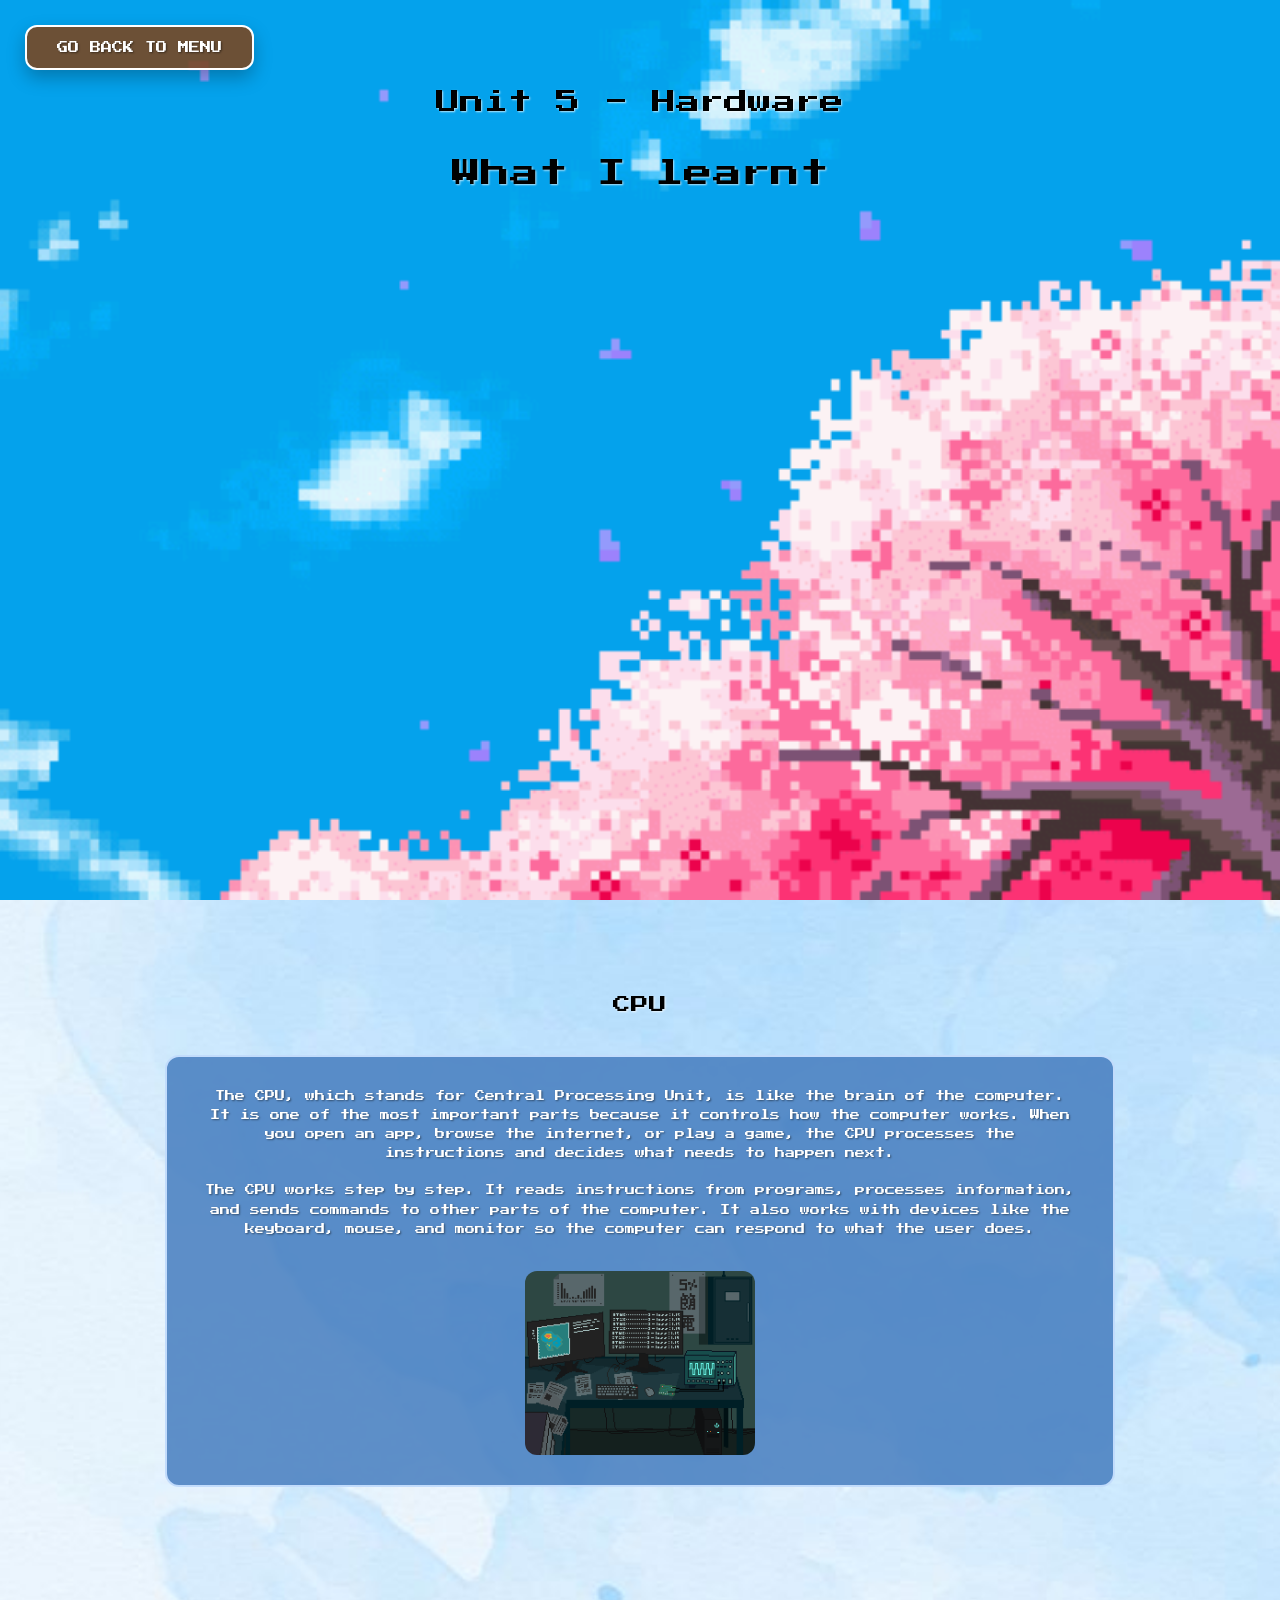
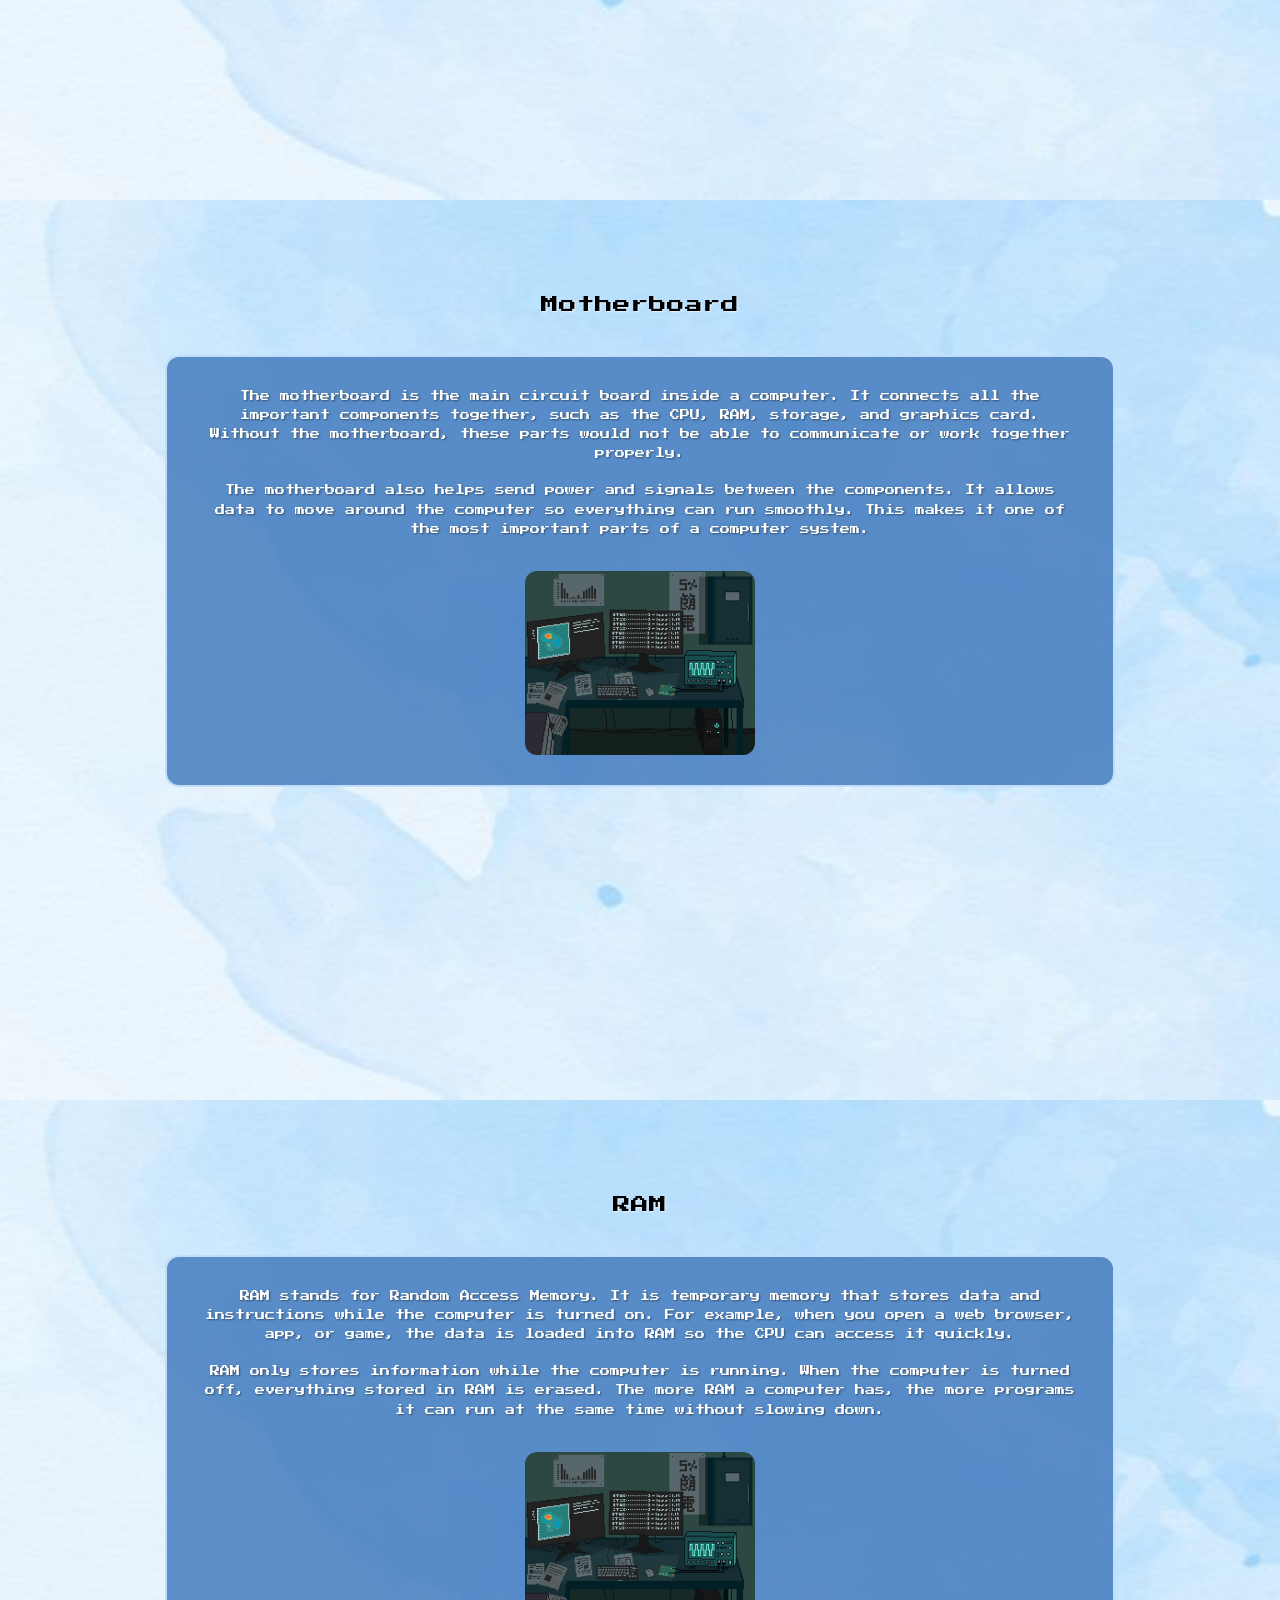
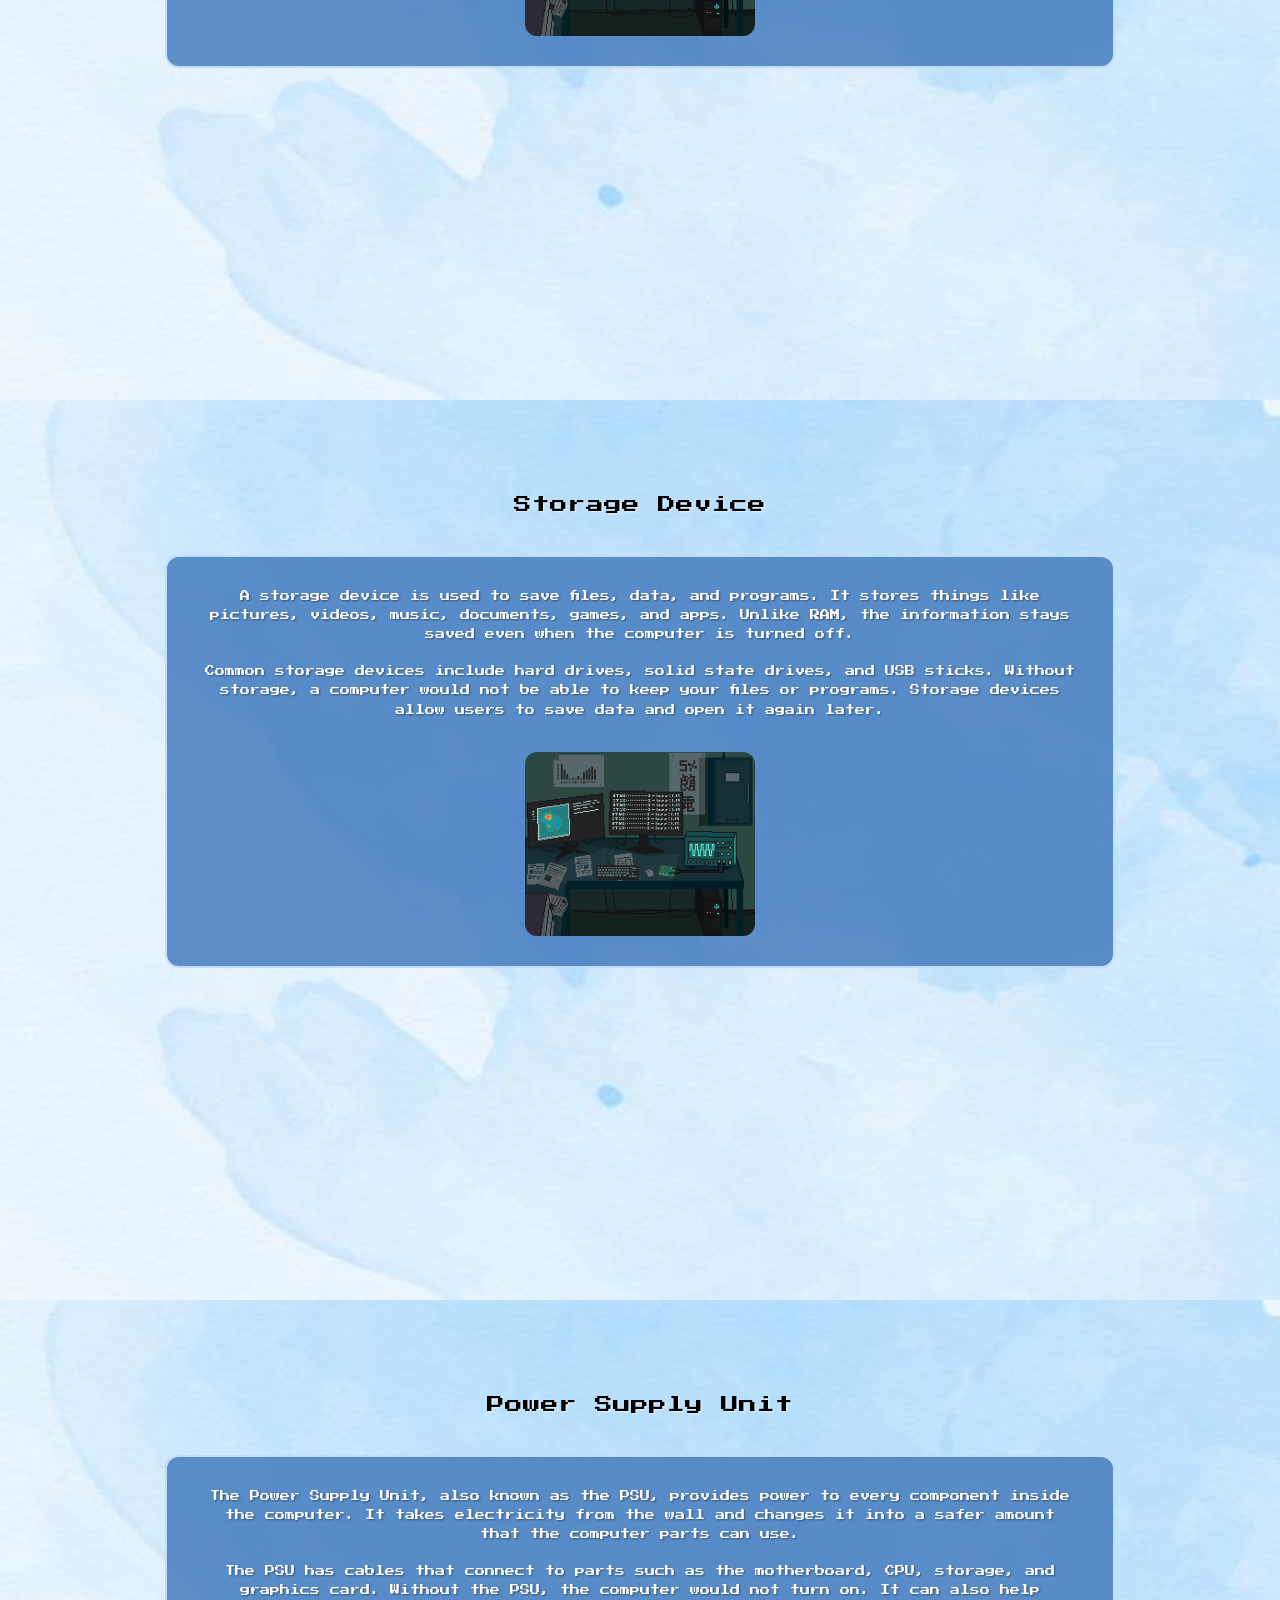
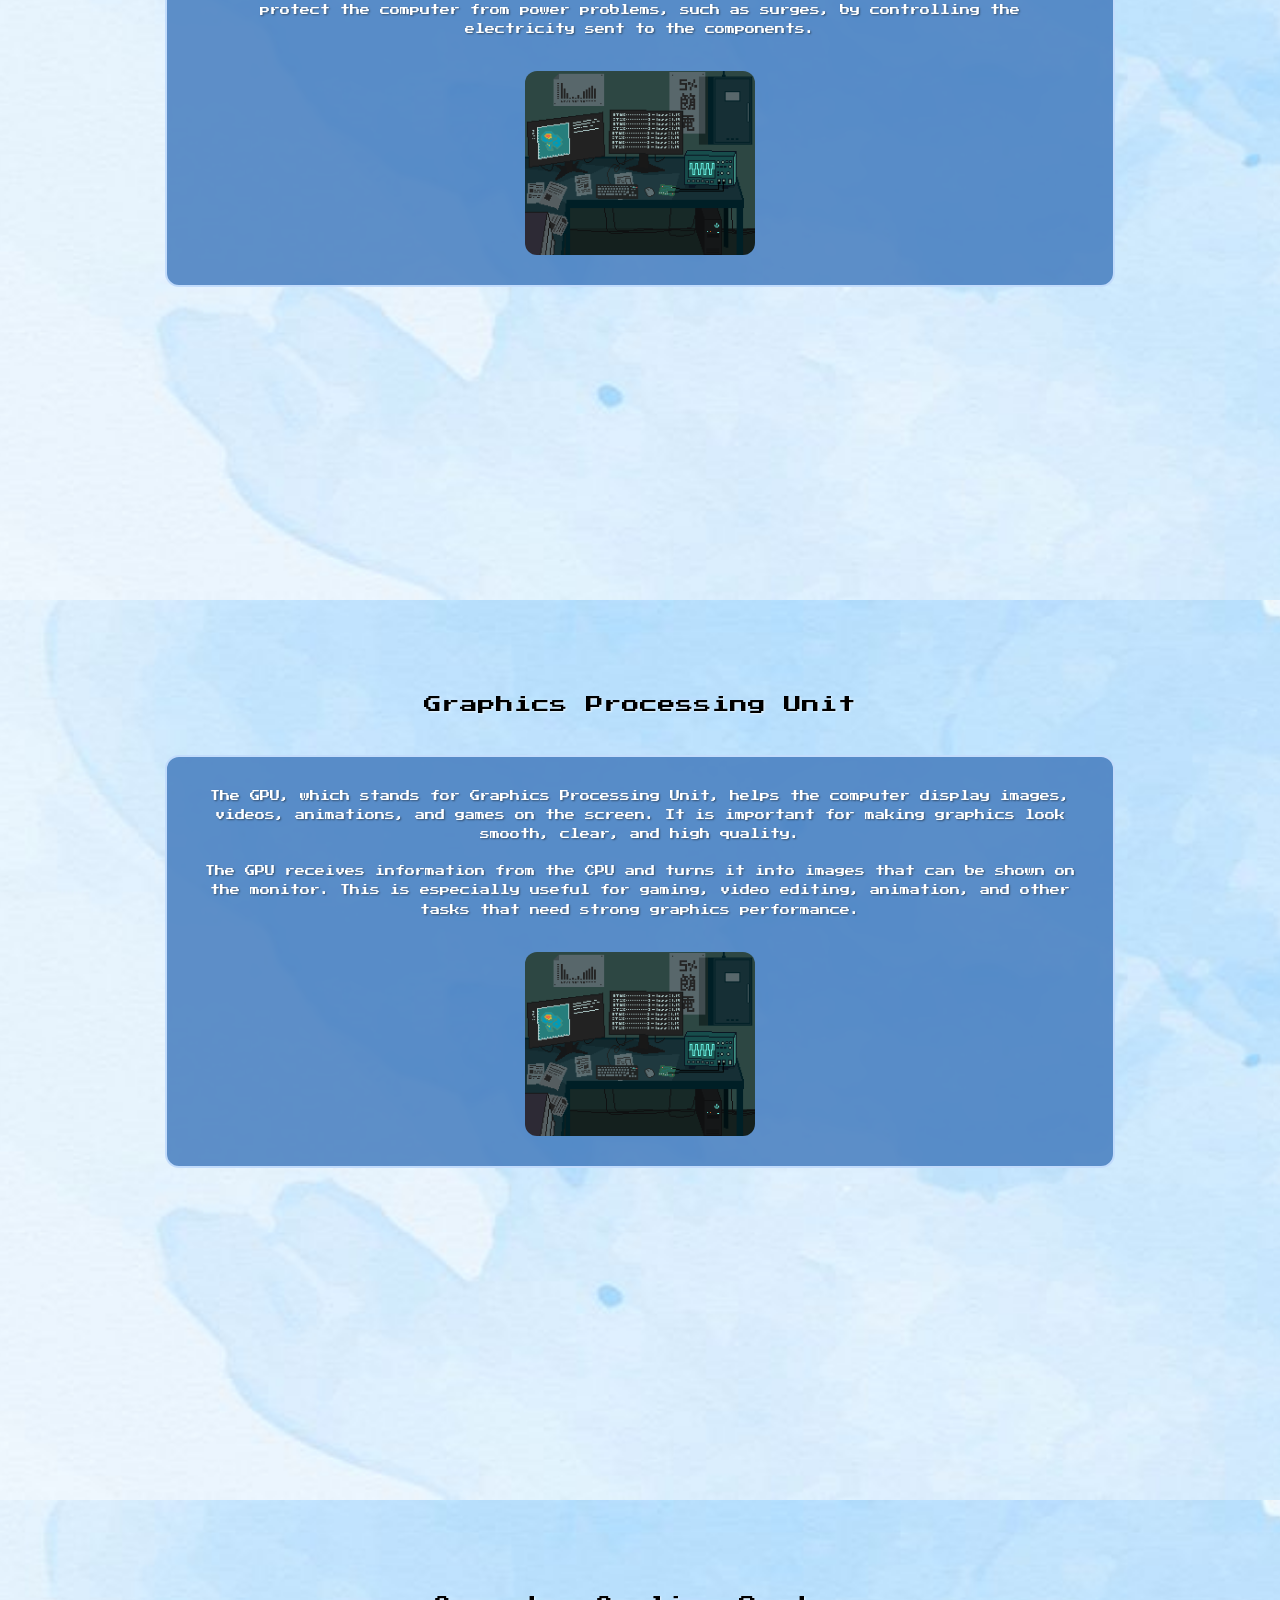
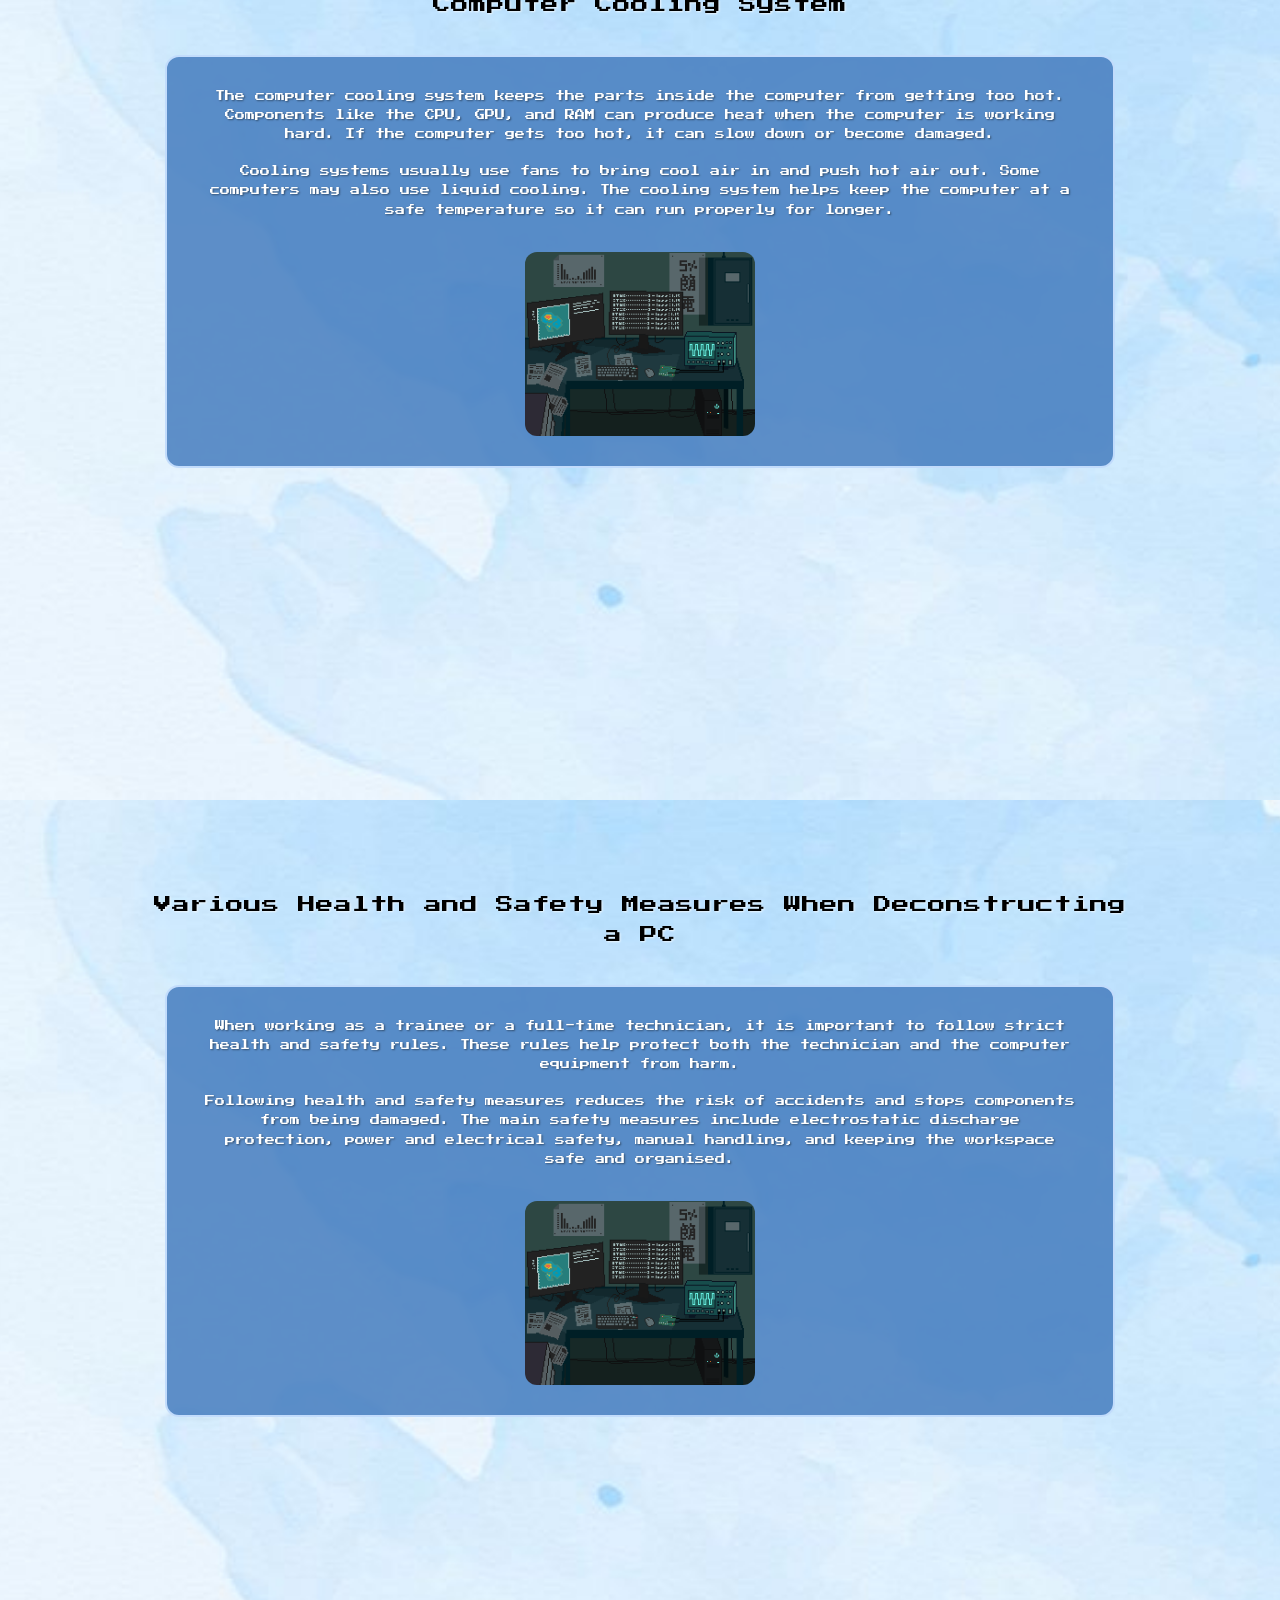
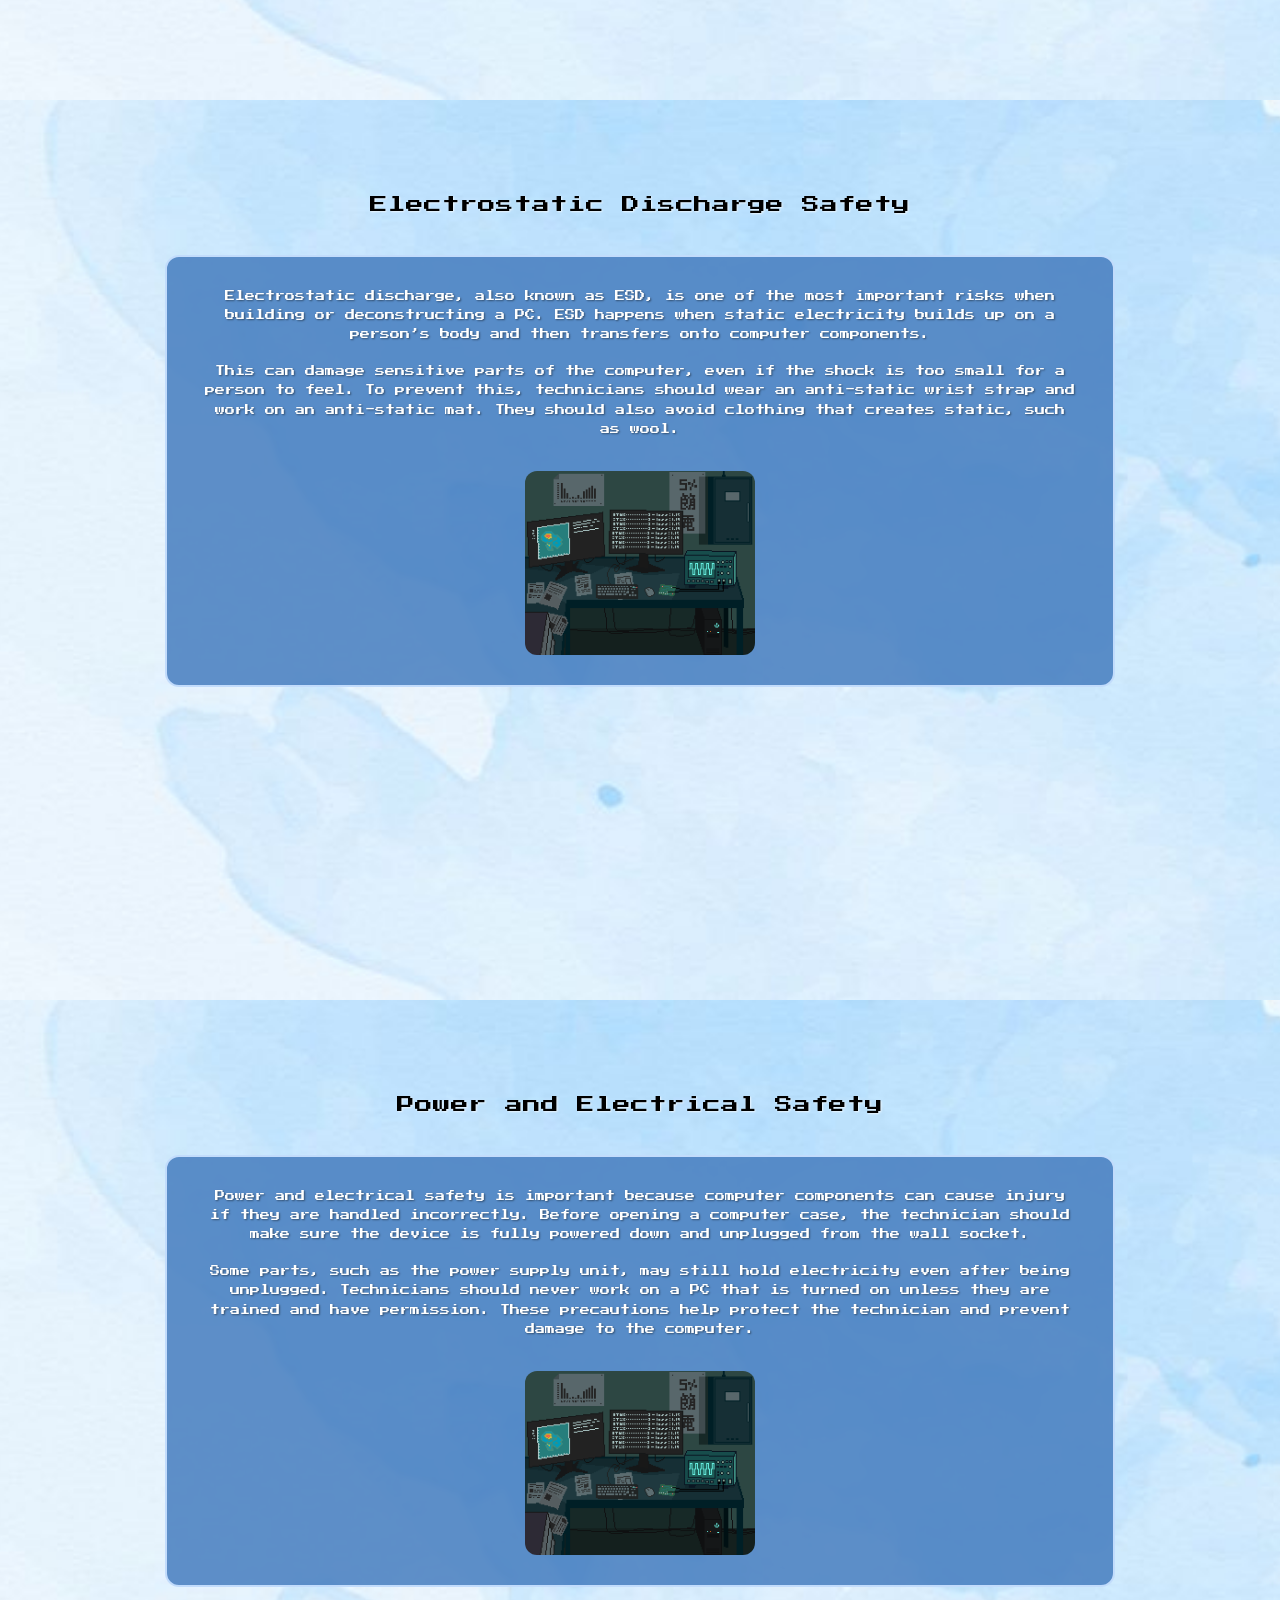
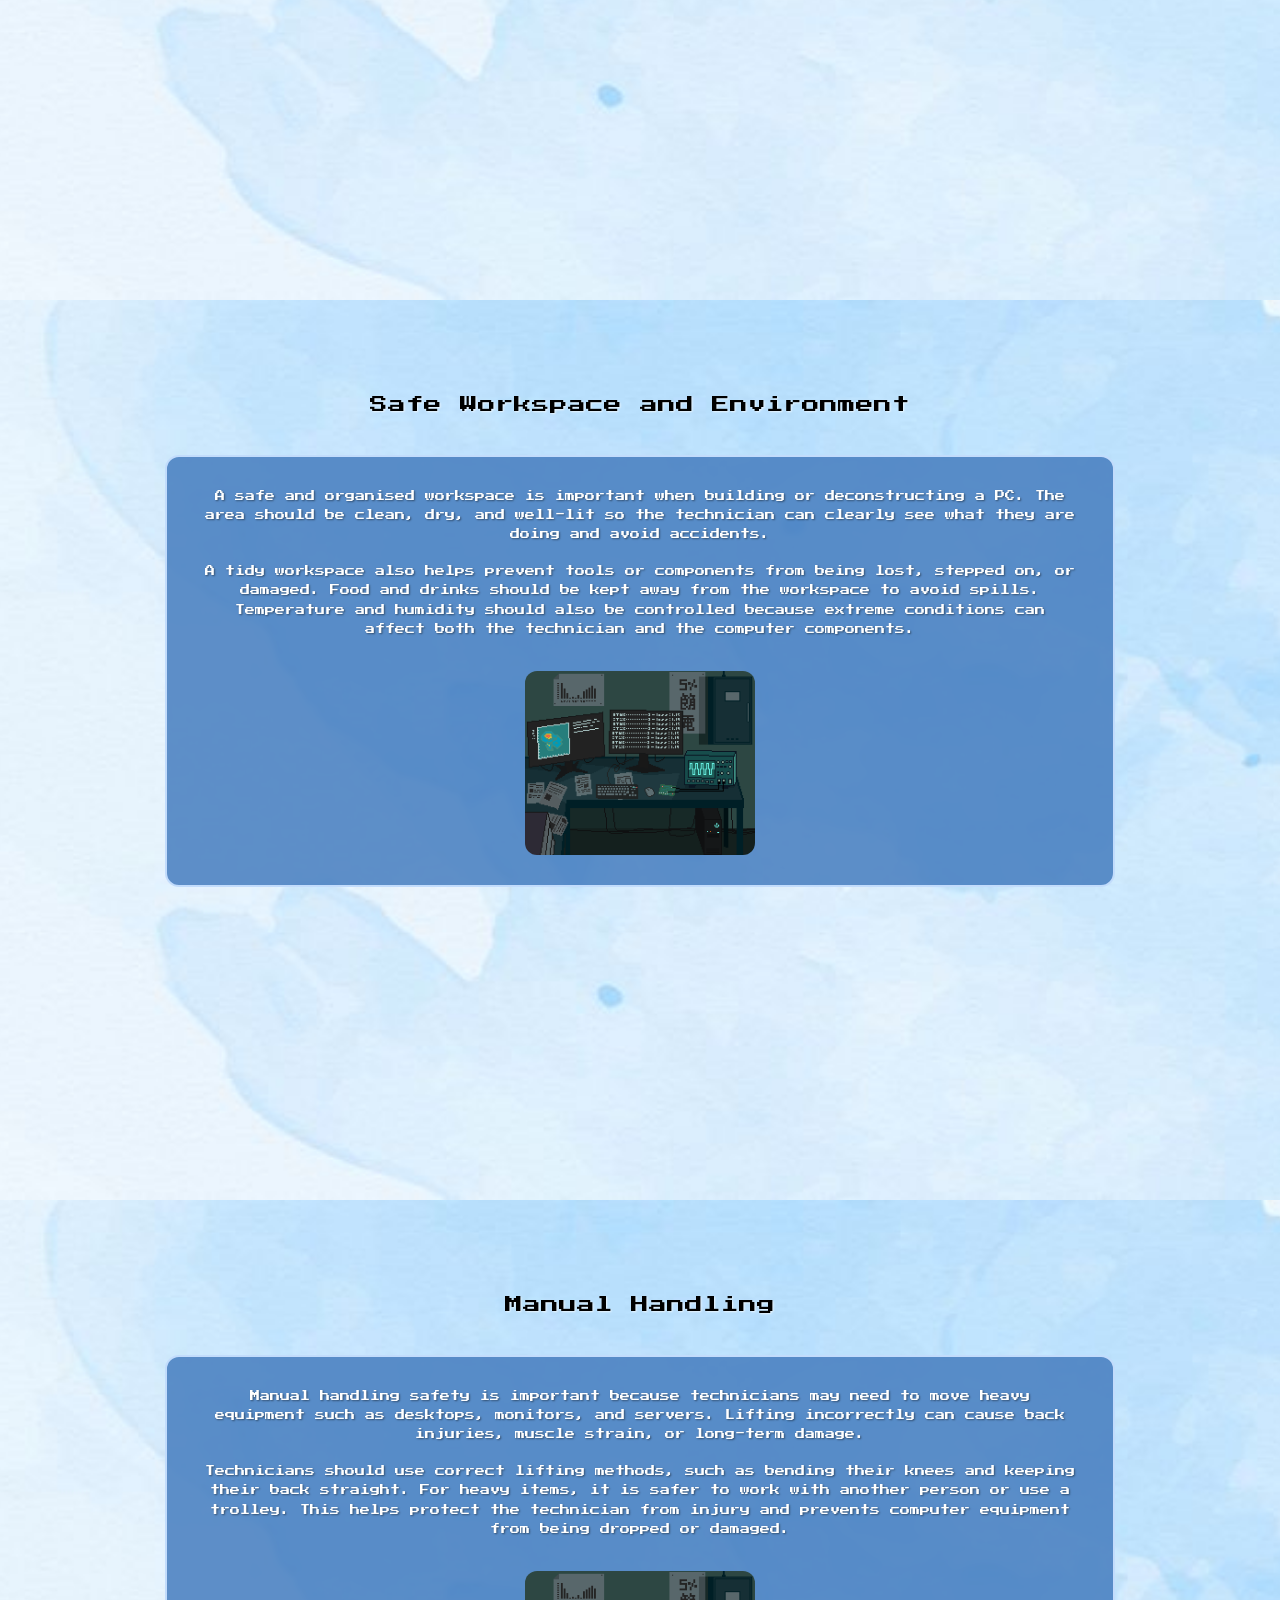
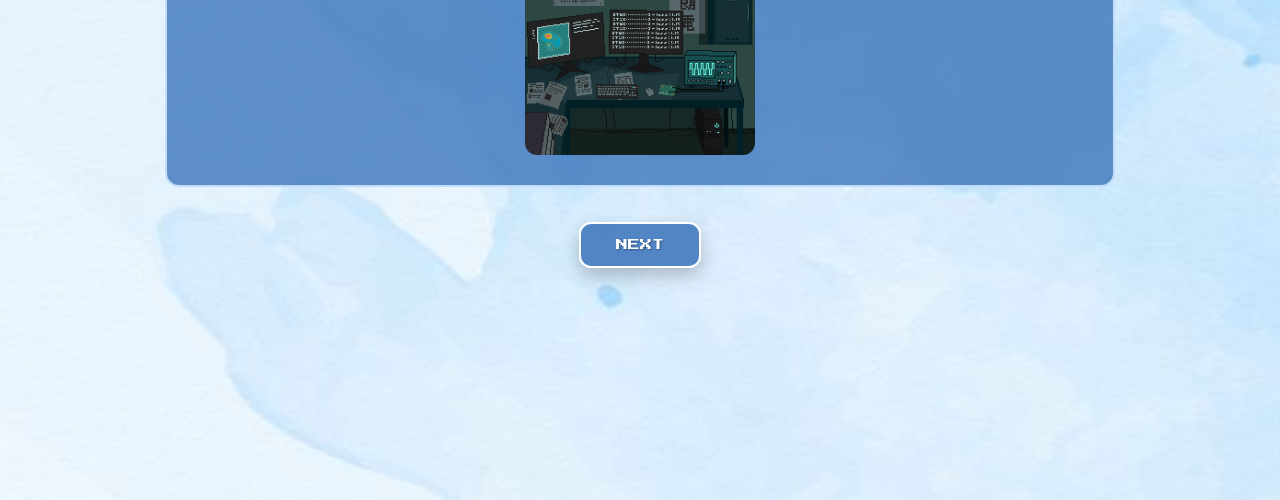
<file: unit5.html>
<!DOCTYPE html>
<html lang="en">
<head>
  <meta charset="UTF-8">
  <meta name="viewport" content="width=device-width, initial-scale=1.0">
  <title>Unit 5 - Hardware</title>
  <link rel="icon" type="image/jpeg" href="%20.jpg">
  <link rel="preconnect" href="https://fonts.googleapis.com">
  <link rel="preconnect" href="https://fonts.gstatic.com" crossorigin>
  <link href="https://fonts.googleapis.com/css2?family=Press+Start+2P&family=Dancing+Script:wght@700&display=swap" rel="stylesheet">

  <style>
    html {
      scroll-behavior: smooth;
    }

    html,
    body {
      margin: 0;
      padding: 0;
      overflow-x: hidden;
      overflow-y: auto;
      height: auto;
      background: white;
    }

    .page1 {
      min-height: 100vh;
      background-image: url("pixelins.gif");
      background-size: cover;
      background-position: center;
      background-repeat: no-repeat;

      display: flex;
      flex-direction: column;
      justify-content: flex-start;
      align-items: center;

      padding: 90px 40px 40px;
      box-sizing: border-box;
      position: relative;
    }

    .top-left-menu-button {
      position: absolute;
      top: 25px;
      left: 25px;
      z-index: 10;
    }

    .info-page {
      min-height: 100vh;
      background-image: url("Blue.jpg");
      background-size: cover;
      background-position: center;
      background-repeat: no-repeat;
      background-attachment: fixed;

      display: flex;
      flex-direction: column;
      justify-content: flex-start;
      align-items: center;

      padding: 90px 40px 40px;
      box-sizing: border-box;
    }

    .main-title {
      font-family: 'Press Start 2P', cursive;
      margin: 0;
      text-align: center;
      font-weight: normal;
      color: black;
      text-shadow: 1px 1px 2px rgba(255, 255, 255, 0.7);
    }

    .learn-heading {
      font-family: 'Press Start 2P', cursive;
      font-size: 1.8rem;
      color: black;
      font-weight: normal;
      text-align: center;
      margin: 45px 0 25px 0;
      text-shadow: 1px 1px 2px rgba(255, 255, 255, 0.7);
    }

    .page-title {
      font-family: 'Press Start 2P', cursive;
      font-size: 1.1rem;
      color: black;
      font-weight: normal;
      text-align: center;
      line-height: 1.7;
      margin: 0 0 35px 0;
      max-width: 1000px;
      text-shadow: 1px 1px 2px rgba(255, 255, 255, 0.7);
    }

    .blue-box {
      max-width: 950px;
      background-color: rgba(67, 123, 190, 0.84);
      border: 2px solid rgba(200, 225, 255, 0.95);
      border-radius: 14px;
      padding: 30px 35px;
      box-sizing: border-box;
      backdrop-filter: blur(2px);
      transition: transform 0.4s ease, box-shadow 0.4s ease, background-color 0.4s ease;
    }

    .blue-box:hover {
      transform: translateY(-6px);
      box-shadow: 0 12px 28px rgba(0, 0, 0, 0.28);
      background-color: rgba(67, 123, 190, 0.92);
    }

    .box-text {
      font-family: 'Press Start 2P', cursive;
      font-size: 0.63rem;
      color: white;
      line-height: 1.9;
      text-align: center;
      margin: 0;
      text-shadow: 1px 1px 2px rgba(0, 0, 0, 0.45);
    }

    .box-text + .box-text {
      margin-top: 18px;
    }

    .topic-icon {
      display: block;
      max-width: 230px;
      height: auto;
      margin: 32px auto 0;
      border-radius: 12px;
      transition: transform 0.35s ease, filter 0.35s ease;
    }

    .topic-icon:hover {
      transform: scale(1.08) translateY(-4px);
      filter: brightness(1.1);
    }

    .button-row {
      display: flex;
      justify-content: center;
      align-items: center;
      gap: 18px;
      flex-wrap: wrap;
      margin-top: 35px;
    }

    .topic-next-button {
      display: inline-block;
      padding: 15px 35px;
      font-family: 'Press Start 2P', cursive;
      font-size: 0.75rem;
      color: white;
      background-color: rgba(67, 123, 190, 0.9);
      border: 2px solid white;
      border-radius: 12px;
      text-decoration: none;
      text-shadow: 1px 1px 2px rgba(0, 0, 0, 0.35);
      box-shadow: 0 8px 18px rgba(0, 0, 0, 0.22);
      transition: transform 0.25s ease, box-shadow 0.25s ease, background-color 0.25s ease;
      animation: nextPulse 1.3s infinite ease-in-out;
    }

    .topic-next-button:hover {
      transform: scale(1.08);
      background-color: rgba(45, 100, 170, 0.95);
      box-shadow: 0 12px 25px rgba(0, 0, 0, 0.3);
    }

    .menu-back-button {
      display: inline-block;
      padding: 15px 30px;
      font-family: 'Press Start 2P', cursive;
      font-size: 0.7rem;
      color: white;
      background-color: rgba(120, 72, 35, 0.9);
      border: 2px solid white;
      border-radius: 12px;
      text-decoration: none;
      text-shadow: 1px 1px 2px rgba(0, 0, 0, 0.45);
      box-shadow: 0 8px 18px rgba(0, 0, 0, 0.25);
      animation: brownFlash 1s infinite ease-in-out;
      transition: transform 0.25s ease, box-shadow 0.25s ease, background-color 0.25s ease;
    }

    .menu-back-button:hover {
      transform: scale(1.08);
      background-color: rgba(150, 90, 45, 0.95);
      box-shadow: 0 12px 25px rgba(0, 0, 0, 0.35);
    }

    .menu-back-button:active,
    .topic-next-button:active {
      transform: scale(0.95);
    }

    @keyframes brownFlash {
      0%, 100% {
        opacity: 1;
      }

      50% {
        opacity: 0.7;
      }
    }

    @keyframes nextPulse {
      0%, 100% {
        opacity: 1;
      }

      50% {
        opacity: 0.75;
      }
    }

    .scroll-reveal {
      opacity: 0;
      transform: translateY(45px);
      transition: opacity 0.8s ease, transform 0.8s ease;
    }

    .scroll-reveal.show {
      opacity: 1;
      transform: translateY(0);
    }

    @media (max-width: 900px) {
      .top-left-menu-button {
        top: 15px;
        left: 15px;
      }

      .page1,
      .info-page {
        padding: 55px 24px 35px;
      }

      .info-page {
        background-attachment: scroll;
      }

      .learn-heading {
        font-size: 1.3rem;
      }

      .page-title {
        font-size: 0.85rem;
      }

      .box-text {
        font-size: 0.55rem;
      }

      .blue-box {
        padding: 24px;
      }

      .topic-icon {
        max-width: 170px;
      }

      .topic-next-button,
      .menu-back-button {
        font-size: 0.58rem;
        padding: 13px 20px;
      }
    }
  </style>
</head>

<body>

  <section class="page1 scroll-reveal">
    <a href="index.html" class="menu-back-button top-left-menu-button">GO BACK TO MENU</a>

    <h1 class="main-title">Unit 5 - Hardware</h1>
    <h2 class="learn-heading">What I learnt</h2>
  </section>

  <section class="info-page scroll-reveal">
    <h3 class="page-title">CPU</h3>

    <div class="blue-box">
      <p class="box-text">
        The CPU, which stands for Central Processing Unit, is like the brain of the computer. It is one of the most important parts because it controls how the computer works. When you open an app, browse the internet, or play a game, the CPU processes the instructions and decides what needs to happen next.
      </p>

      <p class="box-text">
        The CPU works step by step. It reads instructions from programs, processes information, and sends commands to other parts of the computer. It also works with devices like the keyboard, mouse, and monitor so the computer can respond to what the user does.
      </p>

      <img src="Icon for hardware.gif" alt="Hardware Icon" class="topic-icon">
    </div>
  </section>

  <section class="info-page scroll-reveal">
    <h3 class="page-title">Motherboard</h3>

    <div class="blue-box">
      <p class="box-text">
        The motherboard is the main circuit board inside a computer. It connects all the important components together, such as the CPU, RAM, storage, and graphics card. Without the motherboard, these parts would not be able to communicate or work together properly.
      </p>

      <p class="box-text">
        The motherboard also helps send power and signals between the components. It allows data to move around the computer so everything can run smoothly. This makes it one of the most important parts of a computer system.
      </p>

      <img src="Icon for hardware.gif" alt="Hardware Icon" class="topic-icon">
    </div>
  </section>

  <section class="info-page scroll-reveal">
    <h3 class="page-title">RAM</h3>

    <div class="blue-box">
      <p class="box-text">
        RAM stands for Random Access Memory. It is temporary memory that stores data and instructions while the computer is turned on. For example, when you open a web browser, app, or game, the data is loaded into RAM so the CPU can access it quickly.
      </p>

      <p class="box-text">
        RAM only stores information while the computer is running. When the computer is turned off, everything stored in RAM is erased. The more RAM a computer has, the more programs it can run at the same time without slowing down.
      </p>

      <img src="Icon for hardware.gif" alt="Hardware Icon" class="topic-icon">
    </div>
  </section>

  <section class="info-page scroll-reveal">
    <h3 class="page-title">Storage Device</h3>

    <div class="blue-box">
      <p class="box-text">
        A storage device is used to save files, data, and programs. It stores things like pictures, videos, music, documents, games, and apps. Unlike RAM, the information stays saved even when the computer is turned off.
      </p>

      <p class="box-text">
        Common storage devices include hard drives, solid state drives, and USB sticks. Without storage, a computer would not be able to keep your files or programs. Storage devices allow users to save data and open it again later.
      </p>

      <img src="Icon for hardware.gif" alt="Hardware Icon" class="topic-icon">
    </div>
  </section>

  <section class="info-page scroll-reveal">
    <h3 class="page-title">Power Supply Unit</h3>

    <div class="blue-box">
      <p class="box-text">
        The Power Supply Unit, also known as the PSU, provides power to every component inside the computer. It takes electricity from the wall and changes it into a safer amount that the computer parts can use.
      </p>

      <p class="box-text">
        The PSU has cables that connect to parts such as the motherboard, CPU, storage, and graphics card. Without the PSU, the computer would not turn on. It can also help protect the computer from power problems, such as surges, by controlling the electricity sent to the components.
      </p>

      <img src="Icon for hardware.gif" alt="Hardware Icon" class="topic-icon">
    </div>
  </section>

  <section class="info-page scroll-reveal">
    <h3 class="page-title">Graphics Processing Unit</h3>

    <div class="blue-box">
      <p class="box-text">
        The GPU, which stands for Graphics Processing Unit, helps the computer display images, videos, animations, and games on the screen. It is important for making graphics look smooth, clear, and high quality.
      </p>

      <p class="box-text">
        The GPU receives information from the CPU and turns it into images that can be shown on the monitor. This is especially useful for gaming, video editing, animation, and other tasks that need strong graphics performance.
      </p>

      <img src="Icon for hardware.gif" alt="Hardware Icon" class="topic-icon">
    </div>
  </section>

  <section class="info-page scroll-reveal">
    <h3 class="page-title">Computer Cooling System</h3>

    <div class="blue-box">
      <p class="box-text">
        The computer cooling system keeps the parts inside the computer from getting too hot. Components like the CPU, GPU, and RAM can produce heat when the computer is working hard. If the computer gets too hot, it can slow down or become damaged.
      </p>

      <p class="box-text">
        Cooling systems usually use fans to bring cool air in and push hot air out. Some computers may also use liquid cooling. The cooling system helps keep the computer at a safe temperature so it can run properly for longer.
      </p>

      <img src="Icon for hardware.gif" alt="Hardware Icon" class="topic-icon">
    </div>
  </section>

  <section class="info-page scroll-reveal">
    <h3 class="page-title">Various Health and Safety Measures When Deconstructing a PC</h3>

    <div class="blue-box">
      <p class="box-text">
        When working as a trainee or a full-time technician, it is important to follow strict health and safety rules. These rules help protect both the technician and the computer equipment from harm.
      </p>

      <p class="box-text">
        Following health and safety measures reduces the risk of accidents and stops components from being damaged. The main safety measures include electrostatic discharge protection, power and electrical safety, manual handling, and keeping the workspace safe and organised.
      </p>

      <img src="Icon for hardware.gif" alt="Hardware Icon" class="topic-icon">
    </div>
  </section>

  <section class="info-page scroll-reveal">
    <h3 class="page-title">Electrostatic Discharge Safety</h3>

    <div class="blue-box">
      <p class="box-text">
        Electrostatic discharge, also known as ESD, is one of the most important risks when building or deconstructing a PC. ESD happens when static electricity builds up on a person’s body and then transfers onto computer components.
      </p>

      <p class="box-text">
        This can damage sensitive parts of the computer, even if the shock is too small for a person to feel. To prevent this, technicians should wear an anti-static wrist strap and work on an anti-static mat. They should also avoid clothing that creates static, such as wool.
      </p>

      <img src="Icon for hardware.gif" alt="Hardware Icon" class="topic-icon">
    </div>
  </section>

  <section class="info-page scroll-reveal">
    <h3 class="page-title">Power and Electrical Safety</h3>

    <div class="blue-box">
      <p class="box-text">
        Power and electrical safety is important because computer components can cause injury if they are handled incorrectly. Before opening a computer case, the technician should make sure the device is fully powered down and unplugged from the wall socket.
      </p>

      <p class="box-text">
        Some parts, such as the power supply unit, may still hold electricity even after being unplugged. Technicians should never work on a PC that is turned on unless they are trained and have permission. These precautions help protect the technician and prevent damage to the computer.
      </p>

      <img src="Icon for hardware.gif" alt="Hardware Icon" class="topic-icon">
    </div>
  </section>

  <section class="info-page scroll-reveal">
    <h3 class="page-title">Safe Workspace and Environment</h3>

    <div class="blue-box">
      <p class="box-text">
        A safe and organised workspace is important when building or deconstructing a PC. The area should be clean, dry, and well-lit so the technician can clearly see what they are doing and avoid accidents.
      </p>

      <p class="box-text">
        A tidy workspace also helps prevent tools or components from being lost, stepped on, or damaged. Food and drinks should be kept away from the workspace to avoid spills. Temperature and humidity should also be controlled because extreme conditions can affect both the technician and the computer components.
      </p>

      <img src="Icon for hardware.gif" alt="Hardware Icon" class="topic-icon">
    </div>
  </section>

  <section class="info-page scroll-reveal">
    <h3 class="page-title">Manual Handling</h3>

    <div class="blue-box">
      <p class="box-text">
        Manual handling safety is important because technicians may need to move heavy equipment such as desktops, monitors, and servers. Lifting incorrectly can cause back injuries, muscle strain, or long-term damage.
      </p>

      <p class="box-text">
        Technicians should use correct lifting methods, such as bending their knees and keeping their back straight. For heavy items, it is safer to work with another person or use a trolley. This helps protect the technician from injury and prevents computer equipment from being dropped or damaged.
      </p>

      <img src="Icon for hardware.gif" alt="Hardware Icon" class="topic-icon">
    </div>

    <div class="button-row">
      <a href="unit6.html" class="topic-next-button">NEXT</a>
    </div>
  </section>

  <script>
    const revealElements = document.querySelectorAll('.scroll-reveal');

    function revealOnScroll() {
      revealElements.forEach((element) => {
        const elementTop = element.getBoundingClientRect().top;
        const windowHeight = window.innerHeight;

        if (elementTop < windowHeight - 100) {
          element.classList.add('show');
        }
      });
    }

    window.addEventListener('scroll', revealOnScroll);
    window.addEventListener('load', revealOnScroll);
  </script>

</body>
</html>
</file>
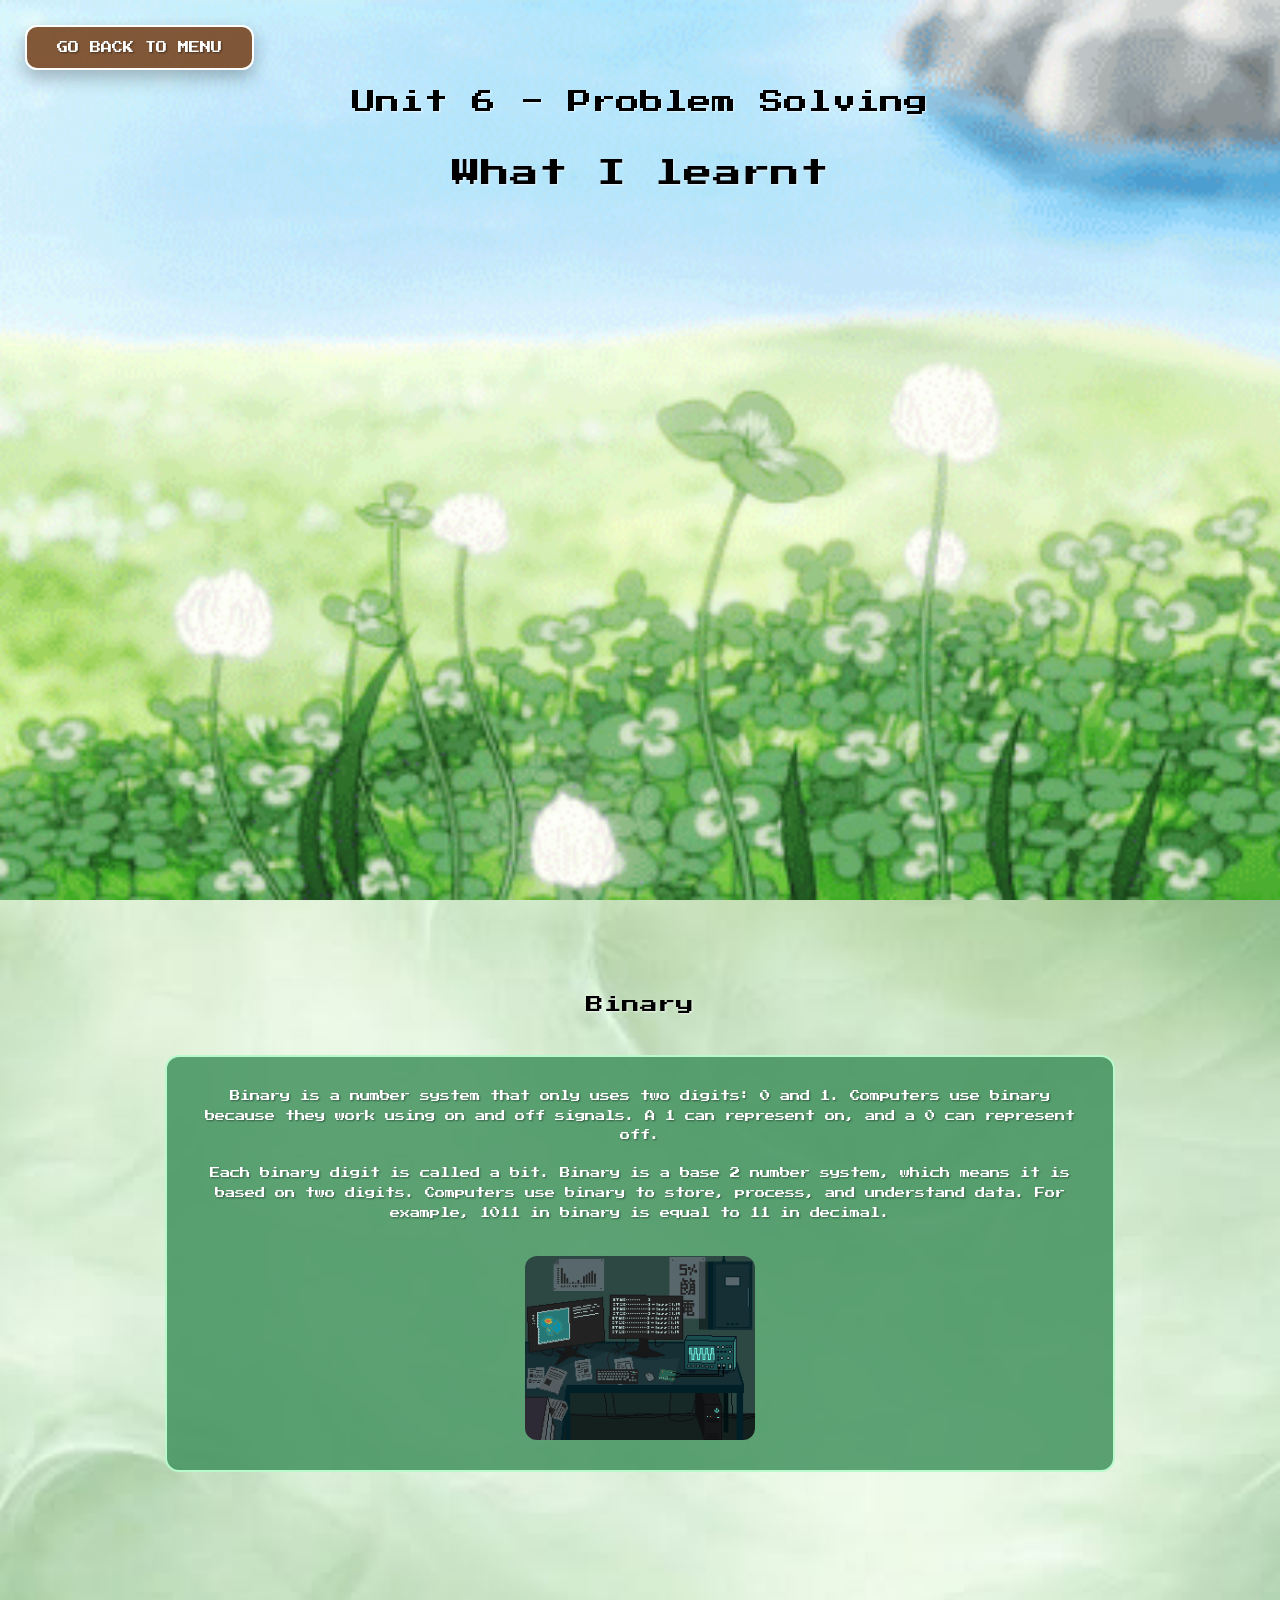
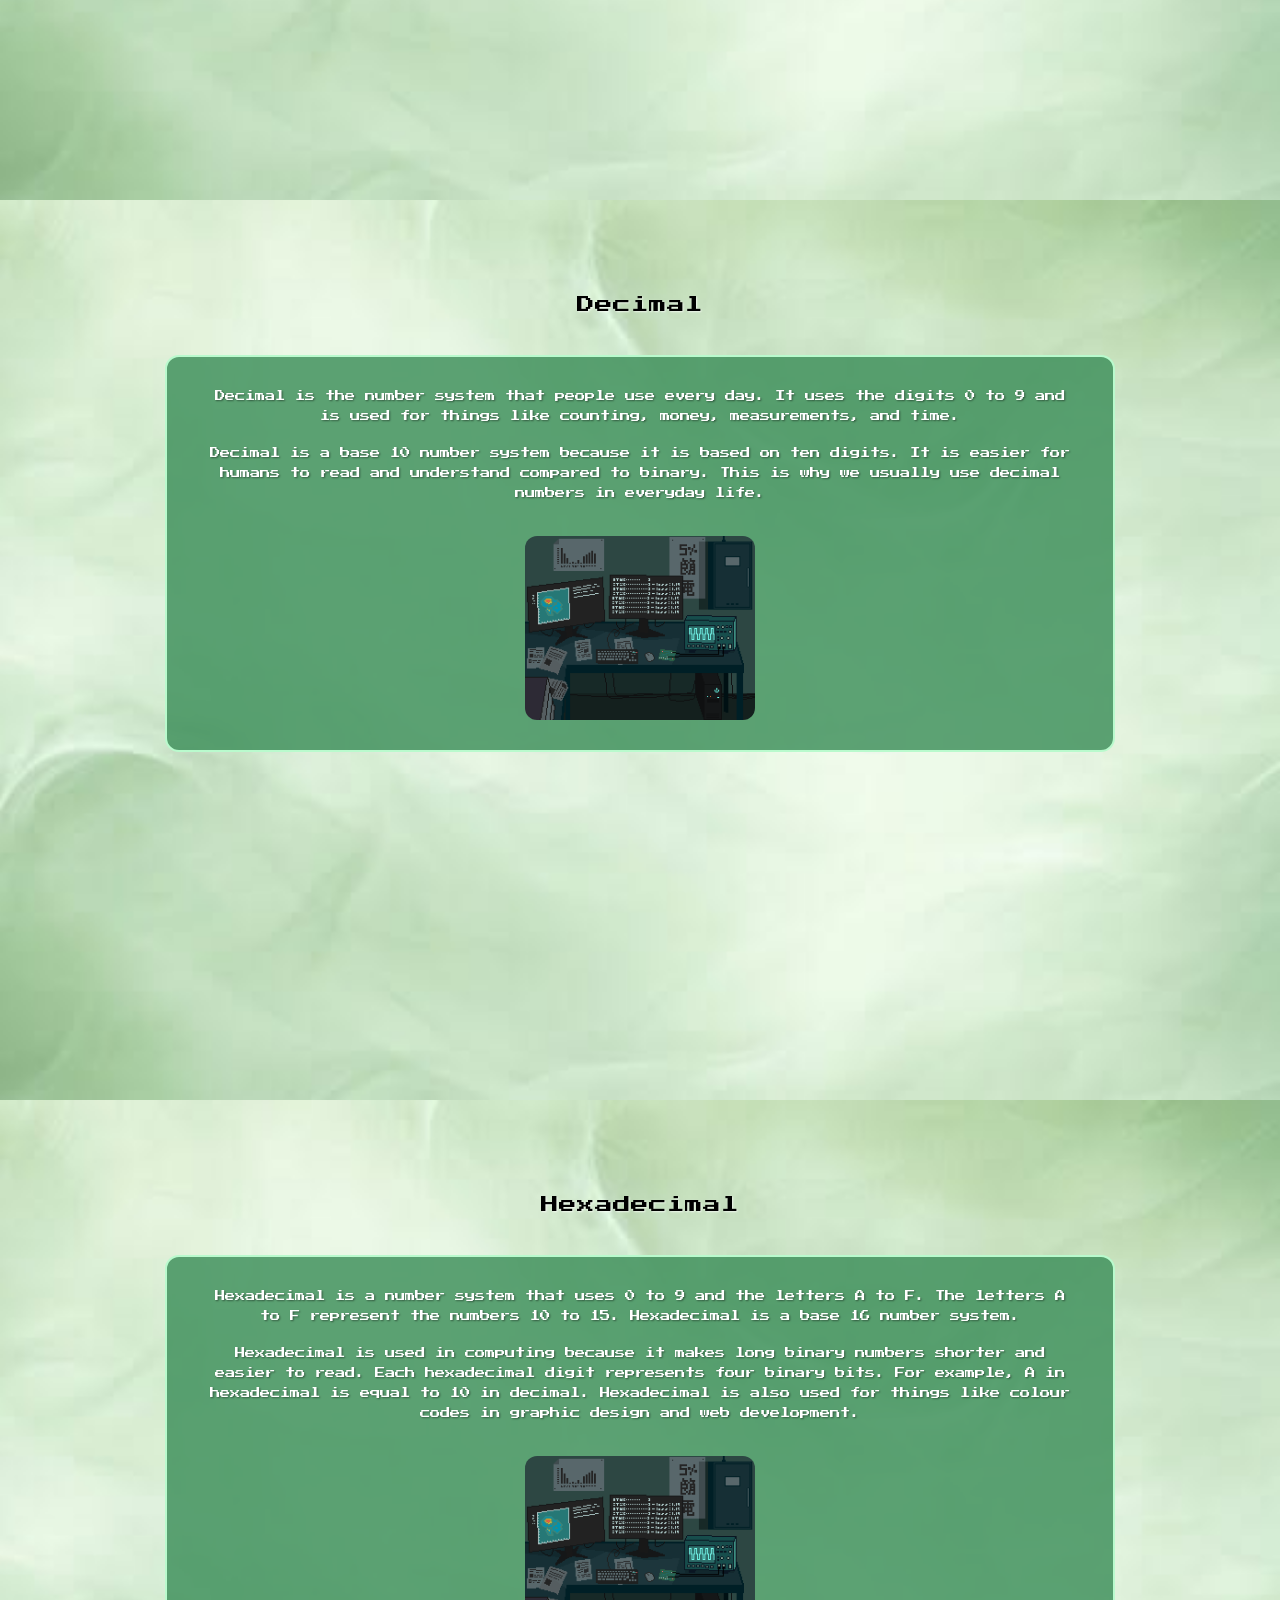
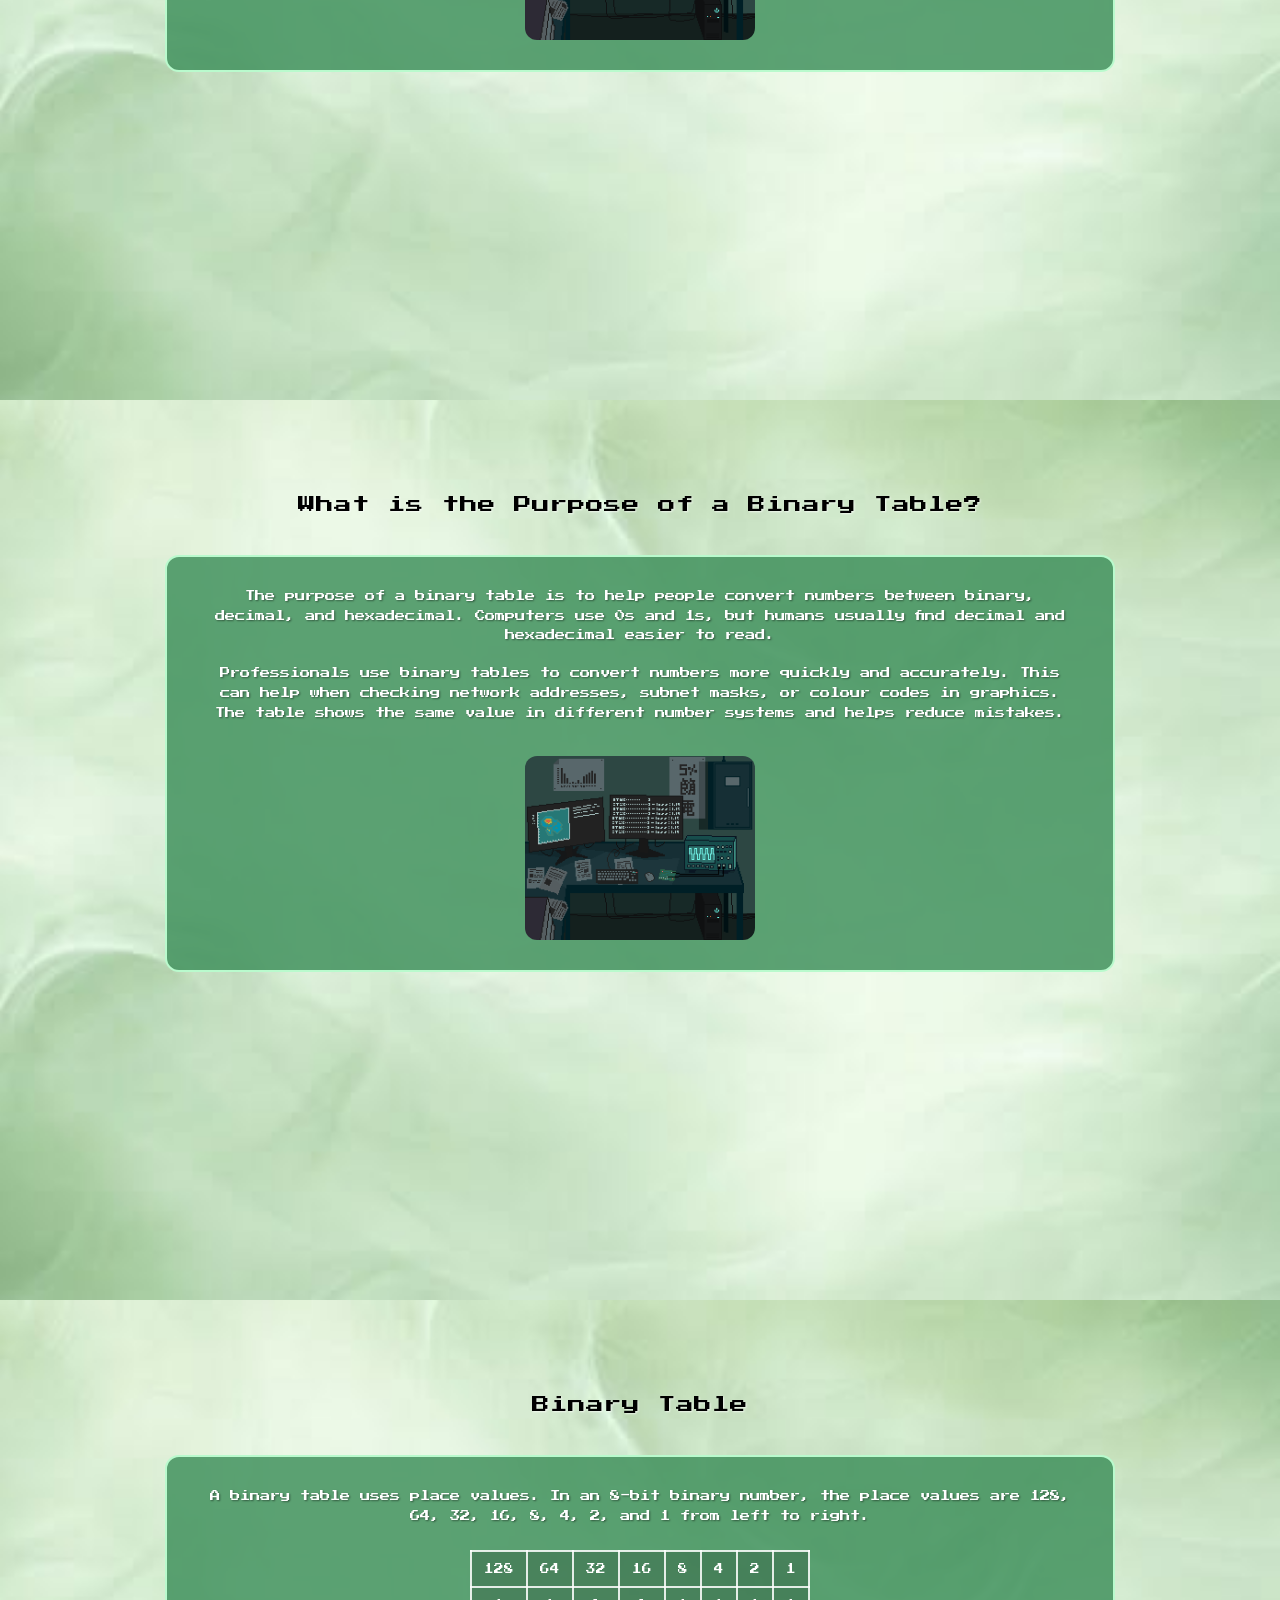
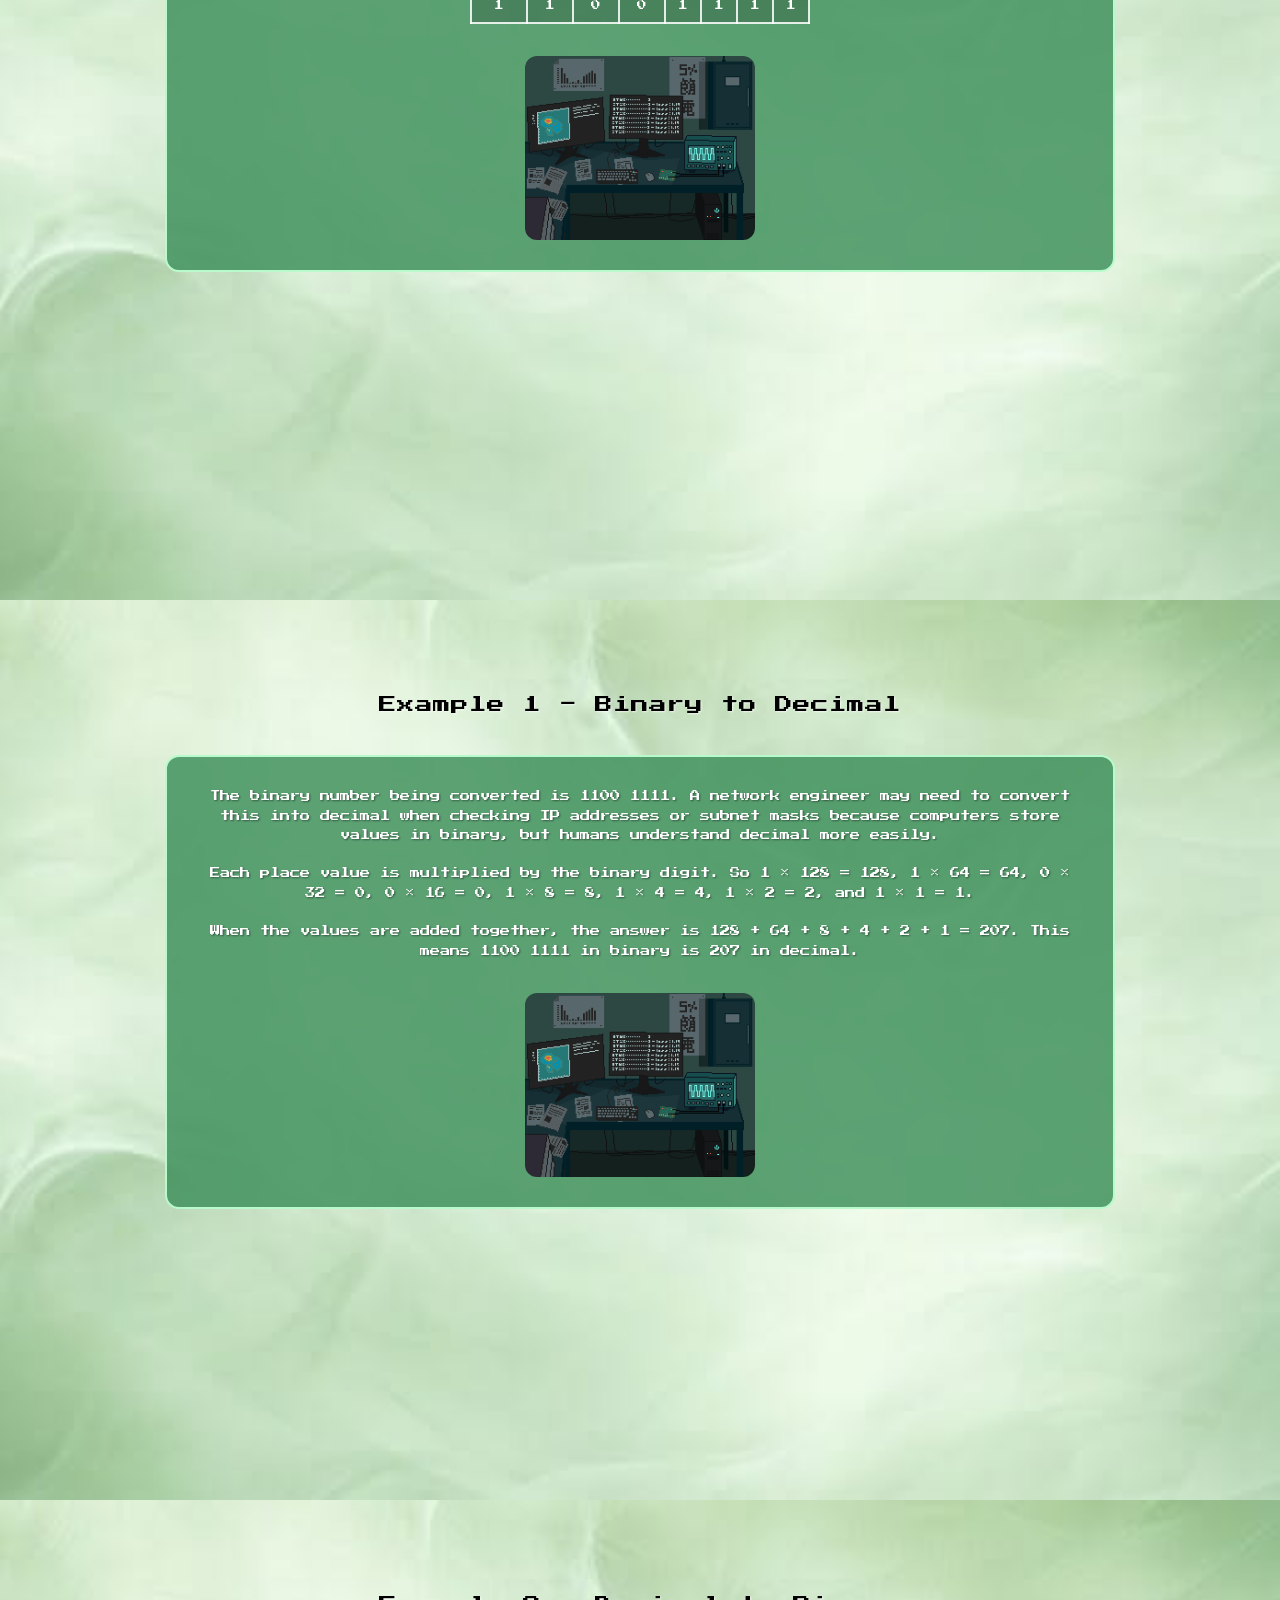
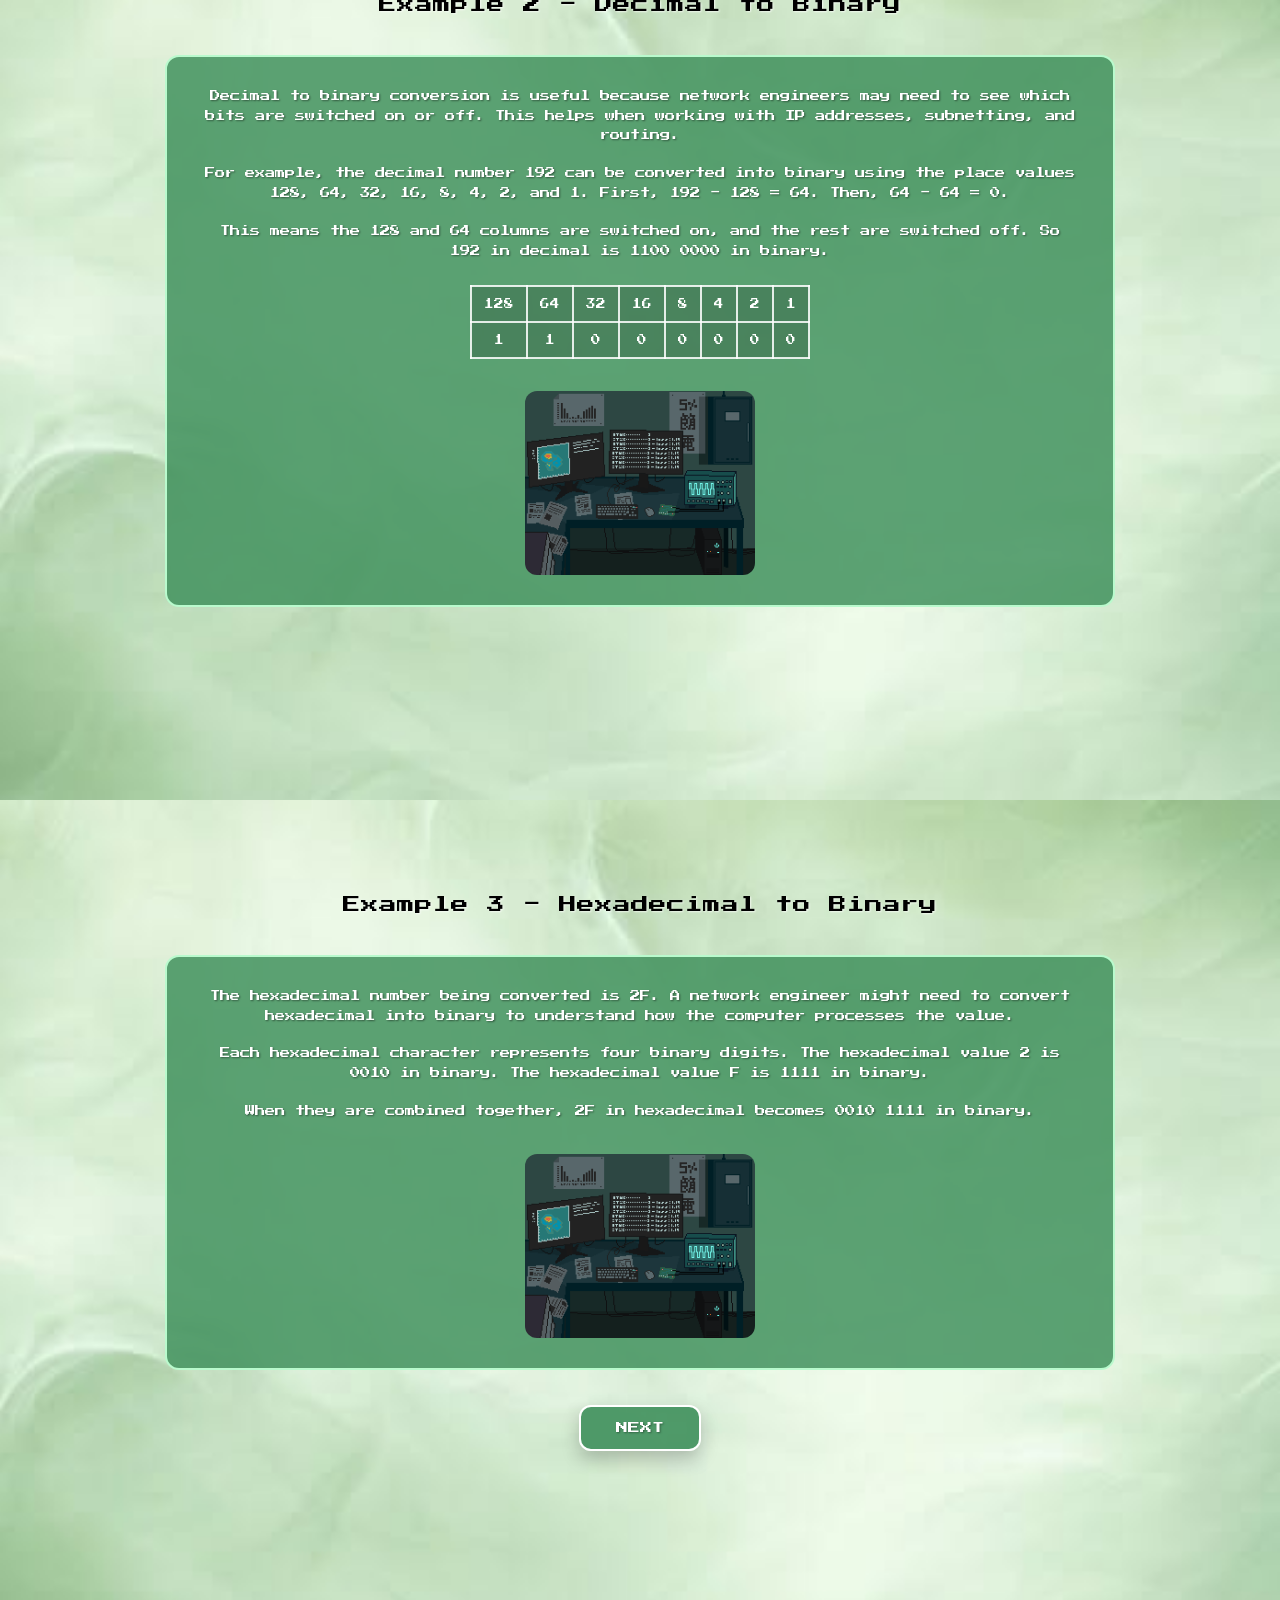
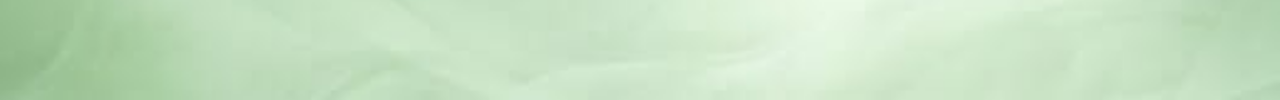
<file: unit6.html>
<!DOCTYPE html>
<html lang="en">
<head>
  <meta charset="UTF-8">
  <meta name="viewport" content="width=device-width, initial-scale=1.0">
  <title>Unit 6 - Problem Solving</title>
  <link rel="icon" type="image/jpeg" href="%20.jpg">
  <link rel="preconnect" href="https://fonts.googleapis.com">
  <link rel="preconnect" href="https://fonts.gstatic.com" crossorigin>
  <link href="https://fonts.googleapis.com/css2?family=Press+Start+2P&family=Dancing+Script:wght@700&display=swap" rel="stylesheet">

  <style>
    html {
      scroll-behavior: smooth;
    }

    html,
    body {
      margin: 0;
      padding: 0;
      overflow-x: hidden;
      overflow-y: auto;
      height: auto;
      background: white;
    }

    .page1 {
      min-height: 100vh;
      background-image: url("White Flower.gif");
      background-size: cover;
      background-position: center;
      background-repeat: no-repeat;

      display: flex;
      flex-direction: column;
      justify-content: flex-start;
      align-items: center;

      padding: 90px 40px 40px;
      box-sizing: border-box;
      position: relative;
    }

    .top-left-menu-button {
      position: absolute;
      top: 25px;
      left: 25px;
      z-index: 10;
    }

    .info-page {
      min-height: 100vh;
      background-image: url("Green.jpg");
      background-size: cover;
      background-position: center;
      background-repeat: no-repeat;
      background-attachment: fixed;

      display: flex;
      flex-direction: column;
      justify-content: flex-start;
      align-items: center;

      padding: 90px 40px 40px;
      box-sizing: border-box;
    }

    .main-title {
      font-family: 'Press Start 2P', cursive;
      margin: 0;
      text-align: center;
      font-weight: normal;
      color: black;
      text-shadow: 1px 1px 2px rgba(255, 255, 255, 0.7);
    }

    .learn-heading {
      font-family: 'Press Start 2P', cursive;
      font-size: 1.8rem;
      color: black;
      font-weight: normal;
      text-align: center;
      margin: 45px 0 25px 0;
      text-shadow: 1px 1px 2px rgba(255, 255, 255, 0.7);
    }

    .page-title {
      font-family: 'Press Start 2P', cursive;
      font-size: 1.1rem;
      color: black;
      font-weight: normal;
      text-align: center;
      line-height: 1.7;
      margin: 0 0 35px 0;
      max-width: 1000px;
      text-shadow: 1px 1px 2px rgba(255, 255, 255, 0.7);
    }

    .green-box {
      max-width: 950px;
      background-color: rgba(64, 145, 92, 0.84);
      border: 2px solid rgba(190, 255, 210, 0.95);
      border-radius: 14px;
      padding: 30px 35px;
      box-sizing: border-box;
      backdrop-filter: blur(2px);
      transition: transform 0.4s ease, box-shadow 0.4s ease, background-color 0.4s ease;
    }

    .green-box:hover {
      transform: translateY(-6px);
      box-shadow: 0 12px 28px rgba(0, 0, 0, 0.28);
      background-color: rgba(64, 145, 92, 0.92);
    }

    .box-text {
      font-family: 'Press Start 2P', cursive;
      font-size: 0.65rem;
      color: white;
      line-height: 1.9;
      text-align: center;
      margin: 0;
      text-shadow: 1px 1px 2px rgba(0, 0, 0, 0.45);
    }

    .box-text + .box-text {
      margin-top: 18px;
    }

    .binary-table {
      margin: 24px auto 0;
      border-collapse: collapse;
      font-family: 'Press Start 2P', cursive;
      font-size: 0.6rem;
      color: white;
      text-align: center;
    }

    .binary-table td {
      border: 2px solid rgba(255, 255, 255, 0.85);
      padding: 12px;
      background-color: rgba(0, 0, 0, 0.18);
    }

    .topic-icon {
      display: block;
      max-width: 230px;
      height: auto;
      margin: 32px auto 0;
      border-radius: 12px;
      transition: transform 0.35s ease, filter 0.35s ease;
    }

    .topic-icon:hover {
      transform: scale(1.08) translateY(-4px);
      filter: brightness(1.1);
    }

    .button-row {
      display: flex;
      justify-content: center;
      align-items: center;
      gap: 18px;
      flex-wrap: wrap;
      margin-top: 35px;
    }

    .topic-next-button {
      display: inline-block;
      padding: 15px 35px;
      font-family: 'Press Start 2P', cursive;
      font-size: 0.75rem;
      color: white;
      background-color: rgba(64, 145, 92, 0.9);
      border: 2px solid white;
      border-radius: 12px;
      text-decoration: none;
      text-shadow: 1px 1px 2px rgba(0, 0, 0, 0.35);
      box-shadow: 0 8px 18px rgba(0, 0, 0, 0.22);
      transition: transform 0.25s ease, box-shadow 0.25s ease, background-color 0.25s ease;
      animation: nextPulse 1.3s infinite ease-in-out;
    }

    .topic-next-button:hover {
      transform: scale(1.08);
      background-color: rgba(40, 125, 70, 0.95);
      box-shadow: 0 12px 25px rgba(0, 0, 0, 0.3);
    }

    .menu-back-button {
      display: inline-block;
      padding: 15px 30px;
      font-family: 'Press Start 2P', cursive;
      font-size: 0.7rem;
      color: white;
      background-color: rgba(120, 72, 35, 0.9);
      border: 2px solid white;
      border-radius: 12px;
      text-decoration: none;
      text-shadow: 1px 1px 2px rgba(0, 0, 0, 0.45);
      box-shadow: 0 8px 18px rgba(0, 0, 0, 0.25);
      animation: brownFlash 1s infinite ease-in-out;
      transition: transform 0.25s ease, box-shadow 0.25s ease, background-color 0.25s ease;
    }

    .menu-back-button:hover {
      transform: scale(1.08);
      background-color: rgba(150, 90, 45, 0.95);
      box-shadow: 0 12px 25px rgba(0, 0, 0, 0.35);
    }

    .menu-back-button:active,
    .topic-next-button:active {
      transform: scale(0.95);
    }

    @keyframes brownFlash {
      0%, 100% {
        opacity: 1;
      }

      50% {
        opacity: 0.7;
      }
    }

    @keyframes nextPulse {
      0%, 100% {
        opacity: 1;
      }

      50% {
        opacity: 0.75;
      }
    }

    .scroll-reveal {
      opacity: 0;
      transform: translateY(45px);
      transition: opacity 0.8s ease, transform 0.8s ease;
    }

    .scroll-reveal.show {
      opacity: 1;
      transform: translateY(0);
    }

    @media (max-width: 900px) {
      .top-left-menu-button {
        top: 15px;
        left: 15px;
      }

      .page1,
      .info-page {
        padding: 55px 24px 35px;
      }

      .info-page {
        background-attachment: scroll;
      }

      .learn-heading {
        font-size: 1.3rem;
      }

      .page-title {
        font-size: 0.85rem;
      }

      .box-text {
        font-size: 0.55rem;
      }

      .green-box {
        padding: 24px;
      }

      .binary-table {
        font-size: 0.45rem;
      }

      .binary-table td {
        padding: 8px;
      }

      .topic-icon {
        max-width: 170px;
      }

      .topic-next-button,
      .menu-back-button {
        font-size: 0.58rem;
        padding: 13px 20px;
      }
    }
  </style>
</head>

<body>

  <section class="page1 scroll-reveal">
    <a href="index.html" class="menu-back-button top-left-menu-button">GO BACK TO MENU</a>

    <h1 class="main-title">Unit 6 - Problem Solving</h1>
    <h2 class="learn-heading">What I learnt</h2>
  </section>

  <section class="info-page scroll-reveal">
    <h3 class="page-title">Binary</h3>

    <div class="green-box">
      <p class="box-text">
        Binary is a number system that only uses two digits: 0 and 1. Computers use binary because they work using on and off signals. A 1 can represent on, and a 0 can represent off.
      </p>

      <p class="box-text">
        Each binary digit is called a bit. Binary is a base 2 number system, which means it is based on two digits. Computers use binary to store, process, and understand data. For example, 1011 in binary is equal to 11 in decimal.
      </p>

      <img src="Icon for hardware.gif" alt="Problem Solving Icon" class="topic-icon">
    </div>
  </section>

  <section class="info-page scroll-reveal">
    <h3 class="page-title">Decimal</h3>

    <div class="green-box">
      <p class="box-text">
        Decimal is the number system that people use every day. It uses the digits 0 to 9 and is used for things like counting, money, measurements, and time.
      </p>

      <p class="box-text">
        Decimal is a base 10 number system because it is based on ten digits. It is easier for humans to read and understand compared to binary. This is why we usually use decimal numbers in everyday life.
      </p>

      <img src="Icon for hardware.gif" alt="Problem Solving Icon" class="topic-icon">
    </div>
  </section>

  <section class="info-page scroll-reveal">
    <h3 class="page-title">Hexadecimal</h3>

    <div class="green-box">
      <p class="box-text">
        Hexadecimal is a number system that uses 0 to 9 and the letters A to F. The letters A to F represent the numbers 10 to 15. Hexadecimal is a base 16 number system.
      </p>

      <p class="box-text">
        Hexadecimal is used in computing because it makes long binary numbers shorter and easier to read. Each hexadecimal digit represents four binary bits. For example, A in hexadecimal is equal to 10 in decimal. Hexadecimal is also used for things like colour codes in graphic design and web development.
      </p>

      <img src="Icon for hardware.gif" alt="Problem Solving Icon" class="topic-icon">
    </div>
  </section>

  <section class="info-page scroll-reveal">
    <h3 class="page-title">What is the Purpose of a Binary Table?</h3>

    <div class="green-box">
      <p class="box-text">
        The purpose of a binary table is to help people convert numbers between binary, decimal, and hexadecimal. Computers use 0s and 1s, but humans usually find decimal and hexadecimal easier to read.
      </p>

      <p class="box-text">
        Professionals use binary tables to convert numbers more quickly and accurately. This can help when checking network addresses, subnet masks, or colour codes in graphics. The table shows the same value in different number systems and helps reduce mistakes.
      </p>

      <img src="Icon for hardware.gif" alt="Problem Solving Icon" class="topic-icon">
    </div>
  </section>

  <section class="info-page scroll-reveal">
    <h3 class="page-title">Binary Table</h3>

    <div class="green-box">
      <p class="box-text">
        A binary table uses place values. In an 8-bit binary number, the place values are 128, 64, 32, 16, 8, 4, 2, and 1 from left to right.
      </p>

      <table class="binary-table">
        <tr>
          <td>128</td>
          <td>64</td>
          <td>32</td>
          <td>16</td>
          <td>8</td>
          <td>4</td>
          <td>2</td>
          <td>1</td>
        </tr>
        <tr>
          <td>1</td>
          <td>1</td>
          <td>0</td>
          <td>0</td>
          <td>1</td>
          <td>1</td>
          <td>1</td>
          <td>1</td>
        </tr>
      </table>

      <img src="Icon for hardware.gif" alt="Problem Solving Icon" class="topic-icon">
    </div>
  </section>

  <section class="info-page scroll-reveal">
    <h3 class="page-title">Example 1 - Binary to Decimal</h3>

    <div class="green-box">
      <p class="box-text">
        The binary number being converted is 1100 1111. A network engineer may need to convert this into decimal when checking IP addresses or subnet masks because computers store values in binary, but humans understand decimal more easily.
      </p>

      <p class="box-text">
        Each place value is multiplied by the binary digit. So 1 × 128 = 128, 1 × 64 = 64, 0 × 32 = 0, 0 × 16 = 0, 1 × 8 = 8, 1 × 4 = 4, 1 × 2 = 2, and 1 × 1 = 1.
      </p>

      <p class="box-text">
        When the values are added together, the answer is 128 + 64 + 8 + 4 + 2 + 1 = 207. This means 1100 1111 in binary is 207 in decimal.
      </p>

      <img src="Icon for hardware.gif" alt="Problem Solving Icon" class="topic-icon">
    </div>
  </section>

  <section class="info-page scroll-reveal">
    <h3 class="page-title">Example 2 - Decimal to Binary</h3>

    <div class="green-box">
      <p class="box-text">
        Decimal to binary conversion is useful because network engineers may need to see which bits are switched on or off. This helps when working with IP addresses, subnetting, and routing.
      </p>

      <p class="box-text">
        For example, the decimal number 192 can be converted into binary using the place values 128, 64, 32, 16, 8, 4, 2, and 1. First, 192 - 128 = 64. Then, 64 - 64 = 0.
      </p>

      <p class="box-text">
        This means the 128 and 64 columns are switched on, and the rest are switched off. So 192 in decimal is 1100 0000 in binary.
      </p>

      <table class="binary-table">
        <tr>
          <td>128</td>
          <td>64</td>
          <td>32</td>
          <td>16</td>
          <td>8</td>
          <td>4</td>
          <td>2</td>
          <td>1</td>
        </tr>
        <tr>
          <td>1</td>
          <td>1</td>
          <td>0</td>
          <td>0</td>
          <td>0</td>
          <td>0</td>
          <td>0</td>
          <td>0</td>
        </tr>
      </table>

      <img src="Icon for hardware.gif" alt="Problem Solving Icon" class="topic-icon">
    </div>
  </section>

  <section class="info-page scroll-reveal">
    <h3 class="page-title">Example 3 - Hexadecimal to Binary</h3>

    <div class="green-box">
      <p class="box-text">
        The hexadecimal number being converted is 2F. A network engineer might need to convert hexadecimal into binary to understand how the computer processes the value.
      </p>

      <p class="box-text">
        Each hexadecimal character represents four binary digits. The hexadecimal value 2 is 0010 in binary. The hexadecimal value F is 1111 in binary.
      </p>

      <p class="box-text">
        When they are combined together, 2F in hexadecimal becomes 0010 1111 in binary.
      </p>

      <img src="Icon for hardware.gif" alt="Problem Solving Icon" class="topic-icon">
    </div>

    <div class="button-row">
      <a href="unit7.html" class="topic-next-button">NEXT</a>
    </div>
  </section>

  <script>
    const revealElements = document.querySelectorAll('.scroll-reveal');

    function revealOnScroll() {
      revealElements.forEach((element) => {
        const elementTop = element.getBoundingClientRect().top;
        const windowHeight = window.innerHeight;

        if (elementTop < windowHeight - 100) {
          element.classList.add('show');
        }
      });
    }

    window.addEventListener('scroll', revealOnScroll);
    window.addEventListener('load', revealOnScroll);
  </script>

</body>
</html>
</file>
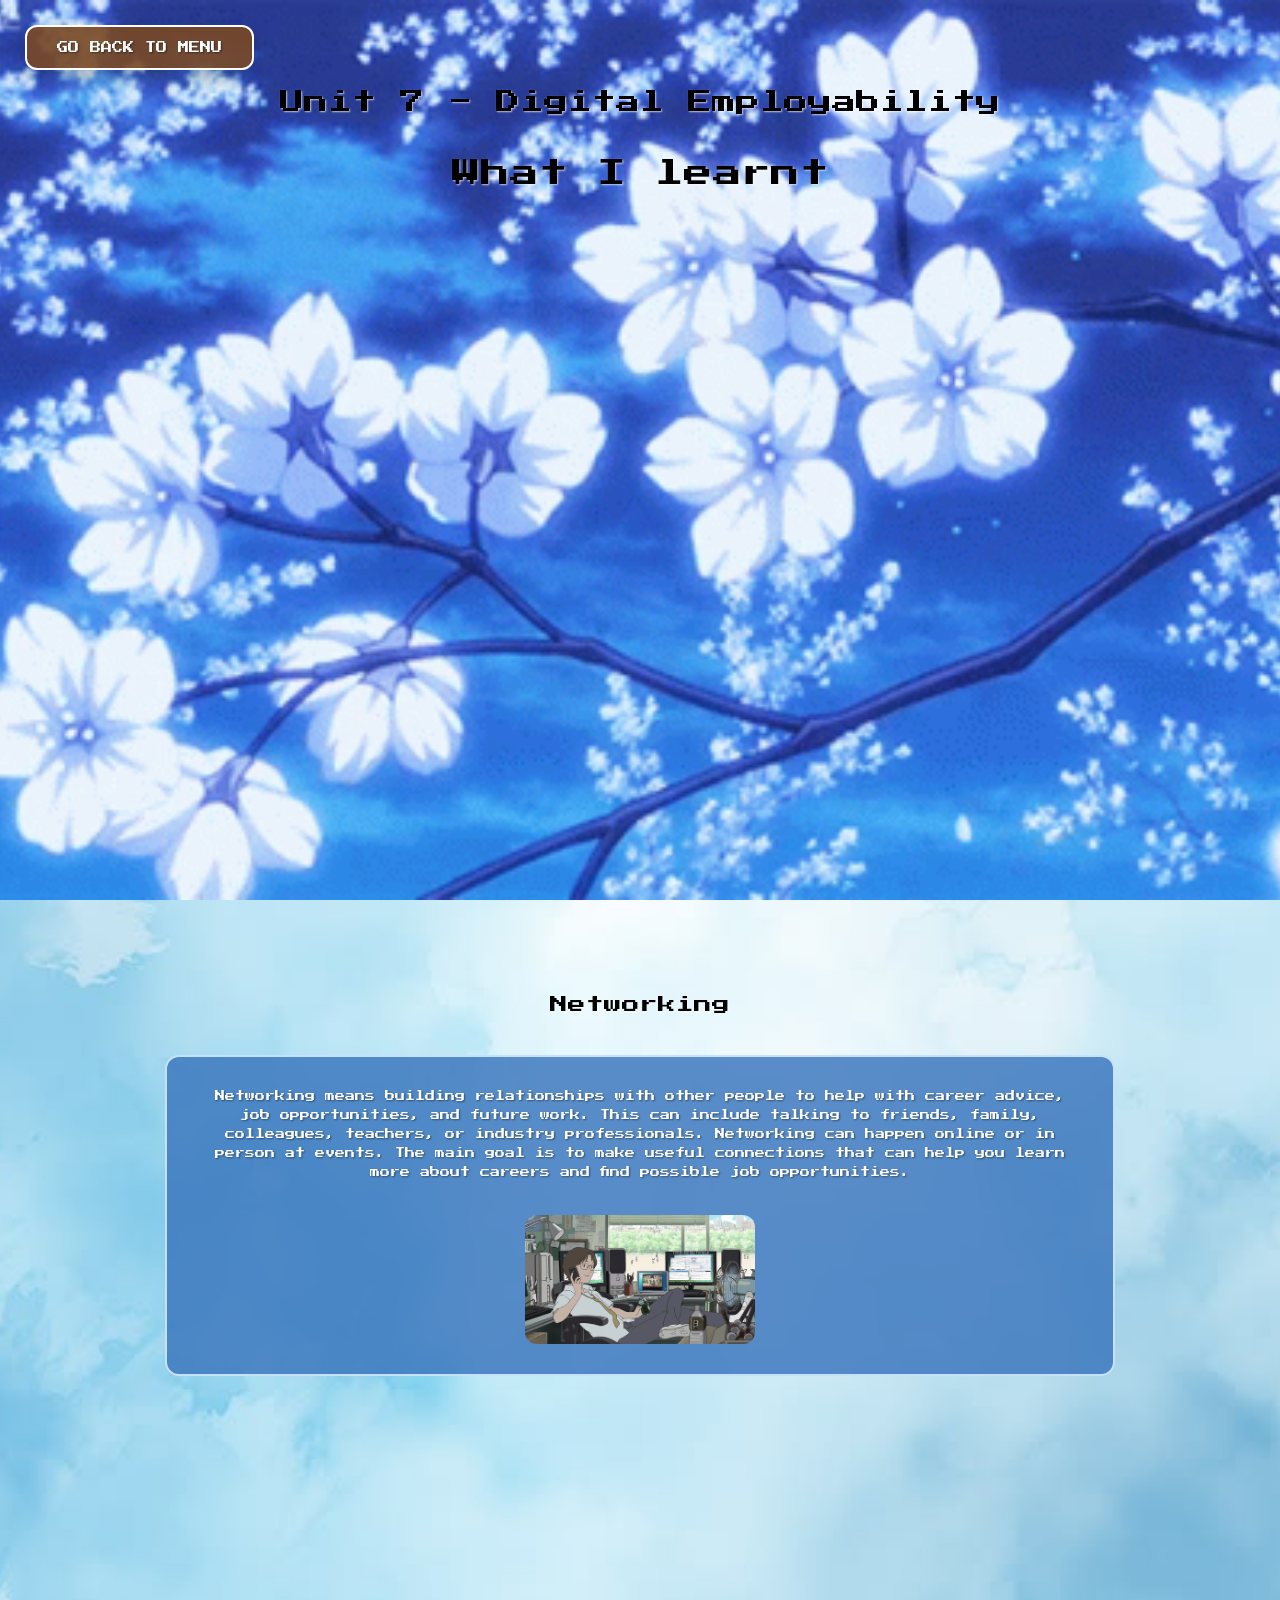
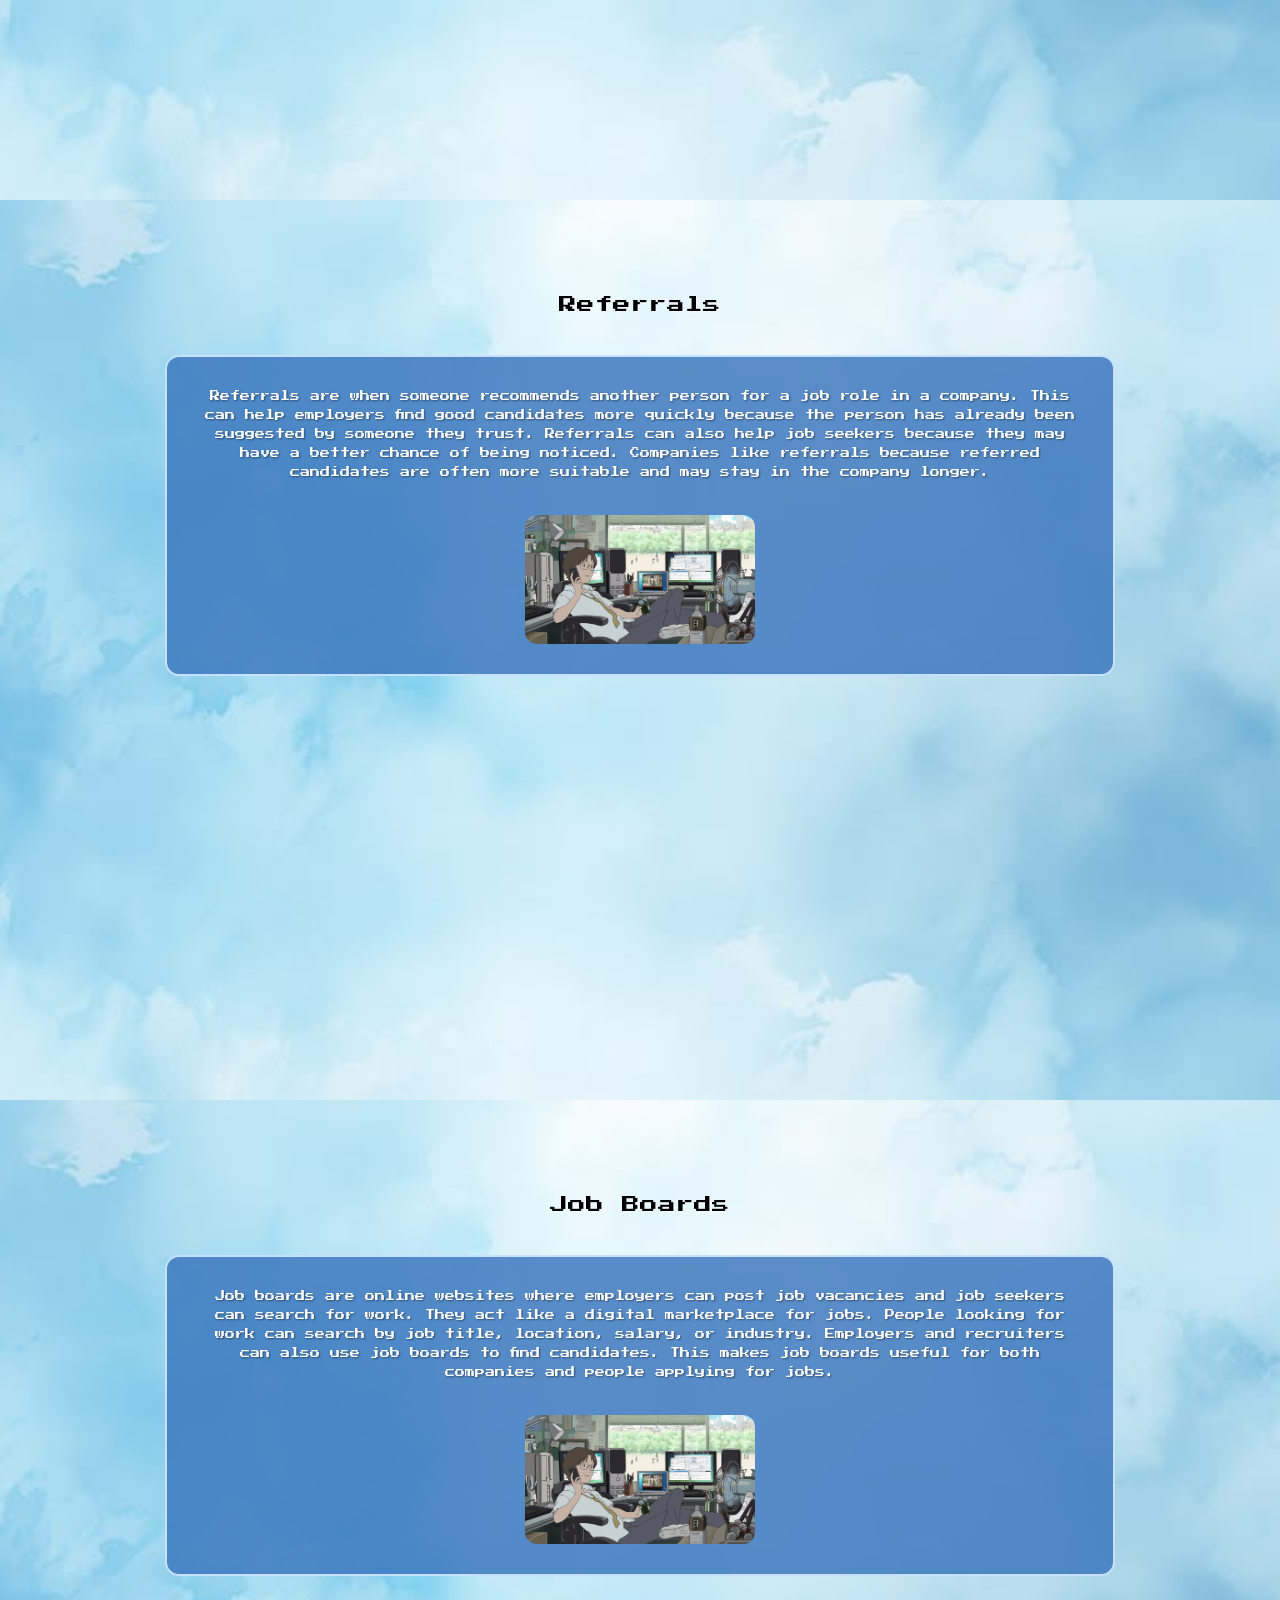
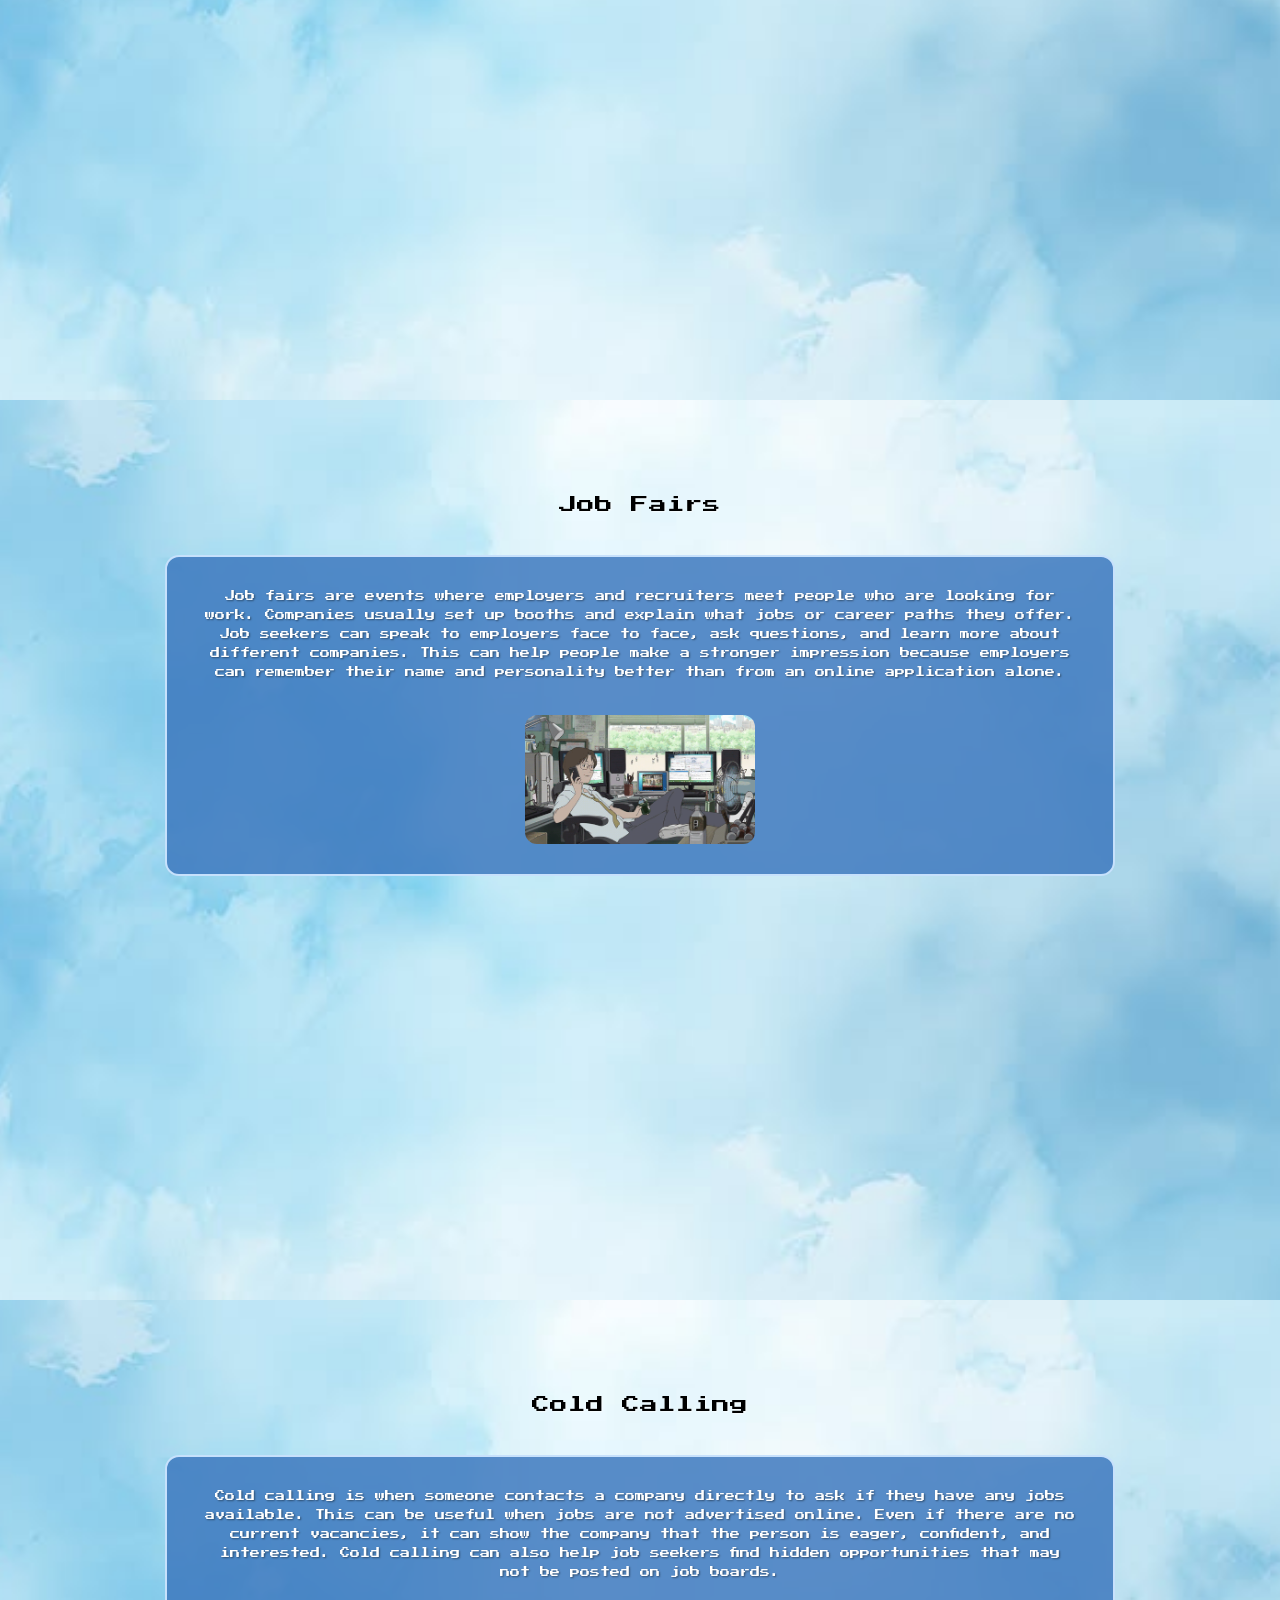
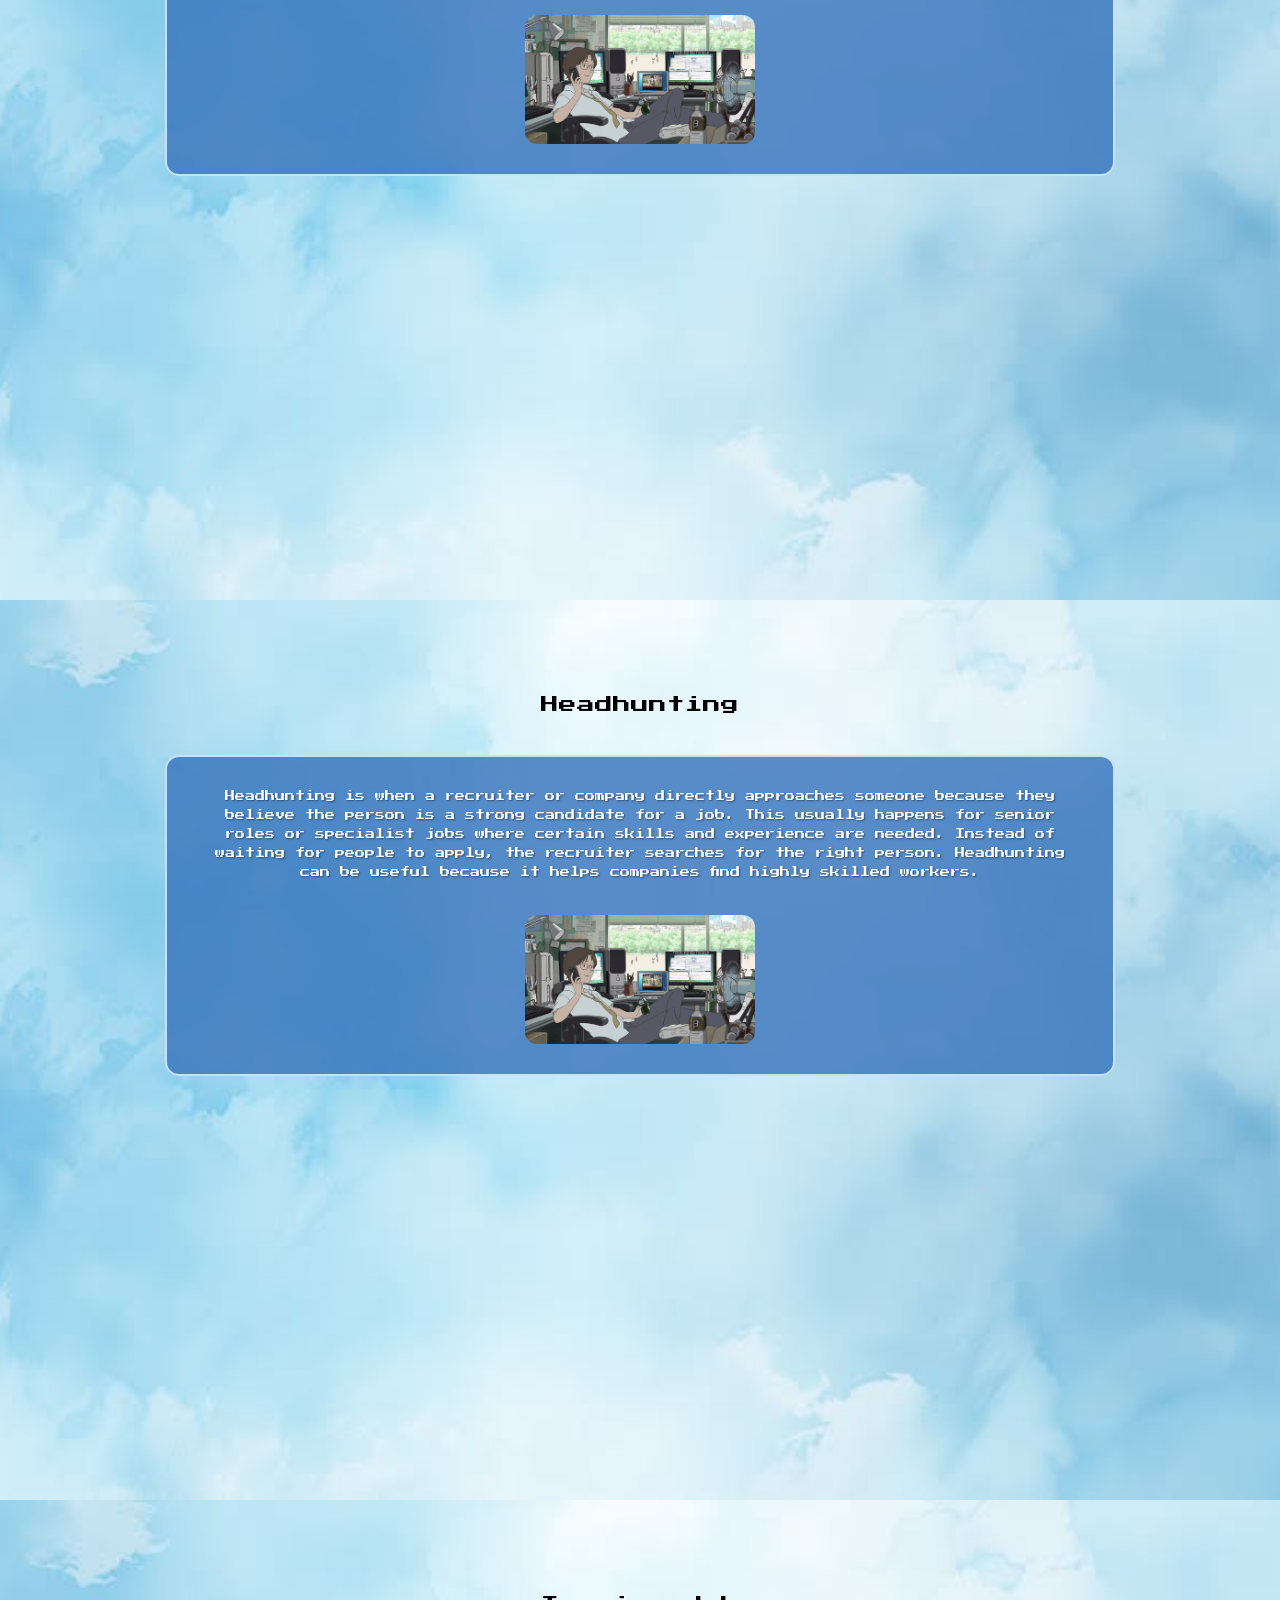
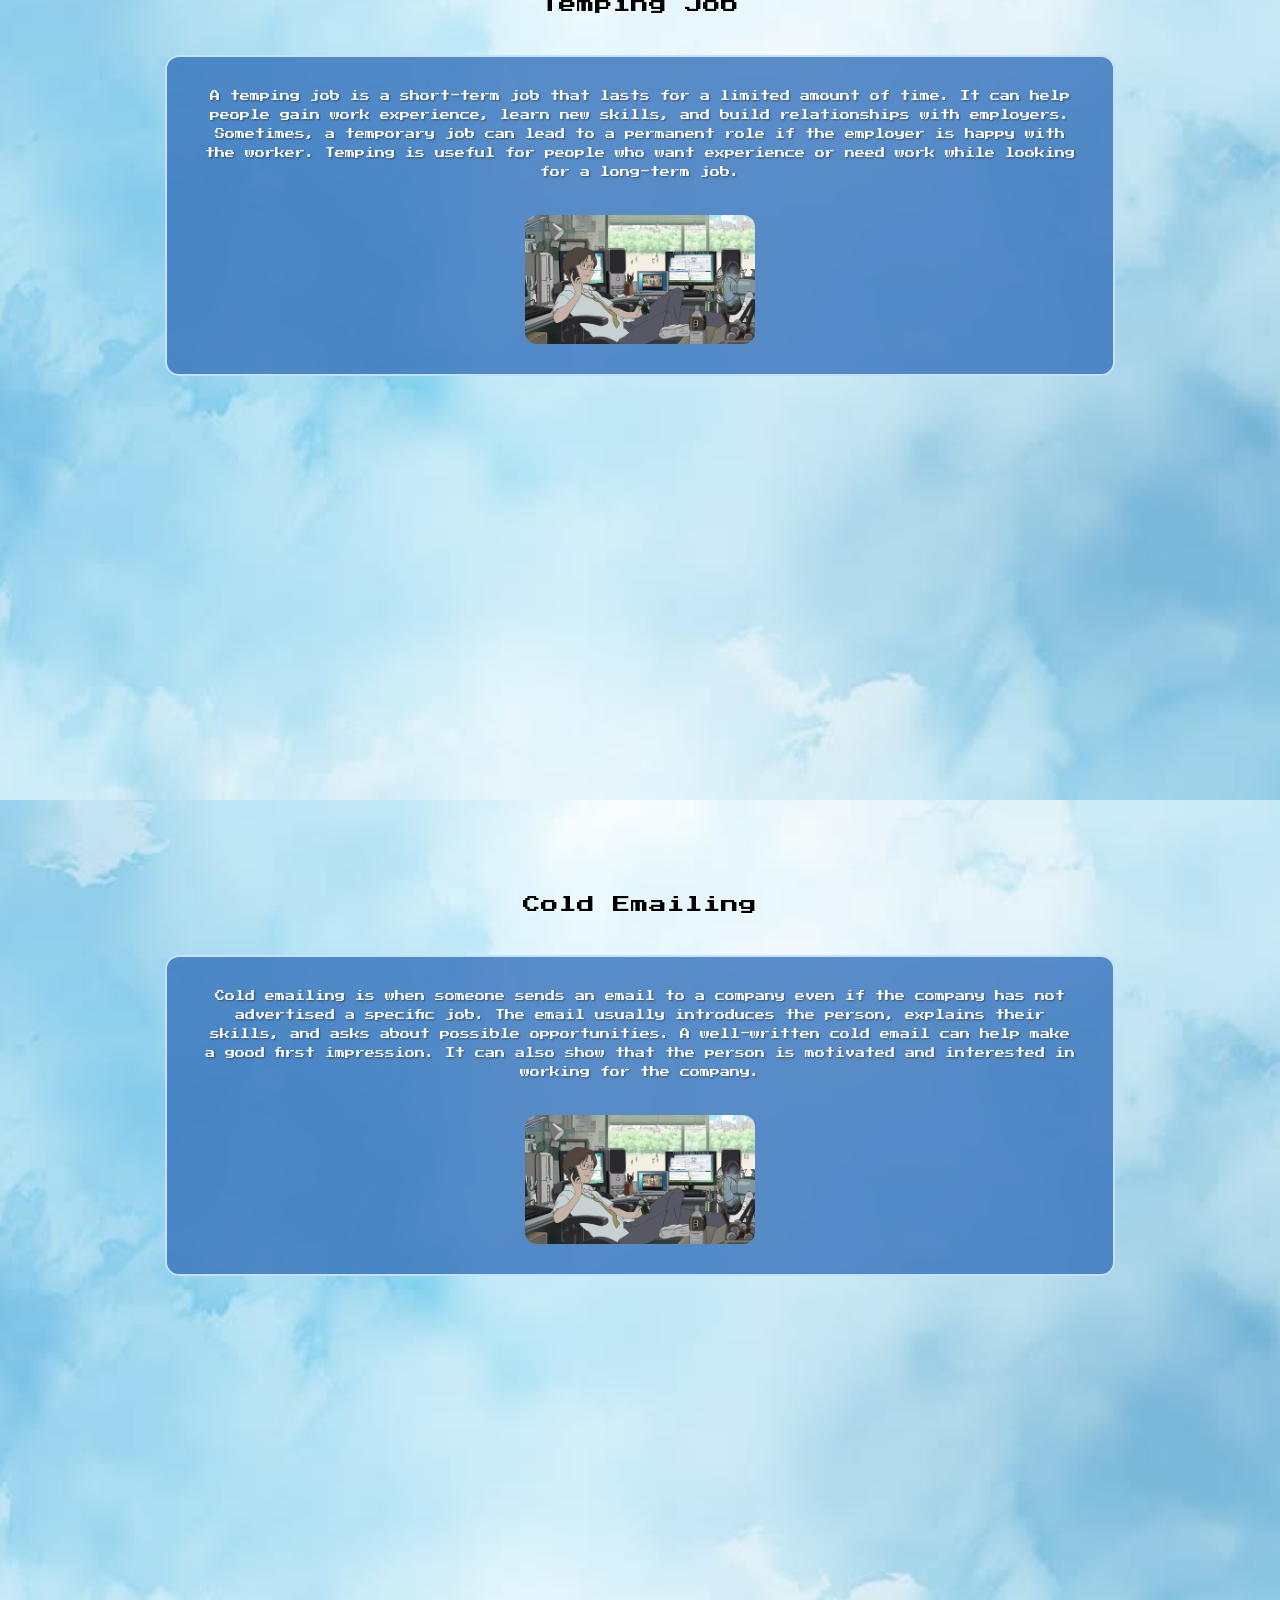
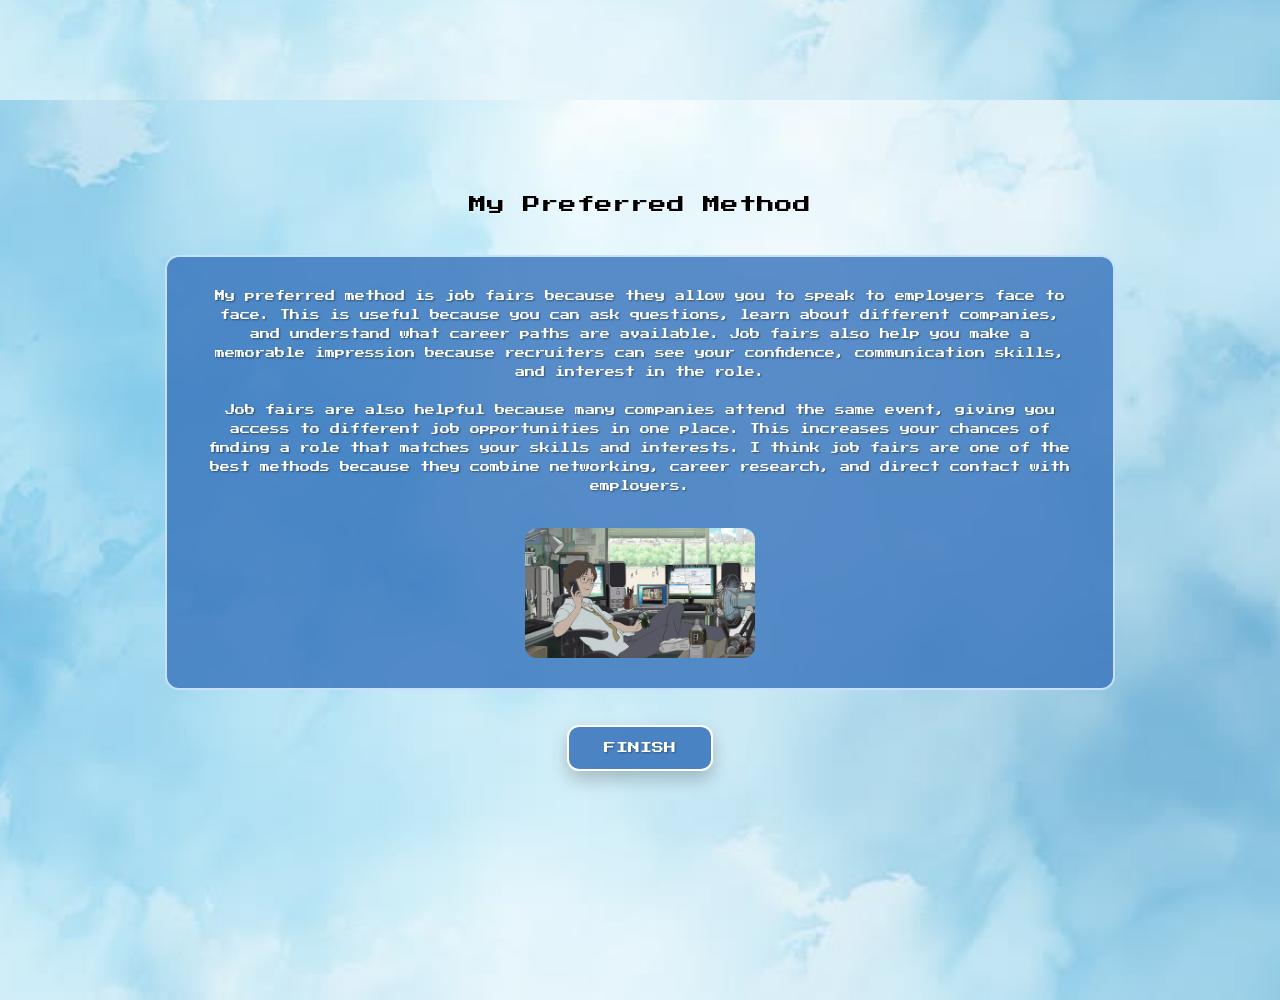
<file: unit7.html>
<!DOCTYPE html>
<html lang="en">
<head>
  <meta charset="UTF-8">
  <meta name="viewport" content="width=device-width, initial-scale=1.0">
  <title>Unit 7 - Digital Employability</title>
  <link rel="icon" type="image/jpeg" href="%20.jpg">
  <link rel="preconnect" href="https://fonts.googleapis.com">
  <link rel="preconnect" href="https://fonts.gstatic.com" crossorigin>
  <link href="https://fonts.googleapis.com/css2?family=Press+Start+2P&family=Dancing+Script:wght@700&display=swap" rel="stylesheet">

  <style>
    html {
      scroll-behavior: smooth;
    }

    html,
    body {
      margin: 0;
      padding: 0;
      overflow-x: hidden;
      overflow-y: auto;
      height: auto;
      background: white;
    }

    .page1 {
      min-height: 100vh;
      background-image: url("Blue Flower Gif.gif");
      background-size: cover;
      background-position: center;
      background-repeat: no-repeat;

      display: flex;
      flex-direction: column;
      justify-content: flex-start;
      align-items: center;

      padding: 90px 40px 40px;
      box-sizing: border-box;
      position: relative;
    }

    .top-left-menu-button {
      position: absolute;
      top: 25px;
      left: 25px;
      z-index: 10;
    }

    .info-page {
      min-height: 100vh;
      background-image: url("Blue Flower.jpg");
      background-size: cover;
      background-position: center;
      background-repeat: no-repeat;
      background-attachment: fixed;

      display: flex;
      flex-direction: column;
      justify-content: flex-start;
      align-items: center;

      padding: 90px 40px 40px;
      box-sizing: border-box;
    }

    .main-title {
      font-family: 'Press Start 2P', cursive;
      margin: 0;
      text-align: center;
      font-weight: normal;
      color: black;
      text-shadow: 1px 1px 2px rgba(255, 255, 255, 0.7);
    }

    .learn-heading {
      font-family: 'Press Start 2P', cursive;
      font-size: 1.8rem;
      color: black;
      font-weight: normal;
      text-align: center;
      margin: 45px 0 25px 0;
      text-shadow: 1px 1px 2px rgba(255, 255, 255, 0.7);
    }

    .page-title {
      font-family: 'Press Start 2P', cursive;
      font-size: 1.1rem;
      color: black;
      font-weight: normal;
      text-align: center;
      line-height: 1.7;
      margin: 0 0 35px 0;
      max-width: 1000px;
      text-shadow: 1px 1px 2px rgba(255, 255, 255, 0.7);
    }

    .blue-box {
      max-width: 950px;
      background-color: rgba(60, 120, 190, 0.84);
      border: 2px solid rgba(205, 230, 255, 0.95);
      border-radius: 14px;
      padding: 30px 35px;
      box-sizing: border-box;
      backdrop-filter: blur(2px);
      transition: transform 0.4s ease, box-shadow 0.4s ease, background-color 0.4s ease;
    }

    .blue-box:hover {
      transform: translateY(-6px);
      box-shadow: 0 12px 28px rgba(0, 0, 0, 0.28);
      background-color: rgba(60, 120, 190, 0.92);
    }

    .box-text {
      font-family: 'Press Start 2P', cursive;
      font-size: 0.63rem;
      color: white;
      line-height: 1.9;
      text-align: center;
      margin: 0;
      text-shadow: 1px 1px 2px rgba(0, 0, 0, 0.45);
    }

    .box-text + .box-text {
      margin-top: 18px;
    }

    .topic-icon {
      display: block;
      max-width: 230px;
      height: auto;
      margin: 32px auto 0;
      border-radius: 12px;
      transition: transform 0.35s ease, filter 0.35s ease;
    }

    .topic-icon:hover {
      transform: scale(1.08) translateY(-4px);
      filter: brightness(1.1);
    }

    .button-row {
      display: flex;
      justify-content: center;
      align-items: center;
      gap: 18px;
      flex-wrap: wrap;
      margin-top: 35px;
    }

    .topic-next-button {
      display: inline-block;
      padding: 15px 35px;
      font-family: 'Press Start 2P', cursive;
      font-size: 0.75rem;
      color: white;
      background-color: rgba(60, 120, 190, 0.9);
      border: 2px solid white;
      border-radius: 12px;
      text-decoration: none;
      text-shadow: 1px 1px 2px rgba(0, 0, 0, 0.35);
      box-shadow: 0 8px 18px rgba(0, 0, 0, 0.22);
      transition: transform 0.25s ease, box-shadow 0.25s ease, background-color 0.25s ease;
      animation: nextPulse 1.3s infinite ease-in-out;
    }

    .topic-next-button:hover {
      transform: scale(1.08);
      background-color: rgba(40, 95, 170, 0.95);
      box-shadow: 0 12px 25px rgba(0, 0, 0, 0.3);
    }

    .menu-back-button {
      display: inline-block;
      padding: 15px 30px;
      font-family: 'Press Start 2P', cursive;
      font-size: 0.7rem;
      color: white;
      background-color: rgba(120, 72, 35, 0.9);
      border: 2px solid white;
      border-radius: 12px;
      text-decoration: none;
      text-shadow: 1px 1px 2px rgba(0, 0, 0, 0.45);
      box-shadow: 0 8px 18px rgba(0, 0, 0, 0.25);
      animation: brownFlash 1s infinite ease-in-out;
      transition: transform 0.25s ease, box-shadow 0.25s ease, background-color 0.25s ease;
    }

    .menu-back-button:hover {
      transform: scale(1.08);
      background-color: rgba(150, 90, 45, 0.95);
      box-shadow: 0 12px 25px rgba(0, 0, 0, 0.35);
    }

    .menu-back-button:active,
    .topic-next-button:active {
      transform: scale(0.95);
    }

    @keyframes brownFlash {
      0%, 100% {
        opacity: 1;
      }

      50% {
        opacity: 0.7;
      }
    }

    @keyframes nextPulse {
      0%, 100% {
        opacity: 1;
      }

      50% {
        opacity: 0.75;
      }
    }

    .scroll-reveal {
      opacity: 0;
      transform: translateY(45px);
      transition: opacity 0.8s ease, transform 0.8s ease;
    }

    .scroll-reveal.show {
      opacity: 1;
      transform: translateY(0);
    }

    @media (max-width: 900px) {
      .top-left-menu-button {
        top: 15px;
        left: 15px;
      }

      .page1,
      .info-page {
        padding: 55px 24px 35px;
      }

      .info-page {
        background-attachment: scroll;
      }

      .learn-heading {
        font-size: 1.3rem;
      }

      .page-title {
        font-size: 0.85rem;
      }

      .box-text {
        font-size: 0.55rem;
      }

      .blue-box {
        padding: 24px;
      }

      .topic-icon {
        max-width: 170px;
      }

      .topic-next-button,
      .menu-back-button {
        font-size: 0.58rem;
        padding: 13px 20px;
      }
    }
  </style>
</head>

<body>

  <section class="page1 scroll-reveal">
    <a href="index.html" class="menu-back-button top-left-menu-button">GO BACK TO MENU</a>

    <h1 class="main-title">Unit 7 - Digital Employability</h1>
    <h2 class="learn-heading">What I learnt</h2>
  </section>

  <section class="info-page scroll-reveal">
    <h3 class="page-title">Networking</h3>

    <div class="blue-box">
      <p class="box-text">
        Networking means building relationships with other people to help with career advice, job opportunities, and future work. This can include talking to friends, family, colleagues, teachers, or industry professionals. Networking can happen online or in person at events. The main goal is to make useful connections that can help you learn more about careers and find possible job opportunities.
      </p>

      <img src="Job.gif" alt="Job Icon" class="topic-icon">
    </div>
  </section>

  <section class="info-page scroll-reveal">
    <h3 class="page-title">Referrals</h3>

    <div class="blue-box">
      <p class="box-text">
        Referrals are when someone recommends another person for a job role in a company. This can help employers find good candidates more quickly because the person has already been suggested by someone they trust. Referrals can also help job seekers because they may have a better chance of being noticed. Companies like referrals because referred candidates are often more suitable and may stay in the company longer.
      </p>

      <img src="Job.gif" alt="Job Icon" class="topic-icon">
    </div>
  </section>

  <section class="info-page scroll-reveal">
    <h3 class="page-title">Job Boards</h3>

    <div class="blue-box">
      <p class="box-text">
        Job boards are online websites where employers can post job vacancies and job seekers can search for work. They act like a digital marketplace for jobs. People looking for work can search by job title, location, salary, or industry. Employers and recruiters can also use job boards to find candidates. This makes job boards useful for both companies and people applying for jobs.
      </p>

      <img src="Job.gif" alt="Job Icon" class="topic-icon">
    </div>
  </section>

  <section class="info-page scroll-reveal">
    <h3 class="page-title">Job Fairs</h3>

    <div class="blue-box">
      <p class="box-text">
        Job fairs are events where employers and recruiters meet people who are looking for work. Companies usually set up booths and explain what jobs or career paths they offer. Job seekers can speak to employers face to face, ask questions, and learn more about different companies. This can help people make a stronger impression because employers can remember their name and personality better than from an online application alone.
      </p>

      <img src="Job.gif" alt="Job Icon" class="topic-icon">
    </div>
  </section>

  <section class="info-page scroll-reveal">
    <h3 class="page-title">Cold Calling</h3>

    <div class="blue-box">
      <p class="box-text">
        Cold calling is when someone contacts a company directly to ask if they have any jobs available. This can be useful when jobs are not advertised online. Even if there are no current vacancies, it can show the company that the person is eager, confident, and interested. Cold calling can also help job seekers find hidden opportunities that may not be posted on job boards.
      </p>

      <img src="Job.gif" alt="Job Icon" class="topic-icon">
    </div>
  </section>

  <section class="info-page scroll-reveal">
    <h3 class="page-title">Headhunting</h3>

    <div class="blue-box">
      <p class="box-text">
        Headhunting is when a recruiter or company directly approaches someone because they believe the person is a strong candidate for a job. This usually happens for senior roles or specialist jobs where certain skills and experience are needed. Instead of waiting for people to apply, the recruiter searches for the right person. Headhunting can be useful because it helps companies find highly skilled workers.
      </p>

      <img src="Job.gif" alt="Job Icon" class="topic-icon">
    </div>
  </section>

  <section class="info-page scroll-reveal">
    <h3 class="page-title">Temping Job</h3>

    <div class="blue-box">
      <p class="box-text">
        A temping job is a short-term job that lasts for a limited amount of time. It can help people gain work experience, learn new skills, and build relationships with employers. Sometimes, a temporary job can lead to a permanent role if the employer is happy with the worker. Temping is useful for people who want experience or need work while looking for a long-term job.
      </p>

      <img src="Job.gif" alt="Job Icon" class="topic-icon">
    </div>
  </section>

  <section class="info-page scroll-reveal">
    <h3 class="page-title">Cold Emailing</h3>

    <div class="blue-box">
      <p class="box-text">
        Cold emailing is when someone sends an email to a company even if the company has not advertised a specific job. The email usually introduces the person, explains their skills, and asks about possible opportunities. A well-written cold email can help make a good first impression. It can also show that the person is motivated and interested in working for the company.
      </p>

      <img src="Job.gif" alt="Job Icon" class="topic-icon">
    </div>
  </section>

  <section class="info-page scroll-reveal">
    <h3 class="page-title">My Preferred Method</h3>

    <div class="blue-box">
      <p class="box-text">
        My preferred method is job fairs because they allow you to speak to employers face to face. This is useful because you can ask questions, learn about different companies, and understand what career paths are available. Job fairs also help you make a memorable impression because recruiters can see your confidence, communication skills, and interest in the role.
      </p>

      <p class="box-text">
        Job fairs are also helpful because many companies attend the same event, giving you access to different job opportunities in one place. This increases your chances of finding a role that matches your skills and interests. I think job fairs are one of the best methods because they combine networking, career research, and direct contact with employers.
      </p>

      <img src="Job.gif" alt="Job Icon" class="topic-icon">
    </div>

    <div class="button-row">
      <a href="index.html" class="topic-next-button">FINISH</a>
    </div>
  </section>

  <script>
    const revealElements = document.querySelectorAll('.scroll-reveal');

    function revealOnScroll() {
      revealElements.forEach((element) => {
        const elementTop = element.getBoundingClientRect().top;
        const windowHeight = window.innerHeight;

        if (elementTop < windowHeight - 100) {
          element.classList.add('show');
        }
      });
    }

    window.addEventListener('scroll', revealOnScroll);
    window.addEventListener('load', revealOnScroll);
  </script>

</body>
</html>
</file>
<file: style.css>
*, *::before, *::after {
  box-sizing: border-box;
  margin: 0;
  padding: 0;
}
/* I got lazy commenting :D */
body {
  background: #f5edd6;
  color: #4a2e1a;
  overflow-x: hidden;
}

dot-bg {
  background-color: #f5edd6;
  background-image: radial-gradient(circle, rgba(200,169,126,0.45) 1px, transparent 1px);
  background-size: 16px 16px;
}

#start-screen {
  position: fixed;
  inset: 0;
  display: flex;
  flex-direction: column;
  align-items: center;
  justify-content: center;
  z-index: 100;
  transition: opacity 0.85s ease, visibility 0.85s ease;
}

#start-screen.fade-out {
  opacity: 0;
  visibility: hidden;
}

.start-title {
  font-family: 'Dancing Script', cursive;
  font-size: clamp(3.5rem, 10vw, 7rem);
  color: #6b4c2a;
  text-shadow: 3px 3px 0 #c8a97e, 7px 7px 0 rgba(107, 76, 42, 0.18);
  letter-spacing: 2px;
  margin-bottom: 0.4rem;
  animation: float 3.2s ease-in-out infinite;
}

@keyframes float {
  0%, 100% { transform: translateY(0); }
  50%       { transform: translateY(-7px); }
}

.start-tagline {
  font-family: 'Press Start 2P', 'Courier New', monospace;
  font-size: 0.5rem;
  color: #c8a97e;
  letter-spacing: 4px;
  margin-bottom: 3.5rem;
}

#start-btn {
  font-family: 'Press Start 2P', 'Courier New', monospace;
  font-size: 1rem;
  color: #fff8f0;
  background: #6b4c2a;
  border: 4px solid #c8a97e;
  padding: 1rem 2.6rem;
  cursor: pointer;
  outline: none;
  image-rendering: pixelated;
  animation: blink 1.4s step-start infinite;
  box-shadow: 5px 5px 0 #3d2010, 0 0 0 2px #e8d5b7;
  transition: background 0.12s, box-shadow 0.12s, transform 0.1s;
}

#start-btn:hover {
  background: #8b6040;
  box-shadow: 5px 5px 0 #3d2010, 0 0 22px rgba(200,169,126,0.65), 0 0 0 2px #e8d5b7;
  transform: translateY(-2px);
  animation: none;
  opacity: 1;
}

#start-btn:active {
  transform: translateY(2px);
  box-shadow: 2px 2px 0 #3d2010, 0 0 0 2px #e8d5b7;
}

@keyframes blink {
  0%, 40%  { opacity: 1; }
  50%, 90% { opacity: 0.12; }
  100%     { opacity: 1; }
}

deсo {
  position: absolute;
  pointer-events: none;
  user-select: none;
  font-family: 'Press Start 2P', 'Courier New', monospace;
}

deсo-cup {
  font-size: 2rem;
  animation: wobble 2.6s ease-in-out infinite;
}

deсo-star {
  color: #c8a97e;
  font-size: 1.1rem;
  animation: twinkle 2.2s ease-in-out infinite;
}

@keyframes wobble {
  0%, 100% { transform: rotate(-6deg) scale(1); }
  50%      { transform: rotate(6deg)  scale(1.05); }
}

@keyframes twinkle {
  0%, 100% { opacity: 0.35; transform: scale(0.9); }
  50%      { opacity: 1;    transform: scale(1.25); }
}

#portfolio {
  min-height: 100vh;
  padding-bottom: 5rem;
  opacity: 0;
  transition: opacity 0.85s ease;
}

#portfolio.visible {
  opacity: 1;
}

nav {
  background: #e8d5b7;
  border-bottom: 4px solid #c8a97e;
  padding: 0.6rem 2rem;
  display: flex;
  align-items: center;
  justify-content: space-between;
  flex-wrap: wrap;
  gap: 0.75rem;
  position: sticky;
  top: 0;
  z-index: 10;
}

.nav-title {
  font-family: 'Dancing Script', cursive;
  font-size: 2.2rem;
  color: #6b4c2a;
  text-shadow: 2px 2px 0 rgba(200,169,126,0.4);
  display: flex;
  align-items: center;
  gap: 0.5rem;
}

.nav-mascot {
  width: 38px;
  height: 38px;
  object-fit: cover;
  image-rendering: pixelated;
  border-radius: 6px;
  border: 2px solid #c8a97e;
  flex-shrink: 0;
}

.nav-links a {
  font-family: 'Press Start 2P', 'Courier New', monospace;
  font-size: 0.55rem;
  color: #6b4c2a;
  text-decoration: none;
  padding: 0.45rem 0.8rem;
  border: 2px solid transparent;
  transition: border-color 0.18s, background 0.18s;
}

.nav-links a:hover {
  border-color: #c8a97e;
  background: #f5edd6;
}

main {
  padding: 0;
  max-width: 100%;
  margin: 0 auto;
}

.cafe-scene {
  width: 100%;
  height: 220px;
  overflow: hidden;
  display: block;
  line-height: 0;
}

.cafe-scene img {
  width: 100%;
  height: 100%;
  object-fit: cover;
  object-position: center;
  display: block;
  image-rendering: pixelated;
}

.welcome-card {
  background: #fdf6e3;
  border-bottom: 4px solid #c8a97e;
  padding: 1.5rem 2rem;
  text-align: center;
}

.welcome-title {
  font-family: 'Dancing Script', cursive;
  font-size: clamp(2rem, 5vw, 3rem);
  color: #6b4c2a;
  font-weight: 700;
  text-shadow: 2px 2px 0 rgba(200,169,126,0.4);
}

#menu {
  background: #fdf6e3;
  border: 4px solid #c8a97e;
  margin: 2.5rem auto;
  max-width: 900px;
  padding: 2rem 2.5rem 2.5rem;
  box-shadow: 6px 6px 0 rgba(200,169,126,0.55);
}

.section-title {
  font-family: 'Press Start 2P', 'Courier New', monospace;
  font-size: 1rem;
  color: #6b4c2a;
  margin-bottom: 1.5rem;
  padding-bottom: 0.75rem;
  border-bottom: 3px solid #c8a97e;
  text-align: center;
}

.menu-grid {
  display: grid;
  grid-template-columns: repeat(3, 1fr);
  gap: 1.5rem;
}

.menu-item-link {
  text-decoration: none;
}

.menu-item {
  background: #fff8f0;
  border: 4px solid #c8a97e;
  padding: 1.25rem 1rem;
  display: flex;
  flex-direction: column;
  align-items: center;
  gap: 0.75rem;
  box-shadow: 4px 4px 0 rgba(200,169,126,0.5);
  text-align: center;
  cursor: pointer;
  transition: box-shadow 0.18s, transform 0.1s;
}

.menu-item:hover {
  box-shadow: 4px 4px 0 rgba(200,169,126,0.5), 0 0 22px rgba(200,169,126,0.65);
  transform: translateY(-2px);
}

.menu-item img {
  width: 100px;
  height: 100px;
  object-fit: cover;
  image-rendering: pixelated;
  border: 2px solid #e8d5b7;
}

.menu-item-name {
  font-family: 'Press Start 2P', 'Courier New', monospace;
  font-size: 0.48rem;
  color: #4a2e1a;
  line-height: 2;
}

.menu-item-price {
  font-family: 'Press Start 2P', 'Courier New', monospace;
  font-size: 0.55rem;
  color: #8b6040;
}

.about-section {
  background: #fdf6e3;
  border: 4px solid #c8a97e;
  margin: 2.5rem auto;
  max-width: 900px;
  padding: 2rem 2.5rem;
  box-shadow: 6px 6px 0 rgba(200,169,126,0.55);
}

.about-inner {
  display: flex;
  align-items: center;
  gap: 2rem;
  flex-wrap: wrap;
}

.about-mascot {
  width: 110px;
  height: 110px;
  object-fit: cover;
  image-rendering: pixelated;
  border: 4px solid #c8a97e;
  border-radius: 8px;
  box-shadow: 4px 4px 0 rgba(200,169,126,0.5);
  flex-shrink: 0;
}

.about-text .section-title {
  margin-bottom: 1rem;
}

.about-text p {
  font-family: 'Press Start 2P', 'Courier New', monospace;
  font-size: 0.5rem;
  color: #4a2e1a;
  line-height: 2.4;
}

footer {
  text-align: center;
  padding: 2rem;
  font-family: 'Press Start 2P', 'Courier New', monospace;
  font-size: 0.5rem;
  color: #c8a97e;
  border-top: 3px solid #e8d5b7;
  margin-top: 2rem;
}

@media (max-width: 600px) {
  nav         { padding: 0.5rem 1rem; }
  .nav-title  { font-size: 1.8rem; }

  .cafe-scene { height: 140px; }

  #menu {
    margin: 1.5rem 1rem;
    padding: 1.5rem 1rem;
  }

  .menu-grid {
    grid-template-columns: 1fr;
  }

  .about-section {
    margin: 1.5rem 1rem;
    padding: 1.5rem 1rem;
  }

  .about-inner {
    flex-direction: column;
    align-items: center;
    text-align: center;
  }
}
</file>
